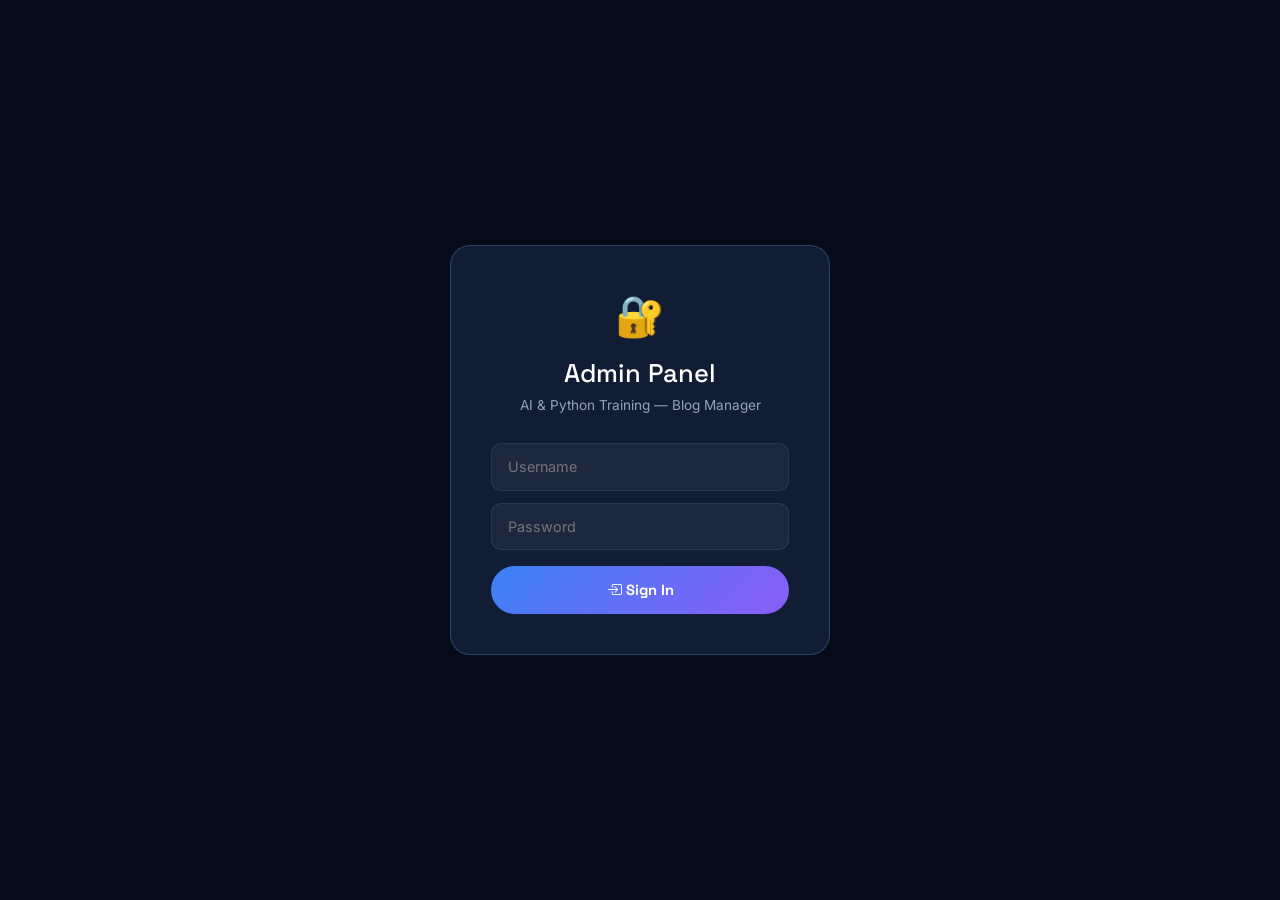
<file: admin.html>
<!DOCTYPE html>
<html lang="en">
<head>
  <script>(function(){var t=localStorage.getItem("dm")||"dark";document.documentElement.setAttribute("data-theme",t);})();</script>
<meta charset="UTF-8"/>
<meta name="viewport" content="width=device-width,initial-scale=1.0"/>
<title>Blog Admin — AI & Python Training</title>
<meta name="robots" content="noindex, nofollow"/>
<link href="https://cdn.jsdelivr.net/npm/bootstrap@5.3.3/dist/css/bootstrap.min.css" rel="stylesheet"/>
<link href="https://cdn.jsdelivr.net/npm/bootstrap-icons@1.11.3/font/bootstrap-icons.css" rel="stylesheet"/>
<link href="https://fonts.googleapis.com/css2?family=Inter:wght@400;500;600;700&family=Space+Grotesk:wght@600;700&family=JetBrains+Mono:wght@400&display=swap" rel="stylesheet"/>
<style>
:root{--bg:#060B18;--bg2:#0A1020;--card:#0D1526;--card2:#111D35;--brd:rgba(99,179,255,.12);--brd2:rgba(99,179,255,.25);--blue:#3B82F6;--blue2:#60A5FA;--purple:#8B5CF6;--green:#10B981;--green2:#34D399;--orange:#F59E0B;--red:#EF4444;--white:#fff;--text:#E2E8F0;--muted:#94A3B8;--dim:#475569;--g1:linear-gradient(135deg,#3B82F6,#8B5CF6);--r:10px;--r2:16px;--fn:'Inter',sans-serif;--fh:'Space Grotesk',sans-serif;--fm:'JetBrains Mono',monospace}
*{box-sizing:border-box;margin:0;padding:0}
body{font-family:var(--fn);background:var(--bg);color:var(--text);min-height:100vh}
/* LOGIN SCREEN */
#login-screen{position:fixed;inset:0;background:var(--bg);display:flex;align-items:center;justify-content:center;z-index:9999}
.login-box{background:var(--card2);border:1px solid var(--brd2);border-radius:20px;padding:40px;width:100%;max-width:380px;text-align:center}
.login-box h2{font-family:var(--fh);font-size:1.6rem;color:#fff;margin-bottom:6px}
.login-box p{color:var(--muted);font-size:.85rem;margin-bottom:28px}
.login-field{width:100%;background:rgba(255,255,255,.05);border:1.5px solid var(--brd);border-radius:var(--r);padding:12px 16px;color:#fff;font-size:.9rem;margin-bottom:12px;font-family:var(--fn);transition:border-color .2s}
.login-field:focus{outline:none;border-color:var(--blue)}
.login-btn{width:100%;background:var(--g1);border:none;border-radius:50px;padding:13px;color:#fff;font-family:var(--fh);font-size:.92rem;font-weight:700;cursor:pointer;margin-top:4px;transition:.2s}
.login-btn:hover{opacity:.9}
.login-err{color:var(--red);font-size:.8rem;margin-top:8px;display:none}
/* ADMIN LAYOUT */
#admin-panel{display:none}
.admin-header{background:var(--card2);border-bottom:1px solid var(--brd);padding:14px 24px;display:flex;align-items:center;justify-content:space-between;position:sticky;top:0;z-index:100}
.admin-brand{font-family:var(--fh);font-size:1.1rem;font-weight:700;color:#fff;display:flex;align-items:center;gap:8px}
.admin-nav{display:flex;gap:6px}
.anav-btn{padding:7px 16px;border-radius:50px;border:1px solid var(--brd);background:transparent;color:var(--muted);font-size:.8rem;font-weight:600;cursor:pointer;transition:.2s}
.anav-btn:hover,.anav-btn.active{background:var(--g1);border-color:transparent;color:#fff}
.admin-body{display:flex;min-height:calc(100vh - 57px)}
.sidebar{width:240px;background:var(--bg2);border-right:1px solid var(--brd);padding:20px 14px;flex-shrink:0}
.sidebar-item{display:flex;align-items:center;gap:9px;padding:10px 13px;border-radius:var(--r);font-size:.85rem;font-weight:500;color:var(--muted);cursor:pointer;transition:.2s;margin-bottom:4px}
.sidebar-item:hover,.sidebar-item.active{background:rgba(59,130,246,.1);color:var(--blue2)}
.sidebar-item i{font-size:1rem}
.content-area{flex:1;padding:28px;overflow-y:auto}
/* FORM */
.section-title{font-family:var(--fh);font-size:1.2rem;font-weight:700;color:#fff;margin-bottom:20px;display:flex;align-items:center;gap:8px}
.field-group{margin-bottom:18px}
.field-label{display:block;font-size:.78rem;font-weight:600;color:var(--text);margin-bottom:6px;letter-spacing:.03em}
.field-label .req{color:var(--red)}
.field-input{width:100%;background:rgba(255,255,255,.04);border:1.5px solid var(--brd);border-radius:var(--r);padding:11px 14px;color:#fff;font-size:.88rem;font-family:var(--fn);transition:border-color .2s;resize:none}
.field-input:focus{outline:none;border-color:var(--blue);background:rgba(59,130,246,.04)}
.field-input::placeholder{color:var(--dim)}
select.field-input option{background:var(--bg2)}
.field-hint{font-size:.72rem;color:var(--dim);margin-top:5px}
.two-col{display:grid;grid-template-columns:1fr 1fr;gap:16px}
/* CONTENT EDITOR */
.editor-toolbar{display:flex;gap:5px;flex-wrap:wrap;background:var(--bg2);border:1.5px solid var(--brd);border-bottom:1px solid var(--brd);border-radius:var(--r) var(--r) 0 0;padding:8px 10px}
.tb-btn{padding:5px 10px;border-radius:6px;border:1px solid var(--brd);background:transparent;color:var(--muted);font-size:.78rem;cursor:pointer;transition:.15s;font-family:var(--fm)}
.tb-btn:hover{background:rgba(59,130,246,.15);color:var(--blue2);border-color:var(--blue)}
.field-input.editor{border-radius:0 0 var(--r) var(--r);border-top:none;min-height:260px;font-family:var(--fm);font-size:.82rem;line-height:1.7}
/* PREVIEW */
.preview-box{background:var(--card);border:1px solid var(--brd);border-radius:var(--r2);padding:22px;margin-top:20px;max-height:340px;overflow-y:auto}
.preview-box h4{font-family:var(--fh);font-size:.78rem;text-transform:uppercase;letter-spacing:.1em;color:var(--blue2);margin-bottom:12px}
/* OUTPUT */
.output-box{background:#0D1117;border:1px solid var(--brd2);border-radius:var(--r);padding:18px;margin-top:20px;font-family:var(--fm);font-size:.78rem;line-height:1.65;color:#E2E8F0;white-space:pre-wrap;max-height:320px;overflow-y:auto;word-break:break-all}
/* BUTTONS */
.btn-gen{background:var(--g1);border:none;border-radius:50px;padding:12px 28px;color:#fff;font-family:var(--fh);font-size:.9rem;font-weight:700;cursor:pointer;display:inline-flex;align-items:center;gap:8px;transition:.2s}
.btn-gen:hover{opacity:.9;transform:translateY(-1px)}
.btn-copy{background:rgba(16,185,129,.12);border:1px solid rgba(16,185,129,.3);border-radius:50px;padding:9px 20px;color:var(--green2);font-family:var(--fh);font-size:.82rem;font-weight:600;cursor:pointer;display:inline-flex;align-items:center;gap:7px;transition:.2s;margin-left:10px}
.btn-copy:hover{background:rgba(16,185,129,.2)}
.btn-clear{background:rgba(239,68,68,.1);border:1px solid rgba(239,68,68,.25);border-radius:50px;padding:9px 20px;color:#F87171;font-family:var(--fh);font-size:.82rem;font-weight:600;cursor:pointer;display:inline-flex;align-items:center;gap:7px;transition:.2s;margin-left:10px}
/* POST LIST */
.post-list-item{background:var(--card);border:1px solid var(--brd);border-radius:var(--r2);padding:16px 20px;margin-bottom:10px;display:flex;align-items:center;gap:14px;transition:.2s}
.post-list-item:hover{border-color:var(--brd2)}
.pli-thumb{width:56px;height:42px;border-radius:8px;object-fit:cover;flex-shrink:0;background:var(--card2)}
.pli-title{font-family:var(--fh);font-size:.92rem;font-weight:600;color:#fff;margin-bottom:3px}
.pli-meta{font-size:.72rem;color:var(--dim)}
.pli-cat{font-size:.65rem;font-weight:700;padding:2px 9px;border-radius:50px;background:rgba(59,130,246,.15);color:var(--blue2);margin-left:8px}
.pli-actions{margin-left:auto;display:flex;gap:7px;flex-shrink:0}
.pli-btn{padding:6px 13px;border-radius:50px;font-size:.72rem;font-weight:600;cursor:pointer;border:1px solid;transition:.15s}
.pli-btn.del{border-color:rgba(239,68,68,.3);color:#F87171;background:rgba(239,68,68,.06)}
.pli-btn.del:hover{background:rgba(239,68,68,.15)}
.pli-btn.view{border-color:var(--brd);color:var(--muted);background:transparent}
.pli-btn.view:hover{border-color:var(--blue);color:var(--blue2)}
/* INSTRUCTIONS */
.instr-card{background:linear-gradient(135deg,rgba(59,130,246,.08),rgba(139,92,246,.08));border:1px solid var(--brd2);border-radius:var(--r2);padding:22px;margin-bottom:24px}
.instr-title{font-family:var(--fh);font-size:.9rem;font-weight:700;color:#fff;margin-bottom:12px}
.instr-step{display:flex;align-items:flex-start;gap:10px;margin-bottom:10px;font-size:.83rem;color:var(--muted)}
.instr-num{width:22px;height:22px;border-radius:50%;background:var(--g1);color:#fff;font-size:.68rem;font-weight:700;display:flex;align-items:center;justify-content:center;flex-shrink:0;margin-top:1px}
.badge-green{background:rgba(16,185,129,.15);border:1px solid rgba(16,185,129,.25);color:var(--green2);font-size:.68rem;font-weight:700;padding:2px 9px;border-radius:50px}
.badge-orange{background:rgba(245,158,11,.15);border:1px solid rgba(245,158,11,.25);color:var(--orange);font-size:.68rem;font-weight:700;padding:2px 9px;border-radius:50px}
/* SUCCESS TOAST */
.toast{position:fixed;bottom:24px;right:24px;background:rgba(16,185,129,.15);border:1px solid rgba(16,185,129,.3);color:var(--green2);padding:14px 20px;border-radius:var(--r);font-weight:600;font-size:.85rem;z-index:9999;display:none;align-items:center;gap:8px;backdrop-filter:blur(10px)}
.toast.show{display:flex;animation:slideUp .3s ease}
@keyframes slideUp{from{transform:translateY(20px);opacity:0}to{transform:translateY(0);opacity:1}}
</style>
</head>
<body>

<!-- TOAST -->
<div class="toast" id="toast"><i class="bi bi-check-circle-fill"></i><span id="toast-msg">Done!</span></div>

<!-- LOGIN SCREEN -->
<div id="login-screen">
  <div class="login-box">
    <div style="font-size:2.5rem;margin-bottom:12px">🔐</div>
    <h2>Admin Panel</h2>
    <p>AI &amp; Python Training — Blog Manager</p>
    <input type="text" class="login-field" id="l-user" placeholder="Username" autocomplete="off"/>
    <input type="password" class="login-field" id="l-pass" placeholder="Password"/>
    <button class="login-btn" onclick="doLogin()"><i class="bi bi-box-arrow-in-right"></i> Sign In</button>
    <div class="login-err" id="l-err">❌ Wrong credentials. Try again.</div>
  </div>
</div>

<!-- ADMIN PANEL -->
<div id="admin-panel">
<div style="background:rgba(245,158,11,.1);border-bottom:1px solid rgba(245,158,11,.3);color:#FCD34D;font-size:.78rem;padding:8px 24px;text-align:center">
      <i class="bi bi-shield-lock-fill me-1"></i><strong>Security Notice:</strong> In production cPanel, enable <em>Directory Privacy</em> or HTTP Basic Auth so admin.html cannot be probed directly by web bots.
    </div>
  <div class="admin-header">
    <div class="admin-brand"><span style="font-size:1.1rem">🐍</span>Blog Admin</div>
    <div class="admin-nav">
      <button class="anav-btn active" onclick="showTab('new-post')"><i class="bi bi-plus-circle"></i> New Post</button>
      <button class="anav-btn" onclick="showTab('all-posts')"><i class="bi bi-list-ul"></i> All Posts</button>
      <button class="anav-btn" onclick="showTab('instructions')"><i class="bi bi-info-circle"></i> How To</button>
      <button class="anav-btn" style="margin-left:8px;border-color:rgba(239,68,68,.3);color:#F87171" onclick="logout()"><i class="bi bi-box-arrow-right"></i> Logout</button>
    </div>
  </div>

  <!-- TAB: NEW POST -->
  <div id="tab-new-post" class="content-area" style="max-width:900px;margin:0 auto">
    <div class="section-title"><i class="bi bi-pencil-square" style="color:var(--blue2)"></i>Create New Blog Post</div>

    <div class="instr-card" style="margin-bottom:24px">
      <div class="instr-title">📋 Quick Guide</div>
      <div class="instr-step"><div class="instr-num">1</div>Fill in all the fields below, then click <strong style="color:var(--heading);">Generate JSON Entry</strong></div>
      <div class="instr-step"><div class="instr-num">2</div>Copy the generated code and open <code style="color:var(--blue2)">blogs.json</code> in a text editor</div>
      <div class="instr-step"><div class="instr-num">3</div>Paste it inside the <code style="color:var(--blue2)">[ ]</code> array (add a comma after the last existing entry first)</div>
      <div class="instr-step"><div class="instr-num">4</div>Upload the new <code style="color:var(--blue2)">blogs.json</code> to GoDaddy <code style="color:var(--blue2)">public_html</code> — done! ✅</div>
    </div>

    <div class="two-col">
      <div class="field-group">
        <label class="field-label">Post Title <span class="req">*</span></label>
        <input type="text" class="field-input" id="f-title" placeholder="e.g. How to Build a Chatbot with Python"/>
      </div>
      <div class="field-group">
        <label class="field-label">Category <span class="req">*</span></label>
        <select class="field-input" id="f-cat">
          <option value="">Select category</option>
          <option>Python</option><option>Machine Learning</option><option>Deep Learning</option>
          <option>NLP</option><option>Gen AI</option><option>Career</option><option>Projects</option>
        </select>
      </div>
    </div>

    <div class="field-group">
      <label class="field-label">Excerpt / Short Description <span class="req">*</span></label>
      <textarea class="field-input" id="f-excerpt" rows="2" placeholder="2-3 sentence summary shown on the blog card and in Google search results..."></textarea>
      <div class="field-hint">Keep it 120–160 characters for best SEO results. <span id="exc-count" style="color:var(--blue2)">0</span>/160</div>
    </div>

    <div class="two-col">
      <div class="field-group">
        <label class="field-label">Thumbnail Image Path <span class="req">*</span></label>
        <input type="text" class="field-input" id="f-thumb" placeholder="assets/images/blog/my-post-image.jpg"/>
        <div class="field-hint">Upload the image to your GoDaddy <code>public_html/assets/images/blog/</code> folder, then type the filename here. Supports .jpg .png .webp</div>
      </div>
      <div class="field-group">
        <label class="field-label">Tags (comma separated)</label>
        <input type="text" class="field-input" id="f-tags" placeholder="Python, ML, Beginners, Durgapur"/>
      </div>
    </div>

    <div class="two-col">
      <div class="field-group">
        <label class="field-label">Publish Date</label>
        <input type="date" class="field-input" id="f-date"/>
      </div>
      <div class="field-group">
        <label class="field-label">Read Time</label>
        <select class="field-input" id="f-read">
          <option>3 min read</option><option>4 min read</option><option>5 min read</option>
          <option>6 min read</option><option>7 min read</option><option>8 min read</option><option>10 min read</option>
        </select>
      </div>
    </div>

    <div class="field-group">
      <label class="field-label" style="display:flex;align-items:center;gap:8px">
        Full Article Content <span class="req">*</span>
        <span class="badge-green">Supports HTML</span>
      </label>
      <div class="editor-toolbar">
        <button class="tb-btn" onclick="ins('<h2>','</h2>')">H2</button>
        <button class="tb-btn" onclick="ins('<h3>','</h3>')">H3</button>
        <button class="tb-btn" onclick="ins('<strong>','</strong>')"><b>B</b></button>
        <button class="tb-btn" onclick="ins('<em>','</em>')"><i>I</i></button>
        <button class="tb-btn" onclick="ins('<p>','</p>')">¶</button>
        <button class="tb-btn" onclick="ins('<ul>\n  <li>','</li>\n  <li>item</li>\n</ul>')">List</button>
        <button class="tb-btn" onclick="ins('<a href=\"\" target=\"_blank\">','</a>')">Link</button>
        <button class="tb-btn" onclick="ins('<pre><code class=\"code-block\">','</code></pre>')">Code</button>
        <button class="tb-btn" onclick="ins('<img src=\"assets/images/blog/\" alt=\"\"  style=\"width:100%;border-radius:12px;margin:16px 0\" />')">Img</button>
        <button class="tb-btn" onclick="ins('<blockquote>','</blockquote>')">Quote</button>
      </div>
      <textarea class="field-input editor" id="f-content" placeholder="Write your full article here in HTML...&#10;&#10;Example:&#10;<p>Your intro paragraph...</p>&#10;<h2>Section Title</h2>&#10;<p>Section content...</p>&#10;<pre><code class=&quot;code-block&quot;>your_python_code_here()</code></pre>&#10;<p>More content...</p>"></textarea>
    </div>

    <div style="display:flex;align-items:center;gap:16px;margin-bottom:8px;flex-wrap:wrap">
      <label style="display:flex;align-items:center;gap:8px;cursor:pointer;font-size:.85rem;color:var(--muted)">
        <input type="checkbox" id="f-featured" style="accent-color:var(--orange)"/>
        <span>⭐ Mark as Featured Post</span>
      </label>
    </div>

    <div style="margin-top:8px;display:flex;flex-wrap:wrap;gap:8px">
      <button class="btn-gen" onclick="generateJSON()"><i class="bi bi-code-slash"></i>Generate JSON Entry</button>
      <button class="btn-clear" onclick="clearForm()"><i class="bi bi-trash3"></i>Clear Form</button>
    </div>

    <!-- OUTPUT -->
    <div id="output-section" style="display:none;margin-top:28px">
      <div style="display:flex;align-items:center;gap:10px;margin-bottom:10px;flex-wrap:wrap">
        <span style="font-family:var(--fh);font-weight:700;color:#fff;font-size:.95rem"><i class="bi bi-check-circle-fill" style="color:var(--green2)"></i> JSON Entry Generated</span>
        <span class="badge-orange">Copy everything below</span>
        <button class="btn-copy" onclick="copyOutput()"><i class="bi bi-clipboard"></i>Copy to Clipboard</button>
      </div>
      <div class="output-box" id="output-box"></div>
      <div style="background:rgba(245,158,11,.08);border:1px solid rgba(245,158,11,.2);border-radius:var(--r);padding:14px 16px;margin-top:14px;font-size:.82rem;color:rgba(252,211,77,.85)">
        <strong>⚡ Next step:</strong> Open <code>blogs.json</code> → find the last <code>}</code> before the closing <code>]</code> → add a comma → paste this entry → save → upload to GoDaddy.
      </div>
    </div>
  </div>

  <!-- TAB: ALL POSTS -->
  <div id="tab-all-posts" class="content-area" style="display:none;max-width:900px;margin:0 auto">
    <div class="section-title"><i class="bi bi-list-ul" style="color:var(--blue2)"></i>All Posts <span id="post-count" style="font-size:.8rem;font-weight:400;color:var(--muted);margin-left:8px"></span></div>
    <div id="posts-list">
      <div style="color:var(--muted);padding:20px 0">Loading posts...</div>
    </div>
  </div>

  <!-- TAB: INSTRUCTIONS -->
  <div id="tab-instructions" class="content-area" style="display:none;max-width:760px;margin:0 auto">
    <div class="section-title"><i class="bi bi-book" style="color:var(--blue2)"></i>How to Manage Your Blog</div>

    <div class="instr-card" style="margin-bottom:20px">
      <div class="instr-title">🚀 Adding a New Blog Post (Full Workflow)</div>
      <div class="instr-step"><div class="instr-num">1</div>Upload your thumbnail image to <code style="color:var(--blue2)">public_html/assets/images/blog/</code> on GoDaddy (e.g. <code>my-post.jpg</code>)</div>
      <div class="instr-step"><div class="instr-num">2</div>Come to this admin panel → New Post tab → fill all the fields</div>
      <div class="instr-step"><div class="instr-num">3</div>Click <strong style="color:var(--heading);">Generate JSON Entry</strong> → copy the output</div>
      <div class="instr-step"><div class="instr-num">4</div>Download <code style="color:var(--blue2)">blogs.json</code> from your GoDaddy server</div>
      <div class="instr-step"><div class="instr-num">5</div>Open it in Notepad → find the last <code>{"{"}</code> closing brace → add a comma after it → paste your new entry</div>
      <div class="instr-step"><div class="instr-num">6</div>Save and re-upload <code style="color:var(--blue2)">blogs.json</code> to GoDaddy → your post is live instantly! ✅</div>
    </div>

    <div class="instr-card" style="margin-bottom:20px">
      <div class="instr-title">🖼️ Image Guidelines for Best Results</div>
      <div class="instr-step"><div class="instr-num">1</div>Recommended thumbnail size: <strong style="color:var(--heading);">1200 × 630px</strong> (same as Facebook/WhatsApp share size)</div>
      <div class="instr-step"><div class="instr-num">2</div>Format: <strong style="color:var(--heading);">.jpg or .webp</strong> for smallest file size. Keep under 200KB.</div>
      <div class="instr-step"><div class="instr-num">3</div>Name your files clearly: <code style="color:var(--blue2)">python-basics-durgapur.jpg</code> (no spaces, lowercase)</div>
      <div class="instr-step"><div class="instr-num">4</div>Upload to <code style="color:var(--blue2)">public_html/assets/images/blog/</code> folder. If that folder doesn't exist, create it.</div>
      <div class="instr-step"><div class="instr-num">5</div>In the form, type: <code style="color:var(--blue2)">assets/images/blog/your-image.jpg</code></div>
    </div>

    <div class="instr-card">
      <div class="instr-title">✍️ Writing Good Content (HTML Tips)</div>
      <div style="background:#0D1117;border-radius:var(--r);padding:16px;margin-top:8px;font-family:var(--fm);font-size:.78rem;line-height:1.8;color:#E2E8F0">
&lt;p&gt;Your paragraph text here.&lt;/p&gt;<br/><br/>
&lt;h2&gt;Section Heading&lt;/h2&gt;<br/><br/>
&lt;pre&gt;&lt;code class="code-block"&gt;<br/>
import pandas as pd<br/>
df = pd.read_csv('data.csv')<br/>
&lt;/code&gt;&lt;/pre&gt;<br/><br/>
&lt;img src="assets/images/blog/screenshot.jpg" alt="Description"/&gt;<br/><br/>
&lt;blockquote&gt;A key quote or insight.&lt;/blockquote&gt;
      </div>
    </div>
  </div>
</div>

<script>
/* ── SECURE CREDENTIAL CHECK (SHA-256) ── */
// User: 'biswarup', Pass: 'aipython2026' (stored only as cryptographic hashes)
var USER_HASH = 'a5ba8afb0b8332950606b8e5e7a1f9b865d6746a0fea74747724822b523e0e47';
var PASS_HASH = '125c01a2e7a9c6355ecfc82a818d75965d4f408d78b0842012ac98dbed779623';

async function sha256(str) {
  var buf = await crypto.subtle.digest('SHA-256', new TextEncoder().encode(str));
  return Array.from(new Uint8Array(buf)).map(function(b){ return b.toString(16).padStart(2, '0'); }).join('');
}

/* ── LOGIN ── */
async function doLogin(){
  var u=document.getElementById('l-user').value.trim();
  var p=document.getElementById('l-pass').value;
  var uHash = await sha256(u);
  var pHash = await sha256(p);

  if(uHash === USER_HASH && pHash === PASS_HASH){
    sessionStorage.setItem('blog-admin','1');
    document.getElementById('login-screen').style.display='none';
    document.getElementById('admin-panel').style.display='block';
    loadPosts();
    document.getElementById('f-date').value=new Date().toISOString().split('T')[0];
  } else {
    document.getElementById('l-err').style.display='block';
    setTimeout(function(){document.getElementById('l-err').style.display='none';},3000);
  }
}
document.addEventListener('keydown',function(e){if(e.key==='Enter'&&document.getElementById('login-screen').style.display!=='none')doLogin();});
function logout(){sessionStorage.removeItem('blog-admin');location.reload();}
if(sessionStorage.getItem('blog-admin')==='1'){
  document.getElementById('login-screen').style.display='none';
  document.getElementById('admin-panel').style.display='block';
  document.getElementById('f-date').value=new Date().toISOString().split('T')[0];
  loadPosts();
}

/* ── TABS ── */
function showTab(tab){
  ['new-post','all-posts','instructions'].forEach(function(t){
    document.getElementById('tab-'+t).style.display='none';
  });
  document.getElementById('tab-'+tab).style.display='block';
  document.querySelectorAll('.anav-btn').forEach(function(b,i){b.classList.remove('active');});
  var tabs=['new-post','all-posts','instructions'];
  var idx=tabs.indexOf(tab);
  document.querySelectorAll('.anav-btn')[idx].classList.add('active');
  if(tab==='all-posts')loadPosts();
}

/* ── TOOLBAR INSERT ── */
function ins(open,close){
  var ta=document.getElementById('f-content');
  var s=ta.selectionStart,e=ta.selectionEnd;
  var sel=ta.value.substring(s,e);
  ta.value=ta.value.substring(0,s)+open+(close?sel:'')+(close||'')+ta.value.substring(e);
  ta.focus();
}

/* ── EXCERPT COUNTER ── */
document.getElementById('f-excerpt').addEventListener('input',function(){
  document.getElementById('exc-count').textContent=this.value.length;
});

/* ── SLUG GENERATOR ── */
function makeSlug(title){
  return title.toLowerCase().trim().replace(/[^a-z0-9\s-]/g,'').replace(/\s+/g,'-').replace(/-+/g,'-').substring(0,60);
}

/* ── GENERATE JSON ── */
function generateJSON(){
  var title=document.getElementById('f-title').value.trim();
  var cat=document.getElementById('f-cat').value;
  var excerpt=document.getElementById('f-excerpt').value.trim();
  var thumb=document.getElementById('f-thumb').value.trim();
  var tags=document.getElementById('f-tags').value.split(',').map(function(t){return t.trim();}).filter(Boolean);
  var date=document.getElementById('f-date').value||new Date().toISOString().split('T')[0];
  var readTime=document.getElementById('f-read').value;
  var content=document.getElementById('f-content').value.trim();
  var featured=document.getElementById('f-featured').checked;

  if(!title){alert('Please enter a post title.');return;}
  if(!cat){alert('Please select a category.');return;}
  if(!excerpt){alert('Please enter an excerpt.');return;}
  if(!content){alert('Please add some content.');return;}

  var id=Date.now().toString();
  var slug=makeSlug(title);

  var entry={
    id:id, slug:slug, title:title, excerpt:excerpt,
    content:content, category:cat, tags:tags,
    thumbnail:thumb||'', author:'Biswarup Mukherjee',
    date:date, read_time:readTime, featured:featured
  };

  var json=JSON.stringify(entry,null,2);
  document.getElementById('output-box').textContent=json;
  document.getElementById('output-section').style.display='block';
  document.getElementById('output-section').scrollIntoView({behavior:'smooth'});
}

/* ── COPY ── */
function copyOutput(){
  var text=document.getElementById('output-box').textContent;
  navigator.clipboard.writeText(text).then(function(){showToast('Copied to clipboard! Now paste into blogs.json');});
}
function showToast(msg){
  document.getElementById('toast-msg').textContent=msg;
  var t=document.getElementById('toast');
  t.classList.add('show');
  setTimeout(function(){t.classList.remove('show');},3500);
}
function clearForm(){
  ['f-title','f-cat','f-excerpt','f-thumb','f-tags','f-content'].forEach(function(id){document.getElementById(id).value='';});
  document.getElementById('f-featured').checked=false;
  document.getElementById('output-section').style.display='none';
  document.getElementById('f-date').value=new Date().toISOString().split('T')[0];
  document.getElementById('exc-count').textContent='0';
}

/* ── LOAD ALL POSTS ── */
function loadPosts(){
  fetch('blogs.json?v='+Date.now())
    .then(function(r){if(!r.ok)throw new Error('HTTP '+r.status);return r.json();})
    .then(function(data){
      document.getElementById('post-count').textContent='('+data.length+' posts)';
      var sorted=data.sort(function(a,b){return new Date(b.date)-new Date(a.date);});
      document.getElementById('posts-list').innerHTML=sorted.map(function(p){
        var imgHtml=p.thumbnail?'<img src="'+p.thumbnail+'" alt="" class="pli-thumb" onerror="this.style.display=\'none\'"/>':'<div class="pli-thumb" style="background:linear-gradient(135deg,#1D4ED8,#7C3AED);display:flex;align-items:center;justify-content:center;font-size:1.2rem">📝</div>';
        return '<div class="post-list-item">'+imgHtml
          +'<div style="flex:1;min-width:0">'
          +'<div class="pli-title">'+p.title+'<span class="pli-cat">'+p.category+'</span>'+(p.featured?'<span style="margin-left:6px;font-size:.65rem;color:var(--orange)">⭐</span>':'')+'</div>'
          +'<div class="pli-meta">'+p.date+' · '+p.read_time+' · <code style="font-size:.68rem;color:var(--dim)">'+p.slug+'</code></div>'
          +'</div>'
          +'<div class="pli-actions">'
          +'<button class="pli-btn view" onclick="window.open(\'post.html?slug='+p.slug+'\',\'_blank\')"><i class="bi bi-eye"></i> View</button>'
          +'</div></div>';
      }).join('');
    })
    .catch(function(){
      // Try inline fallback
      var fallback = [
  {
    "id": "1",
    "slug": "python-basics-durgapur",
    "title": "Python Basics: Getting Started with Variables, Lists & Loops",
    "excerpt": "New to coding? This guide walks you through Python's core building blocks with simple examples you can run right now in your browser.",
    "content": "<p>Python is the world's most beginner-friendly programming language — and also one of the most powerful. In this post, we'll cover the three most important concepts every Python beginner must master: <strong>variables, lists, and loops</strong>.</p>\n\n<h2>1. Variables — Storing Information</h2>\n<p>A variable is simply a named container for a value. Think of it like a labelled box.</p>\n<pre><code class=\"code-block\">name = \"Rahul\"\nage = 22\ncity = \"Durgapur\"\n\nprint(f\"Hello! I'm {name}, {age} years old from {city}.\")</code></pre>\n<p>Output: <code>Hello! I'm Rahul, 22 years old from Durgapur.</code></p>\n\n<h2>2. Lists — Storing Multiple Values</h2>\n<p>A list holds multiple values in a single variable. Lists are ordered, changeable, and allow duplicates.</p>\n<pre><code class=\"code-block\">courses = [\"Python\", \"Machine Learning\", \"Deep Learning\", \"NLP\"]\n\nprint(courses[0])    # Python\nprint(courses[-1])   # NLP\nprint(len(courses))  # 4</code></pre>\n\n<h2>3. Loops — Repeating Actions</h2>\n<p>Loops let you repeat a block of code without writing it multiple times.</p>\n<pre><code class=\"code-block\">for course in courses:\n    print(f\"Learning: {course}\")\n\n# Output:\n# Learning: Python\n# Learning: Machine Learning\n# Learning: Deep Learning\n# Learning: NLP</code></pre>\n\n<h2>Practice Exercise</h2>\n<p>Try this at home: create a list of 5 cities in West Bengal and print each one using a loop. This single exercise will cement your understanding of both lists and loops together.</p>\n\n<p>Ready to go deeper? Join our <strong>Python Fundamentals batch in Durgapur</strong> — we cover all of this and much more with live projects you actually build.</p>",
    "category": "Python",
    "tags": [
      "Python",
      "Beginners",
      "Variables",
      "Loops"
    ],
    "thumbnail": "assets/images/blog/python-basics.jpg",
    "author": "Biswarup Mukherjee",
    "date": "2025-12-01",
    "read_time": "5 min read",
    "featured": true
  },
  {
    "id": "2",
    "slug": "machine-learning-diabetes-prediction",
    "title": "How We Built a Live Diabetes Prediction App Using Machine Learning",
    "excerpt": "A step-by-step breakdown of one of our most popular student projects — a real ML model trained on medical data, deployed live on Streamlit Cloud.",
    "content": "<p>One of the first real projects our students build is a <strong>diabetes prediction application</strong>. It uses actual medical data, a trained machine learning model, and is deployed live on the internet for anyone to use. Here's how it works.</p>\n\n<h2>The Dataset</h2>\n<p>We use the Pima Indians Diabetes Dataset — a classic ML dataset with 768 samples and 8 features including glucose level, BMI, age, and insulin levels. The target is binary: diabetic or not.</p>\n\n<h2>The ML Pipeline</h2>\n<pre><code class=\"code-block\">import pandas as pd\nfrom sklearn.ensemble import RandomForestClassifier\nfrom sklearn.model_selection import train_test_split\nfrom sklearn.metrics import accuracy_score\n\n# Load data\ndf = pd.read_csv('diabetes.csv')\nX = df.drop('Outcome', axis=1)\ny = df['Outcome']\n\n# Split and train\nX_train, X_test, y_train, y_test = train_test_split(X, y, test_size=0.2)\nmodel = RandomForestClassifier(n_estimators=100, random_state=42)\nmodel.fit(X_train, y_train)\n\n# Evaluate\nprint(f\"Accuracy: {accuracy_score(y_test, model.predict(X_test))*100:.1f}%\")</code></pre>\n\n<h2>Deploying with Streamlit</h2>\n<p>Once the model is trained, we wrap it in a Streamlit interface — sliders for each health parameter, a predict button, and an instant result. The whole UI takes about 30 lines of Python code.</p>\n\n<h2>See It Live</h2>\n<p>You can try our student's live app at <a href=\"https://diabetespredictor2026.streamlit.app\" target=\"_blank\">diabetespredictor2026.streamlit.app</a>. This is exactly the kind of project you build in our Full Program.</p>",
    "category": "Machine Learning",
    "tags": [
      "ML",
      "Scikit-learn",
      "Streamlit",
      "Projects"
    ],
    "thumbnail": "assets/images/blog/ml-diabetes.jpg",
    "author": "Biswarup Mukherjee",
    "date": "2025-12-10",
    "read_time": "7 min read",
    "featured": true
  },
  {
    "id": "3",
    "slug": "why-learn-python-durgapur",
    "title": "Why Python Is the #1 Skill to Learn in Durgapur in 2026",
    "excerpt": "The job market has shifted. Here's exactly why Python — specifically AI and ML skills — is the highest-ROI skill you can learn in the Asansol-Durgapur belt right now.",
    "content": "<p>If you're a student or working professional in Durgapur or Asansol asking yourself <em>\"what skill should I learn in 2026?\"</em> — the answer is Python. Specifically Python for AI and data science. Here's why.</p>\n\n<h2>The Demand is Real and Local</h2>\n<p>Companies in Kolkata and beyond are actively hiring Python developers with AI skills. Many students from our Durgapur batches have secured data analyst and ML engineer roles within months of completing the course.</p>\n\n<h2>Python is Beginner Friendly</h2>\n<p>Unlike Java or C++, Python reads almost like English. Compare these two ways to print \"Hello World\":</p>\n<pre><code class=\"code-block\"># Java\nSystem.out.println(\"Hello World\");\n\n# Python\nprint(\"Hello World\")</code></pre>\n<p>Python's simplicity means you spend less time fighting syntax and more time solving real problems.</p>\n\n<h2>The AI Revolution is Here</h2>\n<p>ChatGPT, Gemini, image recognition systems, recommendation engines — all built with Python. Learning Python today means you're positioned to work with the technologies that are reshaping every industry.</p>\n\n<h2>The Salary Picture</h2>\n<p>Entry-level data analysts in India earn ₹3.5–6 LPA. ML engineers with deployment skills command ₹8–15 LPA within 2–3 years. That's the career trajectory our Full Program is designed to put you on.</p>\n\n<p><strong>Ready to start?</strong> Our next batch in Durgapur begins January 15. <a href=\"#contact\">Call us at +91 7001186689</a> to reserve your seat.</p>",
    "category": "Career",
    "tags": [
      "Career",
      "Python",
      "Durgapur",
      "Jobs"
    ],
    "thumbnail": "assets/images/blog/python-career.jpg",
    "author": "Biswarup Mukherjee",
    "date": "2025-12-18",
    "read_time": "4 min read",
    "featured": false
  }
];
      var sorted=fallback.sort(function(a,b){return new Date(b.date)-new Date(a.date);});
      document.getElementById('post-count').textContent='('+sorted.length+' posts — from local data)';
      document.getElementById('posts-list').innerHTML=sorted.map(function(p){
        return '<div class="post-list-item"><div style="flex:1"><div class="pli-title">'+p.title+'<span class="pli-cat">'+p.category+'</span></div><div class="pli-meta">'+p.date+' · '+p.read_time+'</div></div><div class="pli-actions"><button class="pli-btn view" onclick="window.open(\'post.html?slug=\'+p.slug+\'\',\'_blank\')"><i class="bi bi-eye"></i> View</button></div></div>';
      }).join('');
    });
}
</script>
</body>
</html>
</file>
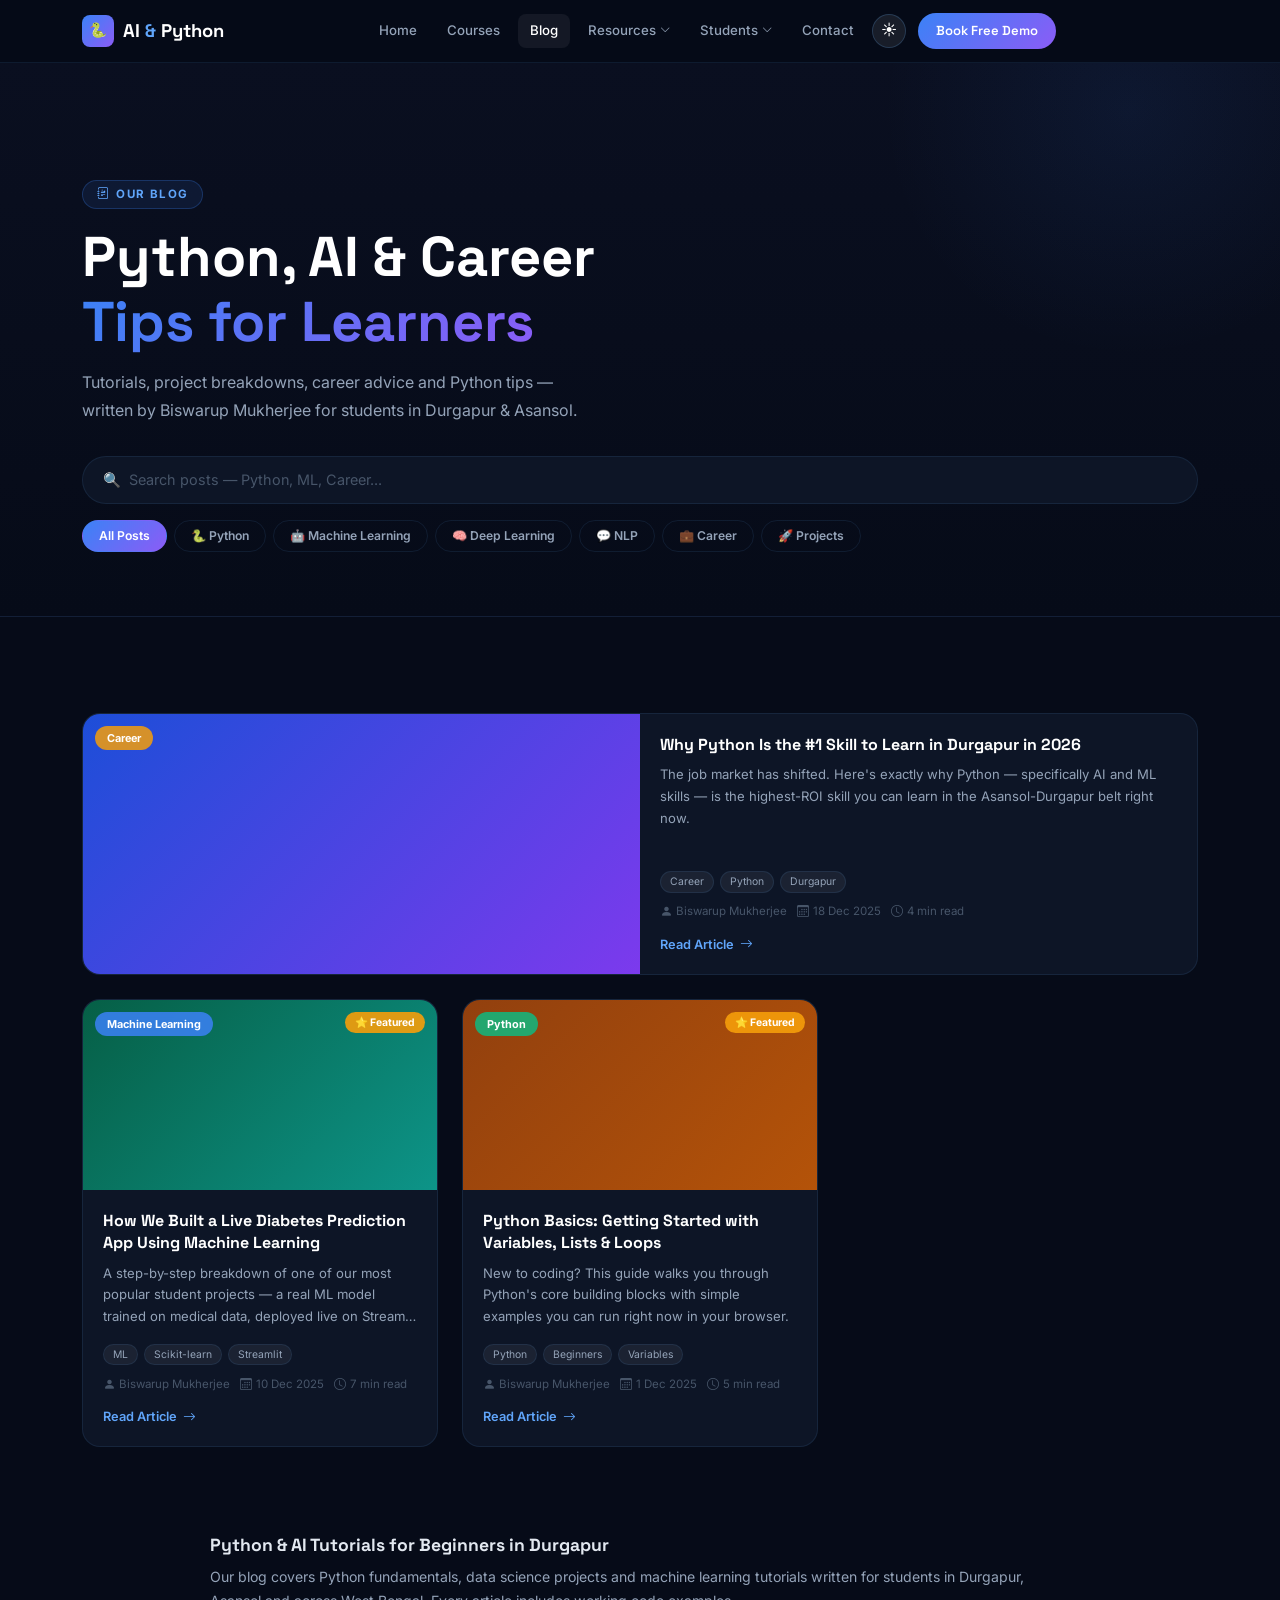
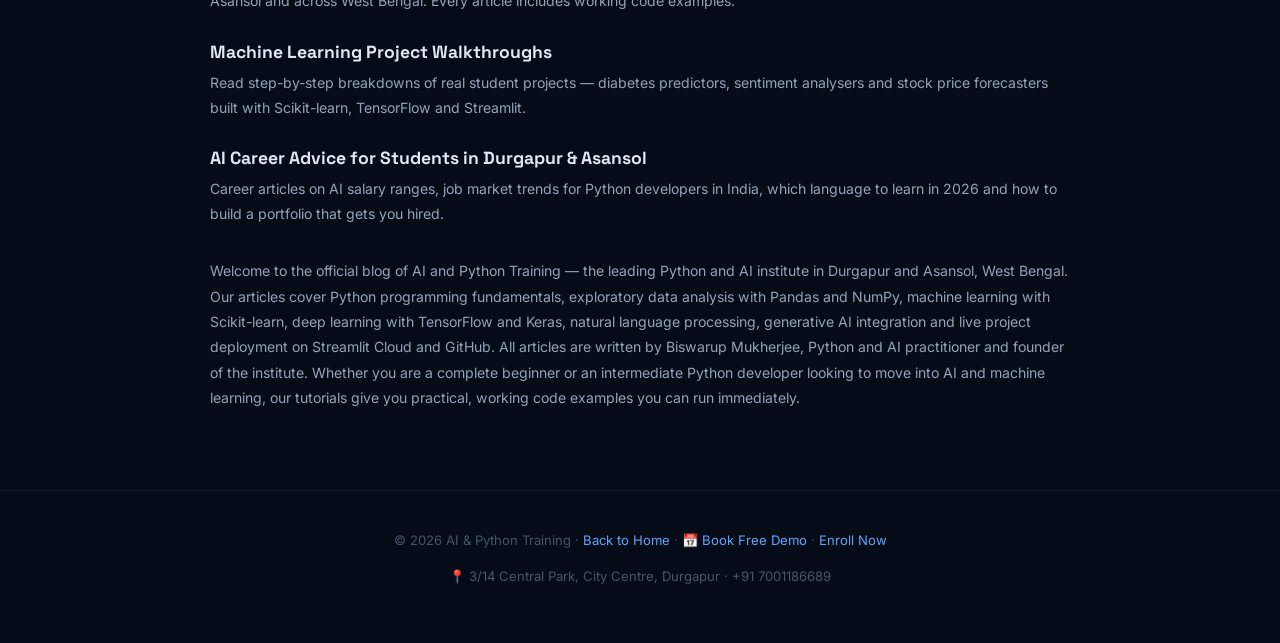
<file: blog.html>
<!DOCTYPE html>
<html lang="en-IN">
<head>
  <script>(function(){var t=localStorage.getItem("dm")||"dark";document.documentElement.setAttribute("data-theme",t);})();</script>
<meta charset="UTF-8"/>
<meta name="viewport" content="width=device-width,initial-scale=1.0"/>
<title>Python & AI Blog — Tutorials & Career Tips | Durgapur</title>
<meta name="description" content="Free Python tutorials, ML project breakdowns and AI career tips from AI & Python Training Durgapur. For students in Durgapur & Asansol, West Bengal."/>
<meta name="keywords" content="Python blog Durgapur, AI tutorials, machine learning tips India, Python career advice West Bengal"/>
<meta name="robots" content="index, follow"/>
<link rel="canonical" href="https://pythonforai.in/blog.html"/>
<link rel="sitemap" type="application/xml" href="https://pythonforai.in/sitemap.xml"/>
<meta property="og:type" content="website"/>
<meta property="og:site_name" content="AI and Python Training"/>
<meta property="og:title" content="Python & AI Blog — Tutorials & Career Tips | Durgapur"/>
<meta property="og:description" content="Free Python tutorials, ML project breakdowns and AI career tips from AI & Python Training Durgapur. For students in Durgapur & Asansol, West Bengal."/>
<meta property="og:url" content="https://pythonforai.in/blog.html"/>
<meta property="og:image" content="https://pythonforai.in/assets/images/og-cover.jpg"/>
<meta property="og:image:width" content="1200"/>
<meta property="og:image:height" content="630"/>
<meta property="og:image:alt" content="AI and Python Training Durgapur"/>
<meta property="og:locale" content="en_IN"/>
<meta name="twitter:card" content="summary_large_image"/>
<meta name="twitter:title" content="Python & AI Blog — Tutorials & Career Tips | Durgapur"/>
<meta name="twitter:description" content="Free Python tutorials, ML project breakdowns and AI career tips from AI & Python Training Durgapur. For students in Durgapur & Asansol, West Bengal."/>
<meta name="twitter:image" content="https://pythonforai.in/assets/images/og-cover.jpg"/>
<link rel="preconnect" href="https://fonts.googleapis.com" crossorigin/>
<link rel="preconnect" href="https://cdn.jsdelivr.net" crossorigin/>
<link rel="dns-prefetch" href="https://wa.me"/>
<script type="application/ld+json">
{"@context":"https://schema.org","@type":"Blog","name":"AI and Python Training Blog","description":"Free Python tutorials, ML project breakdowns and AI career tips from AI & Python Training Durgapur. For students in Durgapur & Asansol, West Bengal.","url":"https://pythonforai.in/blog.html","publisher":{"@type":"EducationalOrganization","name":"AI and Python Training","url":"https://pythonforai.in"}}
</script>
<link href="https://cdn.jsdelivr.net/npm/bootstrap@5.3.3/dist/css/bootstrap.min.css" rel="stylesheet"/>
<link href="https://cdn.jsdelivr.net/npm/bootstrap-icons@1.11.3/font/bootstrap-icons.css" rel="stylesheet"/>
<link href="https://fonts.googleapis.com/css2?family=Inter:wght@300;400;500;600;700;800&family=Space+Grotesk:wght@500;600;700;800&family=JetBrains+Mono:wght@400;500&display=swap" rel="stylesheet"/>
<style>
:root{
  --bg:#060B18;--bg2:#0A1020;--card:#0D1526;--card2:#111D35;
  --brd:rgba(99,179,255,.10);--brd2:rgba(99,179,255,.20);
  --blue:#3B82F6;--blue2:#60A5FA;--purple:#8B5CF6;--purple2:#A78BFA;
  --cyan:#06B6D4;--green:#10B981;--green2:#34D399;--orange:#F59E0B;
  --white:#fff;--text:#E2E8F0;--muted:#94A3B8;--dim:#475569;
  --g1:linear-gradient(135deg,#3B82F6,#8B5CF6);
  --g2:linear-gradient(135deg,#06B6D4,#3B82F6);
  --glow:0 0 40px rgba(59,130,246,.2);
  --r:10px;--r2:18px;--tr:.3s cubic-bezier(.4,0,.2,1);
  --fh:'Space Grotesk',sans-serif;--fn:'Inter',sans-serif;--fm:'JetBrains Mono',monospace;
}
*,*::before,*::after{box-sizing:border-box;margin:0;padding:0}
html{scroll-behavior:smooth}
body{font-family:var(--fn);background:var(--bg);color:var(--text);overflow-x:hidden}
a{text-decoration:none;color:inherit}
img{max-width:100%}
::-webkit-scrollbar{width:4px}
::-webkit-scrollbar-thumb{background:var(--blue);border-radius:2px}

/* NAV */
#nav{position:fixed;top:0;left:0;right:0;z-index:1000;background:rgba(6,11,24,.97);backdrop-filter:blur(16px);border-bottom:1px solid var(--brd);padding:14px 0}
.nav-in{display:flex;align-items:center;justify-content:space-between;gap:16px}
.nav-brand{font-family:var(--fh);font-size:1.2rem;font-weight:700;color:#fff;display:flex;align-items:center;gap:9px}
.nav-icon{width:32px;height:32px;background:var(--g1);border-radius:8px;display:flex;align-items:center;justify-content:center;font-size:.9rem}
.nav-links a{font-size:.84rem;font-weight:500;color:var(--muted);padding:7px 13px;border-radius:8px;transition:.2s;display:inline-block}
.nav-links a:hover,.nav-links a.active{color:#fff;background:rgba(255,255,255,.06)}
.nav-links a.active{color:var(--blue2)}

/* HERO */
.blog-hero{padding:120px 0 64px;background:linear-gradient(180deg,#0A0F20 0%,var(--bg) 100%);border-bottom:1px solid var(--brd);position:relative;overflow:hidden}
.blog-hero::before{content:'';position:absolute;width:500px;height:500px;border-radius:50%;background:radial-gradient(circle,rgba(59,130,246,.08) 0%,transparent 70%);top:-200px;right:-100px}
.blog-hero-tag{display:inline-flex;align-items:center;gap:6px;background:rgba(59,130,246,.1);border:1px solid rgba(59,130,246,.25);color:var(--blue2);font-size:.72rem;font-weight:700;letter-spacing:.12em;text-transform:uppercase;padding:5px 14px;border-radius:50px;margin-bottom:16px}
.blog-hero h1{font-family:var(--fh);font-size:clamp(2rem,5vw,3.5rem);font-weight:800;color:#fff;line-height:1.15;margin-bottom:14px}
.blog-hero h1 span{background:var(--g1);-webkit-background-clip:text;-webkit-text-fill-color:transparent;background-clip:text}
.blog-hero p{font-size:1rem;color:var(--muted);max-width:520px;line-height:1.75}

/* SEARCH + FILTER */
.search-bar{display:flex;gap:10px;margin:32px 0 0;flex-wrap:wrap}
.search-input{flex:1;min-width:220px;background:var(--card);border:1.5px solid var(--brd);border-radius:50px;padding:12px 20px;color:#fff;font-size:.9rem;font-family:var(--fn);transition:border-color .2s}
.search-input:focus{outline:none;border-color:var(--blue)}
.search-input::placeholder{color:var(--dim)}
.filter-pills{display:flex;gap:7px;flex-wrap:wrap;margin-top:16px}
.filter-pill{font-size:.76rem;font-weight:600;padding:6px 16px;border-radius:50px;border:1.5px solid var(--brd);color:var(--muted);cursor:pointer;background:transparent;transition:var(--tr)}
.filter-pill:hover,.filter-pill.active{background:var(--g1);border-color:transparent;color:#fff}

/* BLOG GRID */
.blog-grid{display:grid;grid-template-columns:repeat(auto-fill,minmax(300px,1fr));gap:24px;margin-top:48px}
.blog-card{background:var(--card);border:1px solid var(--brd);border-radius:var(--r2);overflow:hidden;transition:var(--tr);display:flex;flex-direction:column;cursor:pointer}
.blog-card:hover{border-color:var(--brd2);transform:translateY(-4px);box-shadow:var(--glow)}
.bc-thumb{height:190px;overflow:hidden;position:relative;flex-shrink:0}
.bc-thumb img{width:100%;height:100%;object-fit:cover;transition:transform .5s}
.blog-card:hover .bc-thumb img{transform:scale(1.05)}
.bc-thumb-placeholder{width:100%;height:100%;display:flex;align-items:center;justify-content:center;font-size:2.5rem}
.bc-cat{position:absolute;top:12px;left:12px;font-size:.68rem;font-weight:700;padding:4px 12px;border-radius:50px;backdrop-filter:blur(8px)}
.bc-featured{position:absolute;top:12px;right:12px;background:rgba(245,158,11,.9);color:#fff;font-size:.65rem;font-weight:700;padding:3px 10px;border-radius:50px}
.bc-body{padding:20px;flex:1;display:flex;flex-direction:column}
.bc-title{font-family:var(--fh);font-size:1rem;font-weight:700;color:#fff;margin-bottom:8px;line-height:1.4;display:-webkit-box;-webkit-line-clamp:2;-webkit-box-orient:vertical;overflow:hidden}
.bc-excerpt{font-size:.82rem;color:var(--muted);line-height:1.65;margin-bottom:16px;flex:1;display:-webkit-box;-webkit-line-clamp:3;-webkit-box-orient:vertical;overflow:hidden}
.bc-meta{display:flex;align-items:center;gap:10px;font-size:.72rem;color:var(--dim);flex-wrap:wrap}
.bc-meta .bi{font-size:.75rem}
.bc-meta span{display:flex;align-items:center;gap:4px}
.bc-read{margin-top:14px;display:inline-flex;align-items:center;gap:6px;font-size:.8rem;font-weight:600;color:var(--blue2);transition:gap .2s}
.blog-card:hover .bc-read{gap:10px}

/* FEATURED CARD (first post) */
.blog-card.featured-card{grid-column:1/-1}
@media(min-width:768px){
  .blog-card.featured-card{grid-template-columns:1fr 1fr;display:grid}
  .blog-card.featured-card .bc-thumb{height:auto;min-height:260px}
}

/* NO RESULTS */
.no-results{text-align:center;padding:60px 20px;color:var(--muted)}
.no-results i{font-size:3rem;display:block;margin-bottom:16px;opacity:.4}

/* PAGINATION */
.pagination-wrap{display:flex;justify-content:center;gap:8px;margin-top:48px;flex-wrap:wrap}
.pg-btn{width:40px;height:40px;border-radius:10px;border:1px solid var(--brd);background:transparent;color:var(--muted);font-size:.85rem;cursor:pointer;transition:var(--tr);display:flex;align-items:center;justify-content:center}
.pg-btn:hover,.pg-btn.active{background:var(--g1);border-color:transparent;color:#fff}

/* FOOTER */
.blog-footer{background:var(--bg);border-top:1px solid var(--brd);padding:40px 0;margin-top:80px;text-align:center}
.blog-footer p{font-size:.82rem;color:var(--dim)}
.blog-footer a{color:var(--blue2)}

/* CAT colours */
.cat-python{background:rgba(16,185,129,.85);color:#fff}
.cat-ml{background:rgba(59,130,246,.85);color:#fff}
.cat-career{background:rgba(245,158,11,.85);color:#fff}
.cat-deeplearning{background:rgba(139,92,246,.85);color:#fff}
.cat-nlp{background:rgba(6,182,212,.85);color:#fff}
.cat-genai{background:rgba(236,72,153,.85);color:#fff}
.cat-projects{background:rgba(16,185,129,.85);color:#fff}
.cat-default{background:rgba(99,102,241,.85);color:#fff}

/* SKELETON */
.skel{background:linear-gradient(90deg,rgba(255,255,255,.04) 25%,rgba(255,255,255,.08) 50%,rgba(255,255,255,.04) 75%);background-size:200% 100%;animation:shimmer 1.4s infinite;border-radius:6px}
@keyframes shimmer{0%{background-position:200% 0}100%{background-position:-200% 0}}
.skel-card{background:var(--card);border:1px solid var(--brd);border-radius:var(--r2);overflow:hidden}
.skel-img{height:190px}
.skel-body{padding:20px}
.skel-line{height:12px;margin-bottom:10px}
.skel-line.w80{width:80%}
.skel-line.w60{width:60%}
.skel-line.w40{width:40%}

@media(max-width:600px){.blog-grid{grid-template-columns:1fr}}

/* ── LIGHT THEME FOR BLOG ── */
[data-theme="light"] .b-card,
[data-theme="light"] .featured-card,
[data-theme="light"] .author-card,
[data-theme="light"] .post-box,
[data-theme="light"] .sb-widget {
  background: #FFFFFF !important;
  border-color: rgba(148, 163, 184, 0.25) !important;
  box-shadow: 0 4px 16px rgba(15, 23, 42, 0.05);
}
[data-theme="light"] .b-card h2,
[data-theme="light"] .featured-card h2,
[data-theme="light"] .post-title,
[data-theme="light"] .sb-widget h3 {
  color: #0F172A !important;
}
[data-theme="light"] .b-card p,
[data-theme="light"] .featured-card p,
[data-theme="light"] .post-content,
[data-theme="light"] .sb-widget p {
  color: #334155 !important;
}
[data-theme="light"] .search-input {
  background: #FFFFFF !important;
  border-color: rgba(148, 163, 184, 0.4) !important;
  color: #0F172A !important;
}
[data-theme="light"] .cat-pill {
  background: #F1F5F9 !important;
  border-color: rgba(148, 163, 184, 0.3) !important;
  color: #475569 !important;
}
[data-theme="light"] .cat-pill.active,
[data-theme="light"] .cat-pill:hover {
  background: var(--blue) !important;
  color: #FFFFFF !important;
}

</style>
  <link rel="stylesheet" href="assets/css/shared.css"/>
</head>
<body data-page="blog">
  <script src="assets/js/nav.js"></script>

<!-- NAV -->


<!-- HERO -->
<div class="blog-hero">
  <div class="container">
    <div class="blog-hero-tag"><i class="bi bi-journal-richtext"></i>Our Blog</div>
    <h1>Python, AI &amp; Career<br/><span>Tips for Learners</span></h1>
    <p>Tutorials, project breakdowns, career advice and Python tips — written by Biswarup Mukherjee for students in Durgapur &amp; Asansol.</p>
    <div class="search-bar">
      <input type="text" class="search-input" id="searchInput" placeholder="🔍  Search posts — Python, ML, Career..."/>
    </div>
    <div class="filter-pills" id="filterPills">
      <button class="filter-pill active" onclick="filterCat('all',this)">All Posts</button>
      <button class="filter-pill" onclick="filterCat('Python',this)">🐍 Python</button>
      <button class="filter-pill" onclick="filterCat('Machine Learning',this)">🤖 Machine Learning</button>
      <button class="filter-pill" onclick="filterCat('Deep Learning',this)">🧠 Deep Learning</button>
      <button class="filter-pill" onclick="filterCat('NLP',this)">💬 NLP</button>
      <button class="filter-pill" onclick="filterCat('Career',this)">💼 Career</button>
      <button class="filter-pill" onclick="filterCat('Projects',this)">🚀 Projects</button>
    </div>
  </div>
</div>

<!-- BLOG GRID -->
<div style="padding:48px 0 0">
  <div class="container">
    <!-- Skeletons while loading -->
    <div class="blog-grid" id="skeletonGrid">
      <div class="skel-card"><div class="skel skel-img"></div><div class="skel-body"><div class="skel skel-line w80"></div><div class="skel skel-line"></div><div class="skel skel-line w60"></div><div class="skel skel-line w40" style="margin-top:16px"></div></div></div>
      <div class="skel-card"><div class="skel skel-img"></div><div class="skel-body"><div class="skel skel-line w80"></div><div class="skel skel-line"></div><div class="skel skel-line w60"></div><div class="skel skel-line w40" style="margin-top:16px"></div></div></div>
      <div class="skel-card"><div class="skel skel-img"></div><div class="skel-body"><div class="skel skel-line w80"></div><div class="skel skel-line"></div><div class="skel skel-line w60"></div><div class="skel skel-line w40" style="margin-top:16px"></div></div></div>
    </div>
    <div class="blog-grid" id="blogGrid" style="display:none"></div>
    <div class="no-results" id="noResults" style="display:none"><i class="bi bi-search"></i><p>No posts found. Try a different search or category.</p></div>
    <div class="pagination-wrap" id="pagination"></div>
  </div>
</div>


<!-- ══ SEO SEMANTIC CONTENT ══ -->
<section style="max-width:900px;margin:0 auto;padding:40px 20px 0">
  <div style="margin-bottom:28px">
    <h2 style="font-family:'Space Grotesk',sans-serif;font-size:1.1rem;font-weight:700;color:var(--heading);margin-bottom:8px">Python & AI Tutorials for Beginners in Durgapur</h2>
    <p style="font-size:.88rem;color:#94A3B8;line-height:1.75">Our blog covers Python fundamentals, data science projects and machine learning tutorials written for students in Durgapur, Asansol and across West Bengal. Every article includes working code examples.</p>
  </div>
  <div style="margin-bottom:28px">
    <h2 style="font-family:'Space Grotesk',sans-serif;font-size:1.1rem;font-weight:700;color:var(--heading);margin-bottom:8px">Machine Learning Project Walkthroughs</h2>
    <p style="font-size:.88rem;color:#94A3B8;line-height:1.75">Read step-by-step breakdowns of real student projects — diabetes predictors, sentiment analysers and stock price forecasters built with Scikit-learn, TensorFlow and Streamlit.</p>
  </div>
  <div style="margin-bottom:28px">
    <h2 style="font-family:'Space Grotesk',sans-serif;font-size:1.1rem;font-weight:700;color:var(--heading);margin-bottom:8px">AI Career Advice for Students in Durgapur & Asansol</h2>
    <p style="font-size:.88rem;color:#94A3B8;line-height:1.75">Career articles on AI salary ranges, job market trends for Python developers in India, which language to learn in 2026 and how to build a portfolio that gets you hired.</p>
  </div>
</section>
<section style="max-width:900px;margin:32px auto;padding:0 20px">
  <p style="font-size:.88rem;color:#94A3B8;line-height:1.8">Welcome to the official blog of AI and Python Training — the leading Python and AI institute in Durgapur and Asansol, West Bengal. Our articles cover Python programming fundamentals, exploratory data analysis with Pandas and NumPy, machine learning with Scikit-learn, deep learning with TensorFlow and Keras, natural language processing, generative AI integration and live project deployment on Streamlit Cloud and GitHub. All articles are written by Biswarup Mukherjee, Python and AI practitioner and founder of the institute. Whether you are a complete beginner or an intermediate Python developer looking to move into AI and machine learning, our tutorials give you practical, working code examples you can run immediately.</p>
</section>
<div class="blog-footer">
  <div class="container">
    <p>© 2026 AI &amp; Python Training · <a href="index.html">Back to Home</a> · <a href="demo.html">📅 Book Free Demo</a> · <a href="index.html#contact">Enroll Now</a></p>
    <p style="margin-top:8px">📍 3/14 Central Park, City Centre, Durgapur · +91 7001186689</p>
  </div>
</div>

<script>
var ALL_POSTS = [];
var filtered  = [];
var curCat    = 'all';
var POSTS_PER = 6;
var curPage   = 1;

/* ── CAT COLOUR MAP ── */
var catColors = {
  'Python':'cat-python','Machine Learning':'cat-ml','Deep Learning':'cat-deeplearning',
  'NLP':'cat-nlp','Gen AI':'cat-genai','Career':'cat-career','Projects':'cat-projects'
};
function catClass(c){return catColors[c]||'cat-default';}

/* ── THUMB GRADIENT FALLBACKS ── */
var gradients = [
  'linear-gradient(135deg,#1D4ED8,#7C3AED)',
  'linear-gradient(135deg,#065F46,#0D9488)',
  'linear-gradient(135deg,#92400E,#B45309)',
  'linear-gradient(135deg,#4C1D95,#6D28D9)',
  'linear-gradient(135deg,#164E63,#0E7490)',
  'linear-gradient(135deg,#7F1D1D,#B91C1C)',
];
function gradFor(i){return gradients[i%gradients.length];}

/* ── RENDER CARD ── */
function renderCard(post, idx, isFeatured){
  var thumbHtml;
  if(post.thumbnail){
    thumbHtml = '<img src="'+post.thumbnail+'" alt="'+post.title+'" loading="lazy" onerror="this.parentElement.style.background=\''+gradFor(idx)+'\';this.remove()"/>';
  } else {
    thumbHtml = '<div class="bc-thumb-placeholder" style="background:'+gradFor(idx)+'">'+getCatEmoji(post.category)+'</div>';
  }
  var tagsHtml = (post.tags||[]).slice(0,3).map(function(t){
    return '<span style="background:rgba(255,255,255,.06);border:1px solid var(--brd);border-radius:50px;padding:2px 9px;font-size:.65rem;color:var(--muted)">'+t+'</span>';
  }).join('');

  return '<div class="blog-card'+(isFeatured?' featured-card':'')+'" onclick="openPost(\''+post.slug+'\')">'
    +'<div class="bc-thumb" style="'+(post.thumbnail?'':'background:'+gradFor(idx))+'">'
    +thumbHtml
    +'<span class="bc-cat '+catClass(post.category)+'">'+post.category+'</span>'
    +(post.featured?'<span class="bc-featured">⭐ Featured</span>':'')
    +'</div>'
    +'<div class="bc-body">'
    +'<div class="bc-title">'+post.title+'</div>'
    +'<div class="bc-excerpt">'+post.excerpt+'</div>'
    +'<div style="display:flex;gap:6px;flex-wrap:wrap;margin-bottom:10px">'+tagsHtml+'</div>'
    +'<div class="bc-meta">'
    +'<span><i class="bi bi-person-fill"></i>'+post.author+'</span>'
    +'<span><i class="bi bi-calendar3"></i>'+formatDate(post.date)+'</span>'
    +'<span><i class="bi bi-clock"></i>'+post.read_time+'</span>'
    +'</div>'
    +'<div class="bc-read">Read Article <i class="bi bi-arrow-right"></i></div>'
    +'</div></div>';
}

function getCatEmoji(cat){
  var m={'Python':'🐍','Machine Learning':'🤖','Deep Learning':'🧠','NLP':'💬','Career':'💼','Projects':'🚀','Gen AI':'✨'};
  return m[cat]||'📝';
}
function formatDate(d){
  var dt=new Date(d);
  return dt.toLocaleDateString('en-IN',{day:'numeric',month:'short',year:'numeric'});
}

/* ── RENDER PAGE ── */
function renderPage(){
  var start=(curPage-1)*POSTS_PER, end=start+POSTS_PER;
  var page=filtered.slice(start,end);
  var grid=document.getElementById('blogGrid');
  var noRes=document.getElementById('noResults');

  if(filtered.length===0){grid.style.display='none';noRes.style.display='block';}
  else{noRes.style.display='none';grid.style.display='grid';}

  grid.innerHTML = page.map(function(post,i){
    return renderCard(post, ALL_POSTS.indexOf(post), i===0&&curPage===1&&curCat==='all'&&!document.getElementById('searchInput').value);
  }).join('');

  renderPagination();
}

function renderPagination(){
  var total=Math.ceil(filtered.length/POSTS_PER);
  var pg=document.getElementById('pagination');
  if(total<=1){pg.innerHTML='';return;}
  var html='';
  if(curPage>1) html+='<button class="pg-btn" onclick="goPage('+(curPage-1)+')"><i class="bi bi-chevron-left"></i></button>';
  for(var i=1;i<=total;i++){
    html+='<button class="pg-btn'+(i===curPage?' active':'')+'" onclick="goPage('+i+')">'+i+'</button>';
  }
  if(curPage<total) html+='<button class="pg-btn" onclick="goPage('+(curPage+1)+')"><i class="bi bi-chevron-right"></i></button>';
  pg.innerHTML=html;
}
function goPage(p){curPage=p;renderPage();window.scrollTo({top:400,behavior:'smooth'});}

/* ── FILTER ── */
function filterCat(cat,btn){
  curCat=cat;curPage=1;
  document.querySelectorAll('.filter-pill').forEach(function(b){b.classList.remove('active');});
  btn.classList.add('active');
  applyFilters();
}
function applyFilters(){
  var q=document.getElementById('searchInput').value.toLowerCase().trim();
  filtered=ALL_POSTS.filter(function(p){
    var matchCat=curCat==='all'||p.category===curCat;
    var matchQ=!q||(p.title+p.excerpt+(p.tags||[]).join(' ')+p.category).toLowerCase().includes(q);
    return matchCat&&matchQ;
  });
  curPage=1;renderPage();
}
document.getElementById('searchInput').addEventListener('input',applyFilters);

/* ── OPEN POST ── */
function openPost(slug){
  window.location.href='post.html?slug='+slug;
}

/* ── LOAD DATA ── */
var BLOG_DATA = [
  {
    "id": "1",
    "slug": "python-basics-durgapur",
    "title": "Python Basics: Getting Started with Variables, Lists & Loops",
    "excerpt": "New to coding? This guide walks you through Python's core building blocks with simple examples you can run right now in your browser.",
    "content": "<p>Python is the world's most beginner-friendly programming language — and also one of the most powerful. In this post, we'll cover the three most important concepts every Python beginner must master: <strong>variables, lists, and loops</strong>.</p>\n\n<h2>1. Variables — Storing Information</h2>\n<p>A variable is simply a named container for a value. Think of it like a labelled box.</p>\n<pre><code class=\"code-block\">name = \"Rahul\"\nage = 22\ncity = \"Durgapur\"\n\nprint(f\"Hello! I'm {name}, {age} years old from {city}.\")</code></pre>\n<p>Output: <code>Hello! I'm Rahul, 22 years old from Durgapur.</code></p>\n\n<h2>2. Lists — Storing Multiple Values</h2>\n<p>A list holds multiple values in a single variable. Lists are ordered, changeable, and allow duplicates.</p>\n<pre><code class=\"code-block\">courses = [\"Python\", \"Machine Learning\", \"Deep Learning\", \"NLP\"]\n\nprint(courses[0])    # Python\nprint(courses[-1])   # NLP\nprint(len(courses))  # 4</code></pre>\n\n<h2>3. Loops — Repeating Actions</h2>\n<p>Loops let you repeat a block of code without writing it multiple times.</p>\n<pre><code class=\"code-block\">for course in courses:\n    print(f\"Learning: {course}\")\n\n# Output:\n# Learning: Python\n# Learning: Machine Learning\n# Learning: Deep Learning\n# Learning: NLP</code></pre>\n\n<h2>Practice Exercise</h2>\n<p>Try this at home: create a list of 5 cities in West Bengal and print each one using a loop. This single exercise will cement your understanding of both lists and loops together.</p>\n\n<p>Ready to go deeper? Join our <strong>Python Fundamentals batch in Durgapur</strong> — we cover all of this and much more with live projects you actually build.</p>",
    "category": "Python",
    "tags": [
      "Python",
      "Beginners",
      "Variables",
      "Loops"
    ],
    "thumbnail": "https://images.unsplash.com/photo-1515879218367-8466d910aaa4?w=800&q=80&auto=format&fit=crop",
    "author": "Biswarup Mukherjee",
    "date": "2025-12-01",
    "read_time": "5 min read",
    "featured": true
  },
  {
    "id": "2",
    "slug": "machine-learning-diabetes-prediction",
    "title": "How We Built a Live Diabetes Prediction App Using Machine Learning",
    "excerpt": "A step-by-step breakdown of one of our most popular student projects — a real ML model trained on medical data, deployed live on Streamlit Cloud.",
    "content": "<p>One of the first real projects our students build is a <strong>diabetes prediction application</strong>. It uses actual medical data, a trained machine learning model, and is deployed live on the internet for anyone to use. Here's how it works.</p>\n\n<h2>The Dataset</h2>\n<p>We use the Pima Indians Diabetes Dataset — a classic ML dataset with 768 samples and 8 features including glucose level, BMI, age, and insulin levels. The target is binary: diabetic or not.</p>\n\n<h2>The ML Pipeline</h2>\n<pre><code class=\"code-block\">import pandas as pd\nfrom sklearn.ensemble import RandomForestClassifier\nfrom sklearn.model_selection import train_test_split\nfrom sklearn.metrics import accuracy_score\n\n# Load data\ndf = pd.read_csv('diabetes.csv')\nX = df.drop('Outcome', axis=1)\ny = df['Outcome']\n\n# Split and train\nX_train, X_test, y_train, y_test = train_test_split(X, y, test_size=0.2)\nmodel = RandomForestClassifier(n_estimators=100, random_state=42)\nmodel.fit(X_train, y_train)\n\n# Evaluate\nprint(f\"Accuracy: {accuracy_score(y_test, model.predict(X_test))*100:.1f}%\")</code></pre>\n\n<h2>Deploying with Streamlit</h2>\n<p>Once the model is trained, we wrap it in a Streamlit interface — sliders for each health parameter, a predict button, and an instant result. The whole UI takes about 30 lines of Python code.</p>\n\n<h2>See It Live</h2>\n<p>You can try our student's live app at <a href=\"https://diabetespredictor2026.streamlit.app\" target=\"_blank\">diabetespredictor2026.streamlit.app</a>. This is exactly the kind of project you build in our Full Program.</p>",
    "category": "Machine Learning",
    "tags": [
      "ML",
      "Scikit-learn",
      "Streamlit",
      "Projects"
    ],
    "thumbnail": "https://images.unsplash.com/photo-1576091160550-2173dba999ef?w=800&q=80&auto=format&fit=crop",
    "author": "Biswarup Mukherjee",
    "date": "2025-12-10",
    "read_time": "7 min read",
    "featured": true
  },
  {
    "id": "3",
    "slug": "why-learn-python-durgapur",
    "title": "Why Python Is the #1 Skill to Learn in Durgapur in 2026",
    "excerpt": "The job market has shifted. Here's exactly why Python — specifically AI and ML skills — is the highest-ROI skill you can learn in the Asansol-Durgapur belt right now.",
    "content": "<p>If you're a student or working professional in Durgapur or Asansol asking yourself <em>\"what skill should I learn in 2026?\"</em> — the answer is Python. Specifically Python for AI and data science. Here's why.</p>\n\n<h2>The Demand is Real and Local</h2>\n<p>Companies in Kolkata and beyond are actively hiring Python developers with AI skills. Many students from our Durgapur batches have secured data analyst and ML engineer roles within months of completing the course.</p>\n\n<h2>Python is Beginner Friendly</h2>\n<p>Unlike Java or C++, Python reads almost like English. Compare these two ways to print \"Hello World\":</p>\n<pre><code class=\"code-block\"># Java\nSystem.out.println(\"Hello World\");\n\n# Python\nprint(\"Hello World\")</code></pre>\n<p>Python's simplicity means you spend less time fighting syntax and more time solving real problems.</p>\n\n<h2>The AI Revolution is Here</h2>\n<p>ChatGPT, Gemini, image recognition systems, recommendation engines — all built with Python. Learning Python today means you're positioned to work with the technologies that are reshaping every industry.</p>\n\n<h2>The Salary Picture</h2>\n<p>Entry-level data analysts in India earn ₹3.5–6 LPA. ML engineers with deployment skills command ₹8–15 LPA within 2–3 years. That's the career trajectory our Full Program is designed to put you on.</p>\n\n<p><strong>Ready to start?</strong> Our next batch in Durgapur begins January 15. <a href=\"#contact\">Call us at +91 7001186689</a> to reserve your seat.</p>",
    "category": "Career",
    "tags": [
      "Career",
      "Python",
      "Durgapur",
      "Jobs"
    ],
    "thumbnail": "https://images.unsplash.com/photo-1521737604893-d14cc237f11d?w=800&q=80&auto=format&fit=crop",
    "author": "Biswarup Mukherjee",
    "date": "2025-12-18",
    "read_time": "4 min read",
    "featured": false
  }
];

function initBlog(data){
  ALL_POSTS=data.sort(function(a,b){return new Date(b.date)-new Date(a.date);});
  filtered=ALL_POSTS.slice();
  document.getElementById('skeletonGrid').style.display='none';
  document.getElementById('blogGrid').style.display='grid';
  renderPage();
}

(function(){
  if(window.location.protocol==='file:'){
    initBlog(BLOG_DATA);
    return;
  }
  var done=false;
  var timer=setTimeout(function(){if(!done){done=true;initBlog(BLOG_DATA);}},4000);
  fetch('assets/data/blogs.json')
    .then(function(r){if(!r.ok)throw new Error(r.status);return r.json();})
    .then(function(data){if(!done){done=true;clearTimeout(timer);initBlog(data);}})
    .catch(function(){if(!done){done=true;clearTimeout(timer);initBlog(BLOG_DATA);}});
})();
</script>
</body>
</html>
</file>
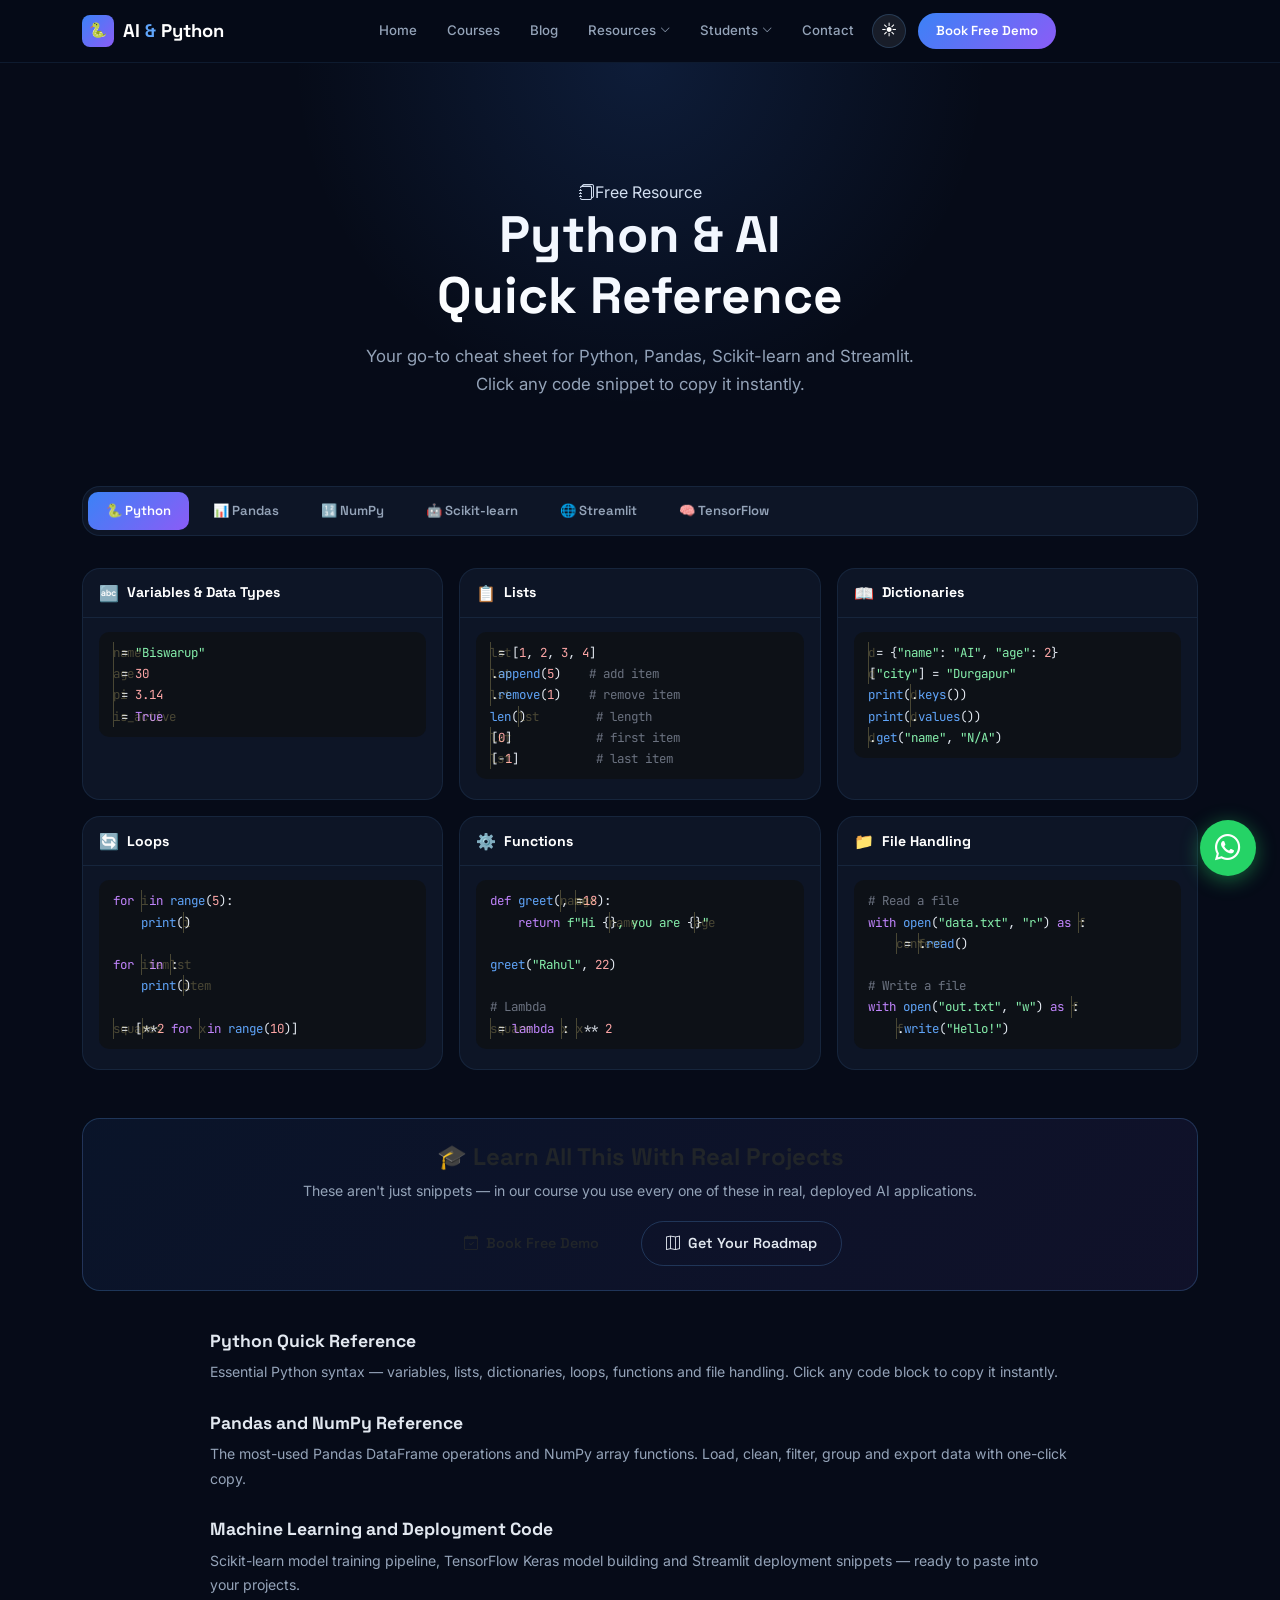
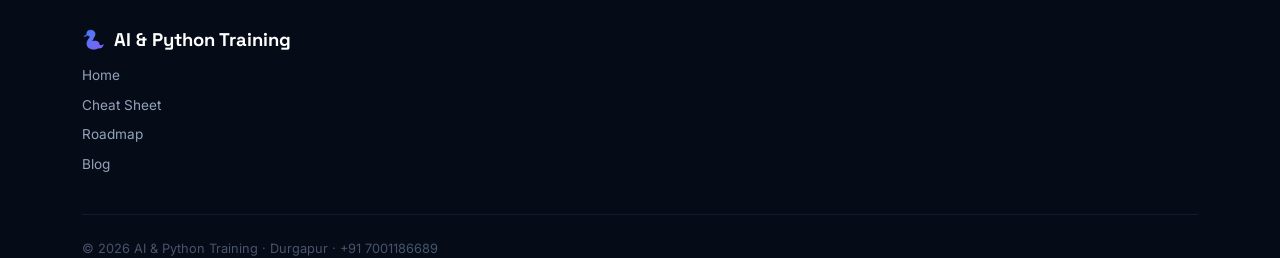
<file: cheatsheet.html>
<!DOCTYPE html>
<html lang="en-IN">
<head>
  <script>(function(){var t=localStorage.getItem("dm")||"dark";document.documentElement.setAttribute("data-theme",t);})();</script>
<meta charset="UTF-8"/>
<meta name="viewport" content="width=device-width,initial-scale=1.0"/>
<title>Free Python & AI Cheat Sheet 2026 — Click to Copy</title>
<meta name="description" content="Free Python, Pandas, NumPy, Scikit-learn, Streamlit and TensorFlow quick reference. Click any snippet to copy instantly. By AI & Python Training Durgapur."/>
<meta name="keywords" content="Python cheat sheet 2026, Pandas reference, Scikit-learn cheat sheet, Streamlit reference, NumPy quick guide India"/>
<meta name="robots" content="index, follow"/>
<link rel="canonical" href="https://pythonforai.in/cheatsheet.html"/>
<link rel="sitemap" type="application/xml" href="https://pythonforai.in/sitemap.xml"/>
<meta property="og:type" content="website"/>
<meta property="og:site_name" content="AI and Python Training"/>
<meta property="og:title" content="Free Python & AI Cheat Sheet 2026 — Click to Copy"/>
<meta property="og:description" content="Free Python, Pandas, NumPy, Scikit-learn, Streamlit and TensorFlow quick reference. Click any snippet to copy instantly. By AI & Python Training Durgapur."/>
<meta property="og:url" content="https://pythonforai.in/cheatsheet.html"/>
<meta property="og:image" content="https://pythonforai.in/assets/images/og-cover.jpg"/>
<meta property="og:image:width" content="1200"/>
<meta property="og:image:height" content="630"/>
<meta property="og:image:alt" content="AI and Python Training Durgapur"/>
<meta property="og:locale" content="en_IN"/>
<meta name="twitter:card" content="summary_large_image"/>
<meta name="twitter:title" content="Free Python & AI Cheat Sheet 2026 — Click to Copy"/>
<meta name="twitter:description" content="Free Python, Pandas, NumPy, Scikit-learn, Streamlit and TensorFlow quick reference. Click any snippet to copy instantly. By AI & Python Training Durgapur."/>
<meta name="twitter:image" content="https://pythonforai.in/assets/images/og-cover.jpg"/>
<link rel="preconnect" href="https://fonts.googleapis.com" crossorigin/>
<link rel="preconnect" href="https://cdn.jsdelivr.net" crossorigin/>
<link rel="dns-prefetch" href="https://wa.me"/>
<script type="application/ld+json">
{"@context":"https://schema.org","@type":"WebPage","name":"Python AI Cheat Sheet Hub","description":"Free Python, Pandas, NumPy, Scikit-learn, Streamlit and TensorFlow quick reference. Click any snippet to copy instantly. By AI & Python Training Durgapur.","url":"https://pythonforai.in/cheatsheet.html"}
</script>
<link href="https://cdn.jsdelivr.net/npm/bootstrap@5.3.3/dist/css/bootstrap.min.css" rel="stylesheet"/>
<link href="https://cdn.jsdelivr.net/npm/bootstrap-icons@1.11.3/font/bootstrap-icons.css" rel="stylesheet"/>
<link href="https://fonts.googleapis.com/css2?family=Inter:wght@300;400;500;600;700&family=Space+Grotesk:wght@500;600;700;800&family=JetBrains+Mono:wght@400;500&display=swap" rel="stylesheet"/>
<link rel="stylesheet" href="assets/css/shared.css"/>
<style>
.cs-tabs{display:flex;gap:6px;flex-wrap:wrap;background:var(--card);border:1px solid var(--brd);border-radius:var(--r2);padding:5px;margin-bottom:32px}
.cs-tab{padding:9px 18px;border-radius:var(--r);border:none;background:transparent;color:var(--muted);font-family:var(--fh);font-size:.82rem;font-weight:600;cursor:pointer;transition:var(--tr);white-space:nowrap}
.cs-tab.active,.cs-tab:hover{background:var(--grad1);color:#fff}
.cs-panel{display:none}.cs-panel.active{display:block}
.cs-grid{display:grid;grid-template-columns:repeat(auto-fill,minmax(280px,1fr));gap:16px}
.cs-card{background:var(--card);border:1px solid var(--brd);border-radius:var(--r2);overflow:hidden}
.cs-card-head{padding:12px 16px;border-bottom:1px solid var(--brd);display:flex;align-items:center;gap:8px}
.cs-card-title{font-family:var(--fh);font-size:.88rem;font-weight:700;color:#fff}
.cs-code{padding:14px 16px}
.code{background:#0D1117;border-radius:var(--r);padding:10px 14px;font-family:var(--fm);font-size:.78rem;line-height:1.7;color:#E2E8F0;margin-bottom:6px;position:relative;cursor:pointer;transition:.15s}
.code:hover{border:1px solid var(--brd2)}
.code .cm{color:#6B7280}.code .kw{color:#C084FC}.code .fn{color:#60A5FA}.code .st{color:#86EFAC}.code .nm{color:#FCA5A5}.code .vr{color:#FDE68A}
.copied-toast{position:fixed;bottom:90px;right:22px;background:rgba(16,185,129,.15);border:1px solid rgba(16,185,129,.3);color:var(--g2);padding:10px 18px;border-radius:var(--r);font-size:.8rem;font-weight:600;opacity:0;transition:opacity .3s;pointer-events:none;z-index:999}
.copied-toast.show{opacity:1}
.cs-desc{font-size:.72rem;color:var(--muted);margin-top:4px;padding:0 2px}
</style>
</head>
<body data-page="cheatsheet">
<div id="read-bar"></div>
<div class="copied-toast" id="copiedToast">✅ Copied!</div>
<a href="https://wa.me/917001186689" class="wa-fab" target="_blank" rel="noopener noreferrer"><i class="bi bi-whatsapp"></i></a>
<script src="assets/js/nav.js"></script>

<div class="page-hero">
  <div class="container">
    <div class="tag tg-c"><i class="bi bi-journals"></i>Free Resource</div>
    <h1>Python &amp; AI<br/><span class="gt2">Quick Reference</span></h1>
    <p>Your go-to cheat sheet for Python, Pandas, Scikit-learn and Streamlit. Click any code snippet to copy it instantly.</p>
  </div>
</div>

<div class="section">
  <div class="container">
    <div class="cs-tabs">
      <button class="cs-tab active" onclick="showCS('py',this)">🐍 Python</button>
      <button class="cs-tab" onclick="showCS('pd',this)">📊 Pandas</button>
      <button class="cs-tab" onclick="showCS('np',this)">🔢 NumPy</button>
      <button class="cs-tab" onclick="showCS('sk',this)">🤖 Scikit-learn</button>
      <button class="cs-tab" onclick="showCS('st',this)">🌐 Streamlit</button>
      <button class="cs-tab" onclick="showCS('tf',this)">🧠 TensorFlow</button>
    </div>

    <!-- Python -->
    <div class="cs-panel active" id="cs-py">
      <div class="cs-grid">
        <div class="cs-card"><div class="cs-card-head"><span>🔤</span><span class="cs-card-title">Variables & Data Types</span></div><div class="cs-code">
          <div class="code" onclick="cp(this)"><span class="vr">name</span> = <span class="st">"Biswarup"</span><br/><span class="vr">age</span> = <span class="nm">30</span><br/><span class="vr">pi</span> = <span class="nm">3.14</span><br/><span class="vr">is_active</span> = <span class="kw">True</span></div>
        </div></div>
        <div class="cs-card"><div class="cs-card-head"><span>📋</span><span class="cs-card-title">Lists</span></div><div class="cs-code">
          <div class="code" onclick="cp(this)"><span class="vr">lst</span> = [<span class="nm">1</span>, <span class="nm">2</span>, <span class="nm">3</span>, <span class="nm">4</span>]<br/><span class="vr">lst</span>.<span class="fn">append</span>(<span class="nm">5</span>)&nbsp;&nbsp;&nbsp;&nbsp;<span class="cm"># add item</span><br/><span class="vr">lst</span>.<span class="fn">remove</span>(<span class="nm">1</span>)&nbsp;&nbsp;&nbsp;&nbsp;<span class="cm"># remove item</span><br/><span class="fn">len</span>(<span class="vr">lst</span>)&nbsp;&nbsp;&nbsp;&nbsp;&nbsp;&nbsp;&nbsp;&nbsp;&nbsp;&nbsp;<span class="cm"># length</span><br/><span class="vr">lst</span>[<span class="nm">0</span>]&nbsp;&nbsp;&nbsp;&nbsp;&nbsp;&nbsp;&nbsp;&nbsp;&nbsp;&nbsp;&nbsp;&nbsp;<span class="cm"># first item</span><br/><span class="vr">lst</span>[-<span class="nm">1</span>]&nbsp;&nbsp;&nbsp;&nbsp;&nbsp;&nbsp;&nbsp;&nbsp;&nbsp;&nbsp;&nbsp;<span class="cm"># last item</span></div>
        </div></div>
        <div class="cs-card"><div class="cs-card-head"><span>📖</span><span class="cs-card-title">Dictionaries</span></div><div class="cs-code">
          <div class="code" onclick="cp(this)"><span class="vr">d</span> = {<span class="st">"name"</span>: <span class="st">"AI"</span>, <span class="st">"age"</span>: <span class="nm">2</span>}<br/><span class="vr">d</span>[<span class="st">"city"</span>] = <span class="st">"Durgapur"</span><br/><span class="fn">print</span>(<span class="vr">d</span>.<span class="fn">keys</span>())<br/><span class="fn">print</span>(<span class="vr">d</span>.<span class="fn">values</span>())<br/><span class="vr">d</span>.<span class="fn">get</span>(<span class="st">"name"</span>, <span class="st">"N/A"</span>)</div>
        </div></div>
        <div class="cs-card"><div class="cs-card-head"><span>🔄</span><span class="cs-card-title">Loops</span></div><div class="cs-code">
          <div class="code" onclick="cp(this)"><span class="kw">for</span> <span class="vr">i</span> <span class="kw">in</span> <span class="fn">range</span>(<span class="nm">5</span>):<br/>&nbsp;&nbsp;&nbsp;&nbsp;<span class="fn">print</span>(<span class="vr">i</span>)<br/><br/><span class="kw">for</span> <span class="vr">item</span> <span class="kw">in</span> <span class="vr">lst</span>:<br/>&nbsp;&nbsp;&nbsp;&nbsp;<span class="fn">print</span>(<span class="vr">item</span>)<br/><br/><span class="vr">squares</span> = [<span class="vr">x</span>**<span class="nm">2</span> <span class="kw">for</span> <span class="vr">x</span> <span class="kw">in</span> <span class="fn">range</span>(<span class="nm">10</span>)]</div>
        </div></div>
        <div class="cs-card"><div class="cs-card-head"><span>⚙️</span><span class="cs-card-title">Functions</span></div><div class="cs-code">
          <div class="code" onclick="cp(this)"><span class="kw">def</span> <span class="fn">greet</span>(<span class="vr">name</span>, <span class="vr">age</span>=<span class="nm">18</span>):<br/>&nbsp;&nbsp;&nbsp;&nbsp;<span class="kw">return</span> <span class="st">f"Hi </span>{<span class="vr">name</span>}<span class="st">, you are </span>{<span class="vr">age</span>}<span class="st">"</span><br/><br/><span class="fn">greet</span>(<span class="st">"Rahul"</span>, <span class="nm">22</span>)<br/><br/><span class="cm"># Lambda</span><br/><span class="vr">square</span> = <span class="kw">lambda</span> <span class="vr">x</span>: <span class="vr">x</span> ** <span class="nm">2</span></div>
        </div></div>
        <div class="cs-card"><div class="cs-card-head"><span>📁</span><span class="cs-card-title">File Handling</span></div><div class="cs-code">
          <div class="code" onclick="cp(this)"><span class="cm"># Read a file</span><br/><span class="kw">with</span> <span class="fn">open</span>(<span class="st">"data.txt"</span>, <span class="st">"r"</span>) <span class="kw">as</span> <span class="vr">f</span>:<br/>&nbsp;&nbsp;&nbsp;&nbsp;<span class="vr">content</span> = <span class="vr">f</span>.<span class="fn">read</span>()<br/><br/><span class="cm"># Write a file</span><br/><span class="kw">with</span> <span class="fn">open</span>(<span class="st">"out.txt"</span>, <span class="st">"w"</span>) <span class="kw">as</span> <span class="vr">f</span>:<br/>&nbsp;&nbsp;&nbsp;&nbsp;<span class="vr">f</span>.<span class="fn">write</span>(<span class="st">"Hello!"</span>)</div>
        </div></div>
      </div>
    </div>

    <!-- Pandas -->
    <div class="cs-panel" id="cs-pd">
      <div class="cs-grid">
        <div class="cs-card"><div class="cs-card-head"><span>📥</span><span class="cs-card-title">Load & Inspect</span></div><div class="cs-code">
          <div class="code" onclick="cp(this)"><span class="kw">import</span> <span class="fn">pandas</span> <span class="kw">as</span> <span class="vr">pd</span><br/><span class="vr">df</span> = pd.<span class="fn">read_csv</span>(<span class="st">"data.csv"</span>)<br/><span class="vr">df</span>.<span class="fn">head</span>()&nbsp;&nbsp;&nbsp;&nbsp;&nbsp;&nbsp;&nbsp;&nbsp;&nbsp;<span class="cm"># first 5 rows</span><br/><span class="vr">df</span>.<span class="fn">shape</span>&nbsp;&nbsp;&nbsp;&nbsp;&nbsp;&nbsp;&nbsp;&nbsp;&nbsp;&nbsp;<span class="cm"># (rows, cols)</span><br/><span class="vr">df</span>.<span class="fn">info</span>()&nbsp;&nbsp;&nbsp;&nbsp;&nbsp;&nbsp;&nbsp;&nbsp;&nbsp;&nbsp;<span class="cm"># data types</span><br/><span class="vr">df</span>.<span class="fn">describe</span>()&nbsp;&nbsp;&nbsp;&nbsp;&nbsp;&nbsp;<span class="cm"># statistics</span></div>
        </div></div>
        <div class="cs-card"><div class="cs-card-head"><span>🧹</span><span class="cs-card-title">Cleaning</span></div><div class="cs-code">
          <div class="code" onclick="cp(this)"><span class="vr">df</span>.<span class="fn">isnull</span>().<span class="fn">sum</span>()&nbsp;&nbsp;&nbsp;&nbsp;&nbsp;&nbsp;&nbsp;<span class="cm"># find nulls</span><br/><span class="vr">df</span>.<span class="fn">dropna</span>()&nbsp;&nbsp;&nbsp;&nbsp;&nbsp;&nbsp;&nbsp;&nbsp;&nbsp;&nbsp;&nbsp;&nbsp;&nbsp;&nbsp;<span class="cm"># drop rows</span><br/><span class="vr">df</span>.<span class="fn">fillna</span>(<span class="nm">0</span>)&nbsp;&nbsp;&nbsp;&nbsp;&nbsp;&nbsp;&nbsp;&nbsp;&nbsp;&nbsp;&nbsp;&nbsp;<span class="cm"># fill nulls</span><br/><span class="vr">df</span>.<span class="fn">drop_duplicates</span>()&nbsp;&nbsp;&nbsp;&nbsp;<span class="cm"># rm dupes</span><br/><span class="vr">df</span>[<span class="st">"col"</span>].<span class="fn">astype</span>(<span class="fn">int</span>)&nbsp;&nbsp;&nbsp;&nbsp;<span class="cm"># change type</span></div>
        </div></div>
        <div class="cs-card"><div class="cs-card-head"><span>🔍</span><span class="cs-card-title">Select & Filter</span></div><div class="cs-code">
          <div class="code" onclick="cp(this)"><span class="vr">df</span>[<span class="st">"col"</span>]&nbsp;&nbsp;&nbsp;&nbsp;&nbsp;&nbsp;&nbsp;&nbsp;&nbsp;&nbsp;&nbsp;&nbsp;&nbsp;&nbsp;&nbsp;&nbsp;&nbsp;&nbsp;&nbsp;&nbsp;&nbsp;&nbsp;<span class="cm"># one col</span><br/><span class="vr">df</span>[[<span class="st">"c1"</span>, <span class="st">"c2"</span>]]&nbsp;&nbsp;&nbsp;&nbsp;&nbsp;&nbsp;&nbsp;&nbsp;&nbsp;&nbsp;&nbsp;&nbsp;&nbsp;&nbsp;<span class="cm"># multi col</span><br/><span class="vr">df</span>[<span class="vr">df</span>[<span class="st">"age"</span>] &gt; <span class="nm">25</span>]&nbsp;&nbsp;&nbsp;&nbsp;&nbsp;&nbsp;&nbsp;&nbsp;&nbsp;&nbsp;&nbsp;&nbsp;<span class="cm"># filter</span><br/><span class="vr">df</span>.<span class="fn">iloc</span>[<span class="nm">0</span>]&nbsp;&nbsp;&nbsp;&nbsp;&nbsp;&nbsp;&nbsp;&nbsp;&nbsp;&nbsp;&nbsp;&nbsp;&nbsp;&nbsp;&nbsp;&nbsp;&nbsp;&nbsp;&nbsp;&nbsp;<span class="cm"># row by index</span><br/><span class="vr">df</span>.<span class="fn">loc</span>[<span class="vr">df</span>[<span class="st">"city"</span>]==<span class="st">"Dgp"</span>]&nbsp;&nbsp;&nbsp;&nbsp;<span class="cm"># by label</span></div>
        </div></div>
        <div class="cs-card"><div class="cs-card-head"><span>📊</span><span class="cs-card-title">Groupby & Aggregation</span></div><div class="cs-code">
          <div class="code" onclick="cp(this)"><span class="vr">df</span>.<span class="fn">groupby</span>(<span class="st">"city"</span>)[<span class="st">"salary"</span>].<span class="fn">mean</span>()<br/><span class="vr">df</span>.<span class="fn">groupby</span>(<span class="st">"dept"</span>).<span class="fn">agg</span>({<span class="st">"sal"</span>: <span class="st">"sum"</span>})<br/><span class="vr">df</span>.<span class="fn">value_counts</span>(<span class="st">"category"</span>)<br/><span class="vr">df</span>.<span class="fn">sort_values</span>(<span class="st">"score"</span>, <span class="vr">ascending</span>=<span class="kw">False</span>)</div>
        </div></div>
        <div class="cs-card"><div class="cs-card-head"><span>✏️</span><span class="cs-card-title">Add & Transform</span></div><div class="cs-code">
          <div class="code" onclick="cp(this)"><span class="vr">df</span>[<span class="st">"new_col"</span>] = <span class="vr">df</span>[<span class="st">"a"</span>] + <span class="vr">df</span>[<span class="st">"b"</span>]<br/><span class="vr">df</span>[<span class="st">"upper"</span>] = <span class="vr">df</span>[<span class="st">"name"</span>].<span class="fn">str.upper</span>()<br/><span class="vr">df</span>[<span class="st">"grade"</span>] = <span class="vr">df</span>[<span class="st">"score"</span>].<span class="fn">apply</span>(<br/>&nbsp;&nbsp;&nbsp;&nbsp;<span class="kw">lambda</span> <span class="vr">x</span>: <span class="st">"A"</span> <span class="kw">if</span> <span class="vr">x</span>&gt;<span class="nm">90</span> <span class="kw">else</span> <span class="st">"B"</span>)</div>
        </div></div>
        <div class="cs-card"><div class="cs-card-head"><span>💾</span><span class="cs-card-title">Export</span></div><div class="cs-code">
          <div class="code" onclick="cp(this)"><span class="vr">df</span>.<span class="fn">to_csv</span>(<span class="st">"out.csv"</span>, <span class="vr">index</span>=<span class="kw">False</span>)<br/><span class="vr">df</span>.<span class="fn">to_excel</span>(<span class="st">"out.xlsx"</span>)<br/><span class="vr">df</span>.<span class="fn">to_json</span>(<span class="st">"out.json"</span>)<br/><span class="vr">df</span>.<span class="fn">to_html</span>(<span class="st">"table.html"</span>)</div>
        </div></div>
      </div>
    </div>

    <!-- NumPy -->
    <div class="cs-panel" id="cs-np">
      <div class="cs-grid">
        <div class="cs-card"><div class="cs-card-head"><span>🔢</span><span class="cs-card-title">Create Arrays</span></div><div class="cs-code">
          <div class="code" onclick="cp(this)"><span class="kw">import</span> <span class="fn">numpy</span> <span class="kw">as</span> <span class="vr">np</span><br/><span class="vr">a</span> = np.<span class="fn">array</span>([<span class="nm">1</span>,<span class="nm">2</span>,<span class="nm">3</span>])<br/><span class="vr">z</span> = np.<span class="fn">zeros</span>((<span class="nm">3</span>,<span class="nm">4</span>))&nbsp;&nbsp;&nbsp;&nbsp;<span class="cm"># 3x4 zeros</span><br/><span class="vr">o</span> = np.<span class="fn">ones</span>((<span class="nm">2</span>,<span class="nm">2</span>))&nbsp;&nbsp;&nbsp;&nbsp;<span class="cm"># 2x2 ones</span><br/><span class="vr">r</span> = np.<span class="fn">arange</span>(<span class="nm">0</span>,<span class="nm">10</span>,<span class="nm">2</span>)<span class="cm"># [0,2,4,6,8]</span><br/><span class="vr">rnd</span> = np.random.<span class="fn">rand</span>(<span class="nm">3</span>,<span class="nm">3</span>)</div>
        </div></div>
        <div class="cs-card"><div class="cs-card-head"><span>📐</span><span class="cs-card-title">Shape & Reshape</span></div><div class="cs-code">
          <div class="code" onclick="cp(this)"><span class="vr">a</span>.<span class="fn">shape</span>&nbsp;&nbsp;&nbsp;&nbsp;&nbsp;&nbsp;&nbsp;<span class="cm"># dimensions</span><br/><span class="vr">a</span>.<span class="fn">reshape</span>(<span class="nm">2</span>,<span class="nm">3</span>)<span class="cm"># change shape</span><br/><span class="vr">a</span>.<span class="fn">flatten</span>()&nbsp;&nbsp;&nbsp;<span class="cm"># 1D array</span><br/><span class="vr">a</span>.<span class="fn">T</span>&nbsp;&nbsp;&nbsp;&nbsp;&nbsp;&nbsp;&nbsp;&nbsp;&nbsp;&nbsp;&nbsp;<span class="cm"># transpose</span><br/><span class="vr">a</span>.<span class="fn">dtype</span>&nbsp;&nbsp;&nbsp;&nbsp;&nbsp;&nbsp;&nbsp;<span class="cm"># data type</span></div>
        </div></div>
        <div class="cs-card"><div class="cs-card-head"><span>➕</span><span class="cs-card-title">Math Operations</span></div><div class="cs-code">
          <div class="code" onclick="cp(this)">np.<span class="fn">mean</span>(<span class="vr">a</span>)<br/>np.<span class="fn">std</span>(<span class="vr">a</span>)<br/>np.<span class="fn">max</span>(<span class="vr">a</span>), np.<span class="fn">min</span>(<span class="vr">a</span>)<br/>np.<span class="fn">sum</span>(<span class="vr">a</span>, <span class="vr">axis</span>=<span class="nm">0</span>)<br/><span class="vr">a</span> + <span class="vr">b</span>, <span class="vr">a</span> * <span class="vr">b</span>&nbsp;&nbsp;&nbsp;<span class="cm"># element-wise</span><br/>np.<span class="fn">dot</span>(<span class="vr">a</span>, <span class="vr">b</span>)&nbsp;&nbsp;&nbsp;<span class="cm"># matrix mult</span></div>
        </div></div>
      </div>
    </div>

    <!-- Scikit-learn -->
    <div class="cs-panel" id="cs-sk">
      <div class="cs-grid">
        <div class="cs-card"><div class="cs-card-head"><span>✂️</span><span class="cs-card-title">Train-Test Split</span></div><div class="cs-code">
          <div class="code" onclick="cp(this)"><span class="kw">from</span> <span class="fn">sklearn.model_selection</span> <span class="kw">import</span> <span class="fn">train_test_split</span><br/><br/><span class="vr">X_train</span>, <span class="vr">X_test</span>, <span class="vr">y_train</span>, <span class="vr">y_test</span> = \<br/>&nbsp;&nbsp;<span class="fn">train_test_split</span>(<span class="vr">X</span>, <span class="vr">y</span>, <span class="vr">test_size</span>=<span class="nm">0.2</span>, <span class="vr">random_state</span>=<span class="nm">42</span>)</div>
        </div></div>
        <div class="cs-card"><div class="cs-card-head"><span>🤖</span><span class="cs-card-title">Train a Model</span></div><div class="cs-code">
          <div class="code" onclick="cp(this)"><span class="kw">from</span> <span class="fn">sklearn.ensemble</span> <span class="kw">import</span> <span class="fn">RandomForestClassifier</span><br/><br/><span class="vr">model</span> = <span class="fn">RandomForestClassifier</span>(<span class="vr">n_estimators</span>=<span class="nm">100</span>)<br/><span class="vr">model</span>.<span class="fn">fit</span>(<span class="vr">X_train</span>, <span class="vr">y_train</span>)<br/><span class="vr">preds</span> = <span class="vr">model</span>.<span class="fn">predict</span>(<span class="vr">X_test</span>)</div>
        </div></div>
        <div class="cs-card"><div class="cs-card-head"><span>📏</span><span class="cs-card-title">Evaluate Model</span></div><div class="cs-code">
          <div class="code" onclick="cp(this)"><span class="kw">from</span> <span class="fn">sklearn.metrics</span> <span class="kw">import</span> <span class="fn">accuracy_score</span>, <span class="fn">classification_report</span><br/><br/><span class="fn">accuracy_score</span>(<span class="vr">y_test</span>, <span class="vr">preds</span>)<br/><span class="fn">print</span>(<span class="fn">classification_report</span>(<span class="vr">y_test</span>, <span class="vr">preds</span>))</div>
        </div></div>
        <div class="cs-card"><div class="cs-card-head"><span>⚙️</span><span class="cs-card-title">Preprocessing</span></div><div class="cs-code">
          <div class="code" onclick="cp(this)"><span class="kw">from</span> <span class="fn">sklearn.preprocessing</span> <span class="kw">import</span> <span class="fn">StandardScaler</span>, <span class="fn">LabelEncoder</span><br/><br/><span class="vr">sc</span> = <span class="fn">StandardScaler</span>()<br/><span class="vr">X_train</span> = <span class="vr">sc</span>.<span class="fn">fit_transform</span>(<span class="vr">X_train</span>)<br/><span class="vr">X_test</span> = <span class="vr">sc</span>.<span class="fn">transform</span>(<span class="vr">X_test</span>)</div>
        </div></div>
        <div class="cs-card"><div class="cs-card-head"><span>💾</span><span class="cs-card-title">Save & Load Model</span></div><div class="cs-code">
          <div class="code" onclick="cp(this)"><span class="kw">import</span> <span class="fn">pickle</span><br/><br/><span class="cm"># Save</span><br/><span class="kw">with</span> <span class="fn">open</span>(<span class="st">"model.pkl"</span>, <span class="st">"wb"</span>) <span class="kw">as</span> <span class="vr">f</span>:<br/>&nbsp;&nbsp;&nbsp;&nbsp;<span class="fn">pickle.dump</span>(<span class="vr">model</span>, <span class="vr">f</span>)<br/><br/><span class="cm"># Load</span><br/><span class="kw">with</span> <span class="fn">open</span>(<span class="st">"model.pkl"</span>, <span class="st">"rb"</span>) <span class="kw">as</span> <span class="vr">f</span>:<br/>&nbsp;&nbsp;&nbsp;&nbsp;<span class="vr">model</span> = <span class="fn">pickle.load</span>(<span class="vr">f</span>)</div>
        </div></div>
      </div>
    </div>

    <!-- Streamlit -->
    <div class="cs-panel" id="cs-st">
      <div class="cs-grid">
        <div class="cs-card"><div class="cs-card-head"><span>🖊️</span><span class="cs-card-title">Text Elements</span></div><div class="cs-code">
          <div class="code" onclick="cp(this)"><span class="kw">import</span> <span class="fn">streamlit</span> <span class="kw">as</span> <span class="vr">st</span><br/><br/>st.<span class="fn">title</span>(<span class="st">"My App"</span>)<br/>st.<span class="fn">header</span>(<span class="st">"Section"</span>)<br/>st.<span class="fn">subheader</span>(<span class="st">"Sub"</span>)<br/>st.<span class="fn">write</span>(<span class="st">"Any text or data"</span>)<br/>st.<span class="fn">markdown</span>(<span class="st">"**bold** _italic_"</span>)</div>
        </div></div>
        <div class="cs-card"><div class="cs-card-head"><span>🎛️</span><span class="cs-card-title">Input Widgets</span></div><div class="cs-code">
          <div class="code" onclick="cp(this)"><span class="vr">name</span> = st.<span class="fn">text_input</span>(<span class="st">"Your name"</span>)<br/><span class="vr">age</span> = st.<span class="fn">slider</span>(<span class="st">"Age"</span>, <span class="nm">18</span>, <span class="nm">60</span>)<br/><span class="vr">opt</span> = st.<span class="fn">selectbox</span>(<span class="st">"Choose"</span>, [<span class="st">"A"</span>,<span class="st">"B"</span>])<br/><span class="vr">btn</span> = st.<span class="fn">button</span>(<span class="st">"Predict"</span>)<br/><span class="vr">file</span> = st.<span class="fn">file_uploader</span>(<span class="st">"Upload CSV"</span>)</div>
        </div></div>
        <div class="cs-card"><div class="cs-card-head"><span>🚀</span><span class="cs-card-title">ML Model Deployment</span></div><div class="cs-code">
          <div class="code" onclick="cp(this)"><span class="kw">import</span> <span class="fn">pickle</span><br/><span class="vr">model</span> = <span class="fn">pickle.load</span>(<span class="fn">open</span>(<span class="st">"model.pkl"</span>,<span class="st">"rb"</span>))<br/><br/><span class="vr">val</span> = st.<span class="fn">slider</span>(<span class="st">"Glucose"</span>, <span class="nm">0</span>, <span class="nm">200</span>)<br/><span class="kw">if</span> st.<span class="fn">button</span>(<span class="st">"Predict"</span>):<br/>&nbsp;&nbsp;<span class="vr">result</span> = <span class="vr">model</span>.<span class="fn">predict</span>([[<span class="vr">val</span>]])<br/>&nbsp;&nbsp;st.<span class="fn">success</span>(<span class="st">f"Result: </span>{<span class="vr">result</span>[<span class="nm">0</span>]}<span class="st">"</span>)</div>
        </div></div>
      </div>
    </div>

    <!-- TensorFlow -->
    <div class="cs-panel" id="cs-tf">
      <div class="cs-grid">
        <div class="cs-card"><div class="cs-card-head"><span>🏗️</span><span class="cs-card-title">Build a Model</span></div><div class="cs-code">
          <div class="code" onclick="cp(this)"><span class="kw">import</span> <span class="fn">tensorflow</span> <span class="kw">as</span> <span class="vr">tf</span><br/><span class="kw">from</span> <span class="fn">tensorflow.keras</span> <span class="kw">import</span> <span class="fn">Sequential</span><br/><span class="kw">from</span> <span class="fn">tensorflow.keras.layers</span> <span class="kw">import</span> <span class="fn">Dense</span>, <span class="fn">Dropout</span><br/><br/><span class="vr">model</span> = <span class="fn">Sequential</span>([<br/>&nbsp;&nbsp;<span class="fn">Dense</span>(<span class="nm">64</span>, <span class="vr">activation</span>=<span class="st">"relu"</span>, <span class="vr">input_shape</span>=(<span class="nm">8</span>,)),<br/>&nbsp;&nbsp;<span class="fn">Dropout</span>(<span class="nm">0.3</span>),<br/>&nbsp;&nbsp;<span class="fn">Dense</span>(<span class="nm">32</span>, <span class="vr">activation</span>=<span class="st">"relu"</span>),<br/>&nbsp;&nbsp;<span class="fn">Dense</span>(<span class="nm">1</span>, <span class="vr">activation</span>=<span class="st">"sigmoid"</span>)<br/>])</div>
        </div></div>
        <div class="cs-card"><div class="cs-card-head"><span>🏋️</span><span class="cs-card-title">Compile & Train</span></div><div class="cs-code">
          <div class="code" onclick="cp(this)"><span class="vr">model</span>.<span class="fn">compile</span>(<br/>&nbsp;&nbsp;<span class="vr">optimizer</span>=<span class="st">"adam"</span>,<br/>&nbsp;&nbsp;<span class="vr">loss</span>=<span class="st">"binary_crossentropy"</span>,<br/>&nbsp;&nbsp;<span class="vr">metrics</span>=[<span class="st">"accuracy"</span>]<br/>)<br/><span class="vr">model</span>.<span class="fn">fit</span>(<span class="vr">X_train</span>, <span class="vr">y_train</span>, <span class="vr">epochs</span>=<span class="nm">50</span>, <span class="vr">batch_size</span>=<span class="nm">32</span>)</div>
        </div></div>
        <div class="cs-card"><div class="cs-card-head"><span>📏</span><span class="cs-card-title">Evaluate & Save</span></div><div class="cs-code">
          <div class="code" onclick="cp(this)"><span class="vr">loss</span>, <span class="vr">acc</span> = <span class="vr">model</span>.<span class="fn">evaluate</span>(<span class="vr">X_test</span>, <span class="vr">y_test</span>)<br/><span class="fn">print</span>(<span class="st">f"Accuracy: </span>{<span class="vr">acc</span>*<span class="nm">100</span>:.1f}<span class="st">%"</span>)<br/><br/><span class="vr">model</span>.<span class="fn">save</span>(<span class="st">"model.h5"</span>)<br/><span class="vr">loaded</span> = tf.keras.<span class="fn">models.load_model</span>(<span class="st">"model.h5"</span>)</div>
        </div></div>
      </div>
    </div>

    <div class="card p-4 text-center mt-5 sr" style="background:linear-gradient(135deg,rgba(59,130,246,.08),rgba(139,92,246,.08));border-color:var(--brd2)">
      <h4 style="font-family:var(--fh);color:var(--heading);margin-bottom:8px">🎓 Learn All This With Real Projects</h4>
      <p style="color:var(--muted);font-size:.88rem;margin-bottom:20px">These aren't just snippets — in our course you use every one of these in real, deployed AI applications.</p>
      <div class="d-flex gap-3 justify-content-center flex-wrap">
        <a href="demo.html" class="btn"><i class="bi bi-calendar-check"></i>Book Free Demo</a>
        <a href="roadmap.html" class="btn-o"><i class="bi bi-map"></i>Get Your Roadmap</a>
      </div>
    </div>
  </div>
</div>


<!-- ══ SEO SEMANTIC CONTENT ══ -->
<section style="max-width:900px;margin:0 auto;padding:40px 20px 0">
  <div style="margin-bottom:28px">
    <h2 style="font-family:var(--fh),'Space Grotesk',sans-serif;font-size:1.1rem;font-weight:700;color:var(--heading);margin-bottom:8px">Python Quick Reference</h2>
    <p style="font-size:.88rem;color:var(--muted,#94A3B8);line-height:1.75">Essential Python syntax — variables, lists, dictionaries, loops, functions and file handling. Click any code block to copy it instantly.</p>
  </div>
  <div style="margin-bottom:28px">
    <h2 style="font-family:var(--fh),'Space Grotesk',sans-serif;font-size:1.1rem;font-weight:700;color:var(--heading);margin-bottom:8px">Pandas and NumPy Reference</h2>
    <p style="font-size:.88rem;color:var(--muted,#94A3B8);line-height:1.75">The most-used Pandas DataFrame operations and NumPy array functions. Load, clean, filter, group and export data with one-click copy.</p>
  </div>
  <div style="margin-bottom:28px">
    <h2 style="font-family:var(--fh),'Space Grotesk',sans-serif;font-size:1.1rem;font-weight:700;color:var(--heading);margin-bottom:8px">Machine Learning and Deployment Code</h2>
    <p style="font-size:.88rem;color:var(--muted,#94A3B8);line-height:1.75">Scikit-learn model training pipeline, TensorFlow Keras model building and Streamlit deployment snippets — ready to paste into your projects.</p>
  </div>
</section>
<footer class="site-footer">
  <div class="container">
    <div class="sf-inner">
      <div class="sf-brand"><span>🐍</span>AI &amp; Python Training</div>
      <div class="sf-links"><a href="index.html">Home</a><a href="cheatsheet.html">Cheat Sheet</a><a href="roadmap.html">Roadmap</a><a href="blog.html">Blog</a></div>
    </div>
    <div class="sf-copy">© 2026 AI &amp; Python Training · Durgapur · +91 7001186689</div>
  </div>
</footer>

<script>
function showCS(id,btn){
  document.querySelectorAll('.cs-panel').forEach(function(p){p.classList.remove('active');});
  document.querySelectorAll('.cs-tab').forEach(function(b){b.classList.remove('active');});
  document.getElementById('cs-'+id).classList.add('active');
  btn.classList.add('active');
}
function cp(el){
  var text=el.innerText;
  navigator.clipboard.writeText(text).catch(function(){});
  var t=document.getElementById('copiedToast');
  t.classList.add('show');
  setTimeout(function(){t.classList.remove('show');},1800);
}
document.querySelectorAll('.sr').forEach(function(el){
  new IntersectionObserver(function(en){en.forEach(function(e){if(e.isIntersecting)e.target.classList.add('vis');});},{threshold:.08}).observe(el);
});
window.addEventListener('scroll',function(){var h=document.documentElement;document.getElementById('read-bar').style.width=(h.scrollTop/(h.scrollHeight-h.clientHeight)*100)+'%';},{passive:true});
</script>
</body></html>
</file>
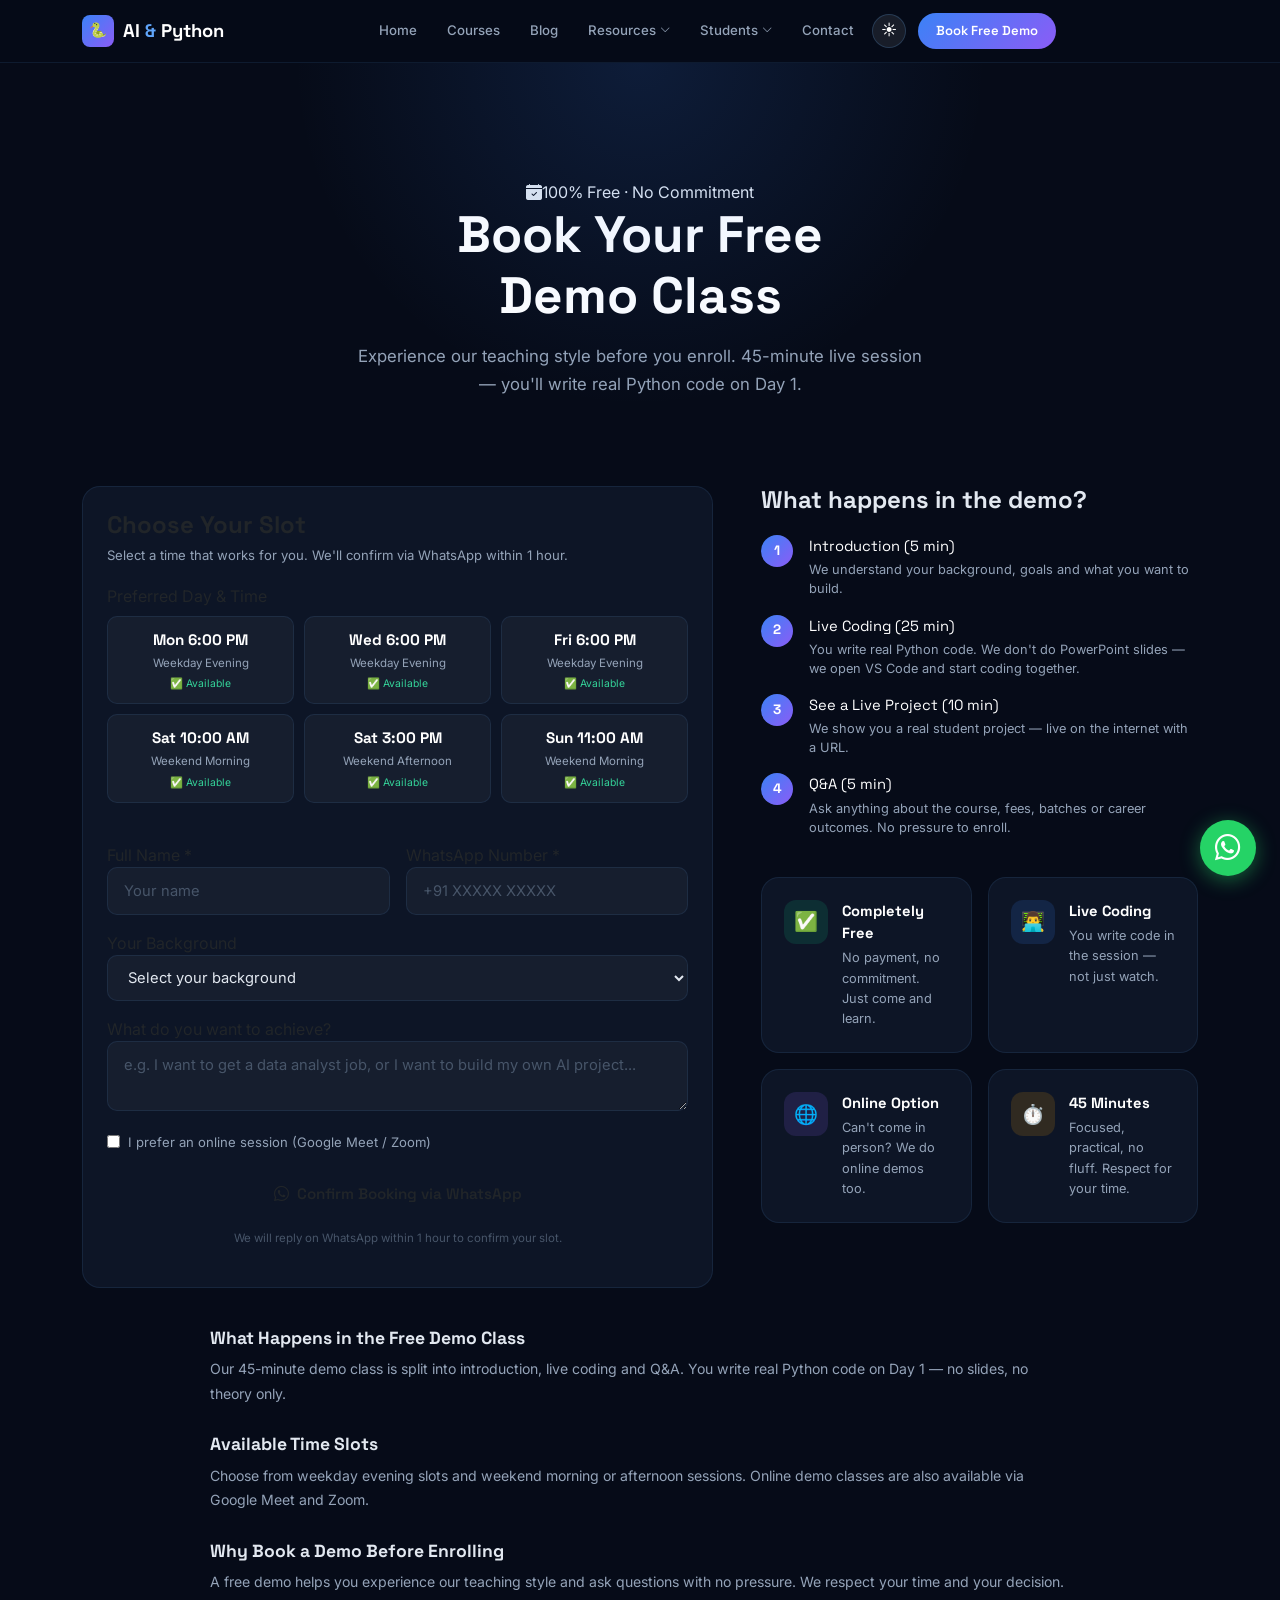
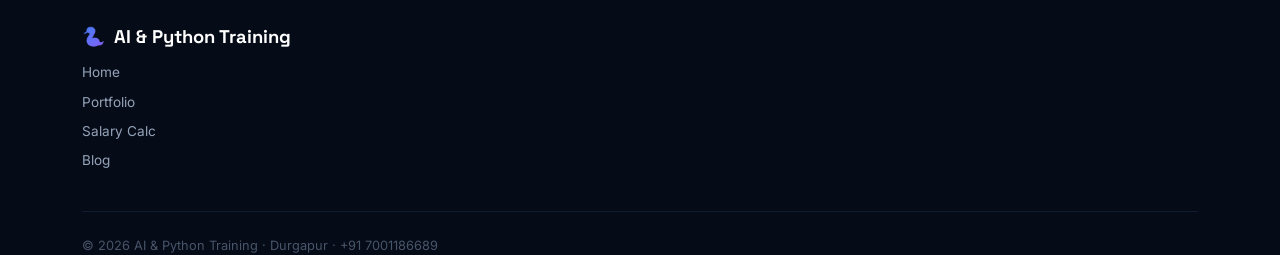
<file: demo.html>
<!DOCTYPE html>
<html lang="en-IN">
<head>
  <script>(function(){var t=localStorage.getItem("dm")||"dark";document.documentElement.setAttribute("data-theme",t);})();</script>
<meta charset="UTF-8"/>
<meta name="viewport" content="width=device-width,initial-scale=1.0"/>
<title>Book Free Demo Class — Python & AI Training Durgapur</title>
<meta name="description" content="Book a free 45-minute Python demo class at AI & Python Training Durgapur. Choose your slot, write real code on Day 1. Confirm via WhatsApp instantly."/>
<meta name="keywords" content="free Python demo class Durgapur, AI training demo Asansol, free coding class Durgapur West Bengal"/>
<meta name="robots" content="index, follow"/>
<link rel="canonical" href="https://pythonforai.in/demo.html"/>
<link rel="sitemap" type="application/xml" href="https://pythonforai.in/sitemap.xml"/>
<meta property="og:type" content="website"/>
<meta property="og:site_name" content="AI and Python Training"/>
<meta property="og:title" content="Book Free Demo Class — Python & AI Training Durgapur"/>
<meta property="og:description" content="Book a free 45-minute Python demo class at AI & Python Training Durgapur. Choose your slot, write real code on Day 1. Confirm via WhatsApp instantly."/>
<meta property="og:url" content="https://pythonforai.in/demo.html"/>
<meta property="og:image" content="https://pythonforai.in/assets/images/og-cover.jpg"/>
<meta property="og:image:width" content="1200"/>
<meta property="og:image:height" content="630"/>
<meta property="og:image:alt" content="AI and Python Training Durgapur"/>
<meta property="og:locale" content="en_IN"/>
<meta name="twitter:card" content="summary_large_image"/>
<meta name="twitter:title" content="Book Free Demo Class — Python & AI Training Durgapur"/>
<meta name="twitter:description" content="Book a free 45-minute Python demo class at AI & Python Training Durgapur. Choose your slot, write real code on Day 1. Confirm via WhatsApp instantly."/>
<meta name="twitter:image" content="https://pythonforai.in/assets/images/og-cover.jpg"/>
<link rel="preconnect" href="https://fonts.googleapis.com" crossorigin/>
<link rel="preconnect" href="https://cdn.jsdelivr.net" crossorigin/>
<link rel="dns-prefetch" href="https://wa.me"/>
<script type="application/ld+json">
{"@context":"https://schema.org","@type":"Event","name":"Free Demo Class — AI Python Training Durgapur","description":"Book a free 45-minute Python demo class at AI & Python Training Durgapur. Choose your slot, write real code on Day 1. Confirm via WhatsApp instantly.","url":"https://pythonforai.in/demo.html","offers":{"@type":"Offer","price":"0","priceCurrency":"INR"},"organizer":{"@type":"EducationalOrganization","name":"AI and Python Training"}}
</script>
<link href="https://cdn.jsdelivr.net/npm/bootstrap@5.3.3/dist/css/bootstrap.min.css" rel="stylesheet"/>
<link href="https://cdn.jsdelivr.net/npm/bootstrap-icons@1.11.3/font/bootstrap-icons.css" rel="stylesheet"/>
<link href="https://fonts.googleapis.com/css2?family=Inter:wght@300;400;500;600;700;800&family=Space+Grotesk:wght@500;600;700;800&display=swap" rel="stylesheet"/>
<link rel="stylesheet" href="assets/css/shared.css"/>
<style>
.slot-grid{display:grid;grid-template-columns:repeat(auto-fill,minmax(160px,1fr));gap:10px;margin:8px 0 20px}
.slot{background:rgba(255,255,255,.04);border:1.5px solid var(--brd);border-radius:var(--r);padding:12px;text-align:center;cursor:pointer;transition:var(--tr)}
.slot:hover,.slot.sel{border-color:var(--blue);background:rgba(59,130,246,.1)}
.slot .s-time{font-family:var(--fh);font-size:.95rem;font-weight:700;color:#fff}
.slot .s-day{font-size:.72rem;color:var(--muted);margin-top:3px}
.slot .s-avail{font-size:.65rem;margin-top:4px;color:var(--g2)}
.why-card{background:var(--card);border:1px solid var(--brd);border-radius:var(--r2);padding:22px;display:flex;gap:14px;align-items:flex-start;height:100%}
.wc-icon{width:44px;height:44px;border-radius:12px;display:flex;align-items:center;justify-content:center;font-size:1.2rem;flex-shrink:0}
.wc-title{font-family:var(--fh);font-size:.92rem;font-weight:700;color:#fff;margin-bottom:4px}
.wc-desc{font-size:.8rem;color:var(--muted);line-height:1.6}
.step-row{display:flex;gap:16px;align-items:flex-start;margin-bottom:16px}
.step-num{width:32px;height:32px;border-radius:50%;background:var(--grad1);color:#fff;font-family:var(--fh);font-size:.85rem;font-weight:700;display:flex;align-items:center;justify-content:center;flex-shrink:0}
.success-box{background:linear-gradient(135deg,rgba(16,185,129,.1),rgba(6,182,212,.1));border:1px solid rgba(16,185,129,.3);border-radius:var(--r2);padding:40px;text-align:center;display:none}
</style>
</head>
<body data-page="demo">
<div id="read-bar"></div>
<a href="https://wa.me/917001186689" class="wa-fab" target="_blank" rel="noopener noreferrer"><i class="bi bi-whatsapp"></i></a>
<script src="assets/js/nav.js"></script>

<div class="page-hero">
  <div class="container">
    <div class="tag tg-g"><i class="bi bi-calendar-check-fill"></i>100% Free · No Commitment</div>
    <h1>Book Your Free<br/><span class="gt">Demo Class</span></h1>
    <p>Experience our teaching style before you enroll. 45-minute live session — you'll write real Python code on Day 1.</p>
  </div>
</div>

<div class="section">
  <div class="container">
    <div class="row g-5 align-items-start">
      <div class="col-lg-7">
        <div class="card p-4" id="booking-form">
          <h4 style="font-family:var(--fh);color:var(--heading);margin-bottom:6px">Choose Your Slot</h4>
          <p style="font-size:.82rem;color:var(--muted);margin-bottom:18px">Select a time that works for you. We'll confirm via WhatsApp within 1 hour.</p>

          <div class="fi-label">Preferred Day & Time</div>
          <div class="slot-grid" id="slotGrid">
            <div class="slot" onclick="selSlot(this,'Monday 6:00 PM')"><div class="s-time">Mon 6:00 PM</div><div class="s-day">Weekday Evening</div><div class="s-avail">✅ Available</div></div>
            <div class="slot" onclick="selSlot(this,'Wednesday 6:00 PM')"><div class="s-time">Wed 6:00 PM</div><div class="s-day">Weekday Evening</div><div class="s-avail">✅ Available</div></div>
            <div class="slot" onclick="selSlot(this,'Friday 6:00 PM')"><div class="s-time">Fri 6:00 PM</div><div class="s-day">Weekday Evening</div><div class="s-avail">✅ Available</div></div>
            <div class="slot" onclick="selSlot(this,'Saturday 10:00 AM')"><div class="s-time">Sat 10:00 AM</div><div class="s-day">Weekend Morning</div><div class="s-avail">✅ Available</div></div>
            <div class="slot" onclick="selSlot(this,'Saturday 3:00 PM')"><div class="s-time">Sat 3:00 PM</div><div class="s-day">Weekend Afternoon</div><div class="s-avail">✅ Available</div></div>
            <div class="slot" onclick="selSlot(this,'Sunday 11:00 AM')"><div class="s-time">Sun 11:00 AM</div><div class="s-day">Weekend Morning</div><div class="s-avail">✅ Available</div></div>
          </div>

          <div class="row g-3 mt-1">
            <div class="col-sm-6"><label class="fi-label">Full Name *</label><input type="text" class="fi" id="d-name" placeholder="Your name"/></div>
            <div class="col-sm-6"><label class="fi-label">WhatsApp Number *</label><input type="tel" class="fi" id="d-phone" placeholder="+91 XXXXX XXXXX"/></div>
            <div class="col-12"><label class="fi-label">Your Background</label>
              <select class="fi" id="d-bg">
                <option value="" disabled selected>Select your background</option>
                <option>School Student</option><option>College Student (B.Tech/BCA/BSc)</option>
                <option>Working Professional</option><option>Complete Beginner — Never coded</option><option>Know some Python basics</option>
              </select>
            </div>
            <div class="col-12"><label class="fi-label">What do you want to achieve?</label>
              <textarea class="fi" id="d-goal" rows="2" placeholder="e.g. I want to get a data analyst job, or I want to build my own AI project..."></textarea>
            </div>
            <div class="col-12">
              <label style="display:flex;align-items:flex-start;gap:8px;cursor:pointer;font-size:.82rem;color:var(--muted)">
                <input type="checkbox" id="d-online" style="margin-top:2px;accent-color:var(--blue)"/>
                <span>I prefer an online session (Google Meet / Zoom)</span>
              </label>
            </div>
            <div class="col-12">
              <button class="btn w-100 justify-content-center" style="padding:14px;font-size:.95rem" onclick="submitDemo()">
                <i class="bi bi-whatsapp"></i>Confirm Booking via WhatsApp
              </button>
              <p style="font-size:.72rem;color:var(--dim);text-align:center;margin-top:10px">We will reply on WhatsApp within 1 hour to confirm your slot.</p>
            </div>
          </div>
        </div>
        <div class="success-box" id="success-box">
          <div style="font-size:3rem;margin-bottom:14px">🎉</div>
          <h3 style="font-family:var(--fh);color:var(--heading);margin-bottom:8px">Booking Sent!</h3>
          <p style="color:var(--muted);margin-bottom:20px">We have received your request on WhatsApp. Biswarup will confirm your slot within 1 hour.</p>
          <a href="index.html" class="btn"><i class="bi bi-house-fill"></i>Back to Home</a>
        </div>
      </div>

      <div class="col-lg-5">
        <h4 style="font-family:var(--fh);color:var(--heading);margin-bottom:20px">What happens in the demo?</h4>
        <div class="step-row sr"><div class="step-num">1</div><div><div style="font-family:var(--fh);font-size:.92rem;color:#fff;margin-bottom:3px">Introduction (5 min)</div><div style="font-size:.8rem;color:var(--muted)">We understand your background, goals and what you want to build.</div></div></div>
        <div class="step-row sr d1"><div class="step-num">2</div><div><div style="font-family:var(--fh);font-size:.92rem;color:#fff;margin-bottom:3px">Live Coding (25 min)</div><div style="font-size:.8rem;color:var(--muted)">You write real Python code. We don't do PowerPoint slides — we open VS Code and start coding together.</div></div></div>
        <div class="step-row sr d2"><div class="step-num">3</div><div><div style="font-family:var(--fh);font-size:.92rem;color:#fff;margin-bottom:3px">See a Live Project (10 min)</div><div style="font-size:.8rem;color:var(--muted)">We show you a real student project — live on the internet with a URL.</div></div></div>
        <div class="step-row sr d3"><div class="step-num">4</div><div><div style="font-family:var(--fh);font-size:.92rem;color:#fff;margin-bottom:3px">Q&A (5 min)</div><div style="font-size:.8rem;color:var(--muted)">Ask anything about the course, fees, batches or career outcomes. No pressure to enroll.</div></div></div>

        <div class="mt-4 row g-3">
          <div class="col-6"><div class="why-card sr"><div class="wc-icon" style="background:rgba(16,185,129,.15)">✅</div><div><div class="wc-title">Completely Free</div><div class="wc-desc">No payment, no commitment. Just come and learn.</div></div></div></div>
          <div class="col-6"><div class="why-card sr d1"><div class="wc-icon" style="background:rgba(59,130,246,.15)">👨‍💻</div><div><div class="wc-title">Live Coding</div><div class="wc-desc">You write code in the session — not just watch.</div></div></div></div>
          <div class="col-6"><div class="why-card sr d2"><div class="wc-icon" style="background:rgba(139,92,246,.15)">🌐</div><div><div class="wc-title">Online Option</div><div class="wc-desc">Can't come in person? We do online demos too.</div></div></div></div>
          <div class="col-6"><div class="why-card sr d3"><div class="wc-icon" style="background:rgba(245,158,11,.15)">⏱️</div><div><div class="wc-title">45 Minutes</div><div class="wc-desc">Focused, practical, no fluff. Respect for your time.</div></div></div></div>
        </div>
      </div>
    </div>
  </div>
</div>


<!-- ══ SEO SEMANTIC CONTENT ══ -->
<section style="max-width:900px;margin:0 auto;padding:40px 20px 0">
  <div style="margin-bottom:28px">
    <h2 style="font-family:var(--fh),'Space Grotesk',sans-serif;font-size:1.1rem;font-weight:700;color:var(--heading);margin-bottom:8px">What Happens in the Free Demo Class</h2>
    <p style="font-size:.88rem;color:var(--muted,#94A3B8);line-height:1.75">Our 45-minute demo class is split into introduction, live coding and Q&A. You write real Python code on Day 1 — no slides, no theory only.</p>
  </div>
  <div style="margin-bottom:28px">
    <h2 style="font-family:var(--fh),'Space Grotesk',sans-serif;font-size:1.1rem;font-weight:700;color:var(--heading);margin-bottom:8px">Available Time Slots</h2>
    <p style="font-size:.88rem;color:var(--muted,#94A3B8);line-height:1.75">Choose from weekday evening slots and weekend morning or afternoon sessions. Online demo classes are also available via Google Meet and Zoom.</p>
  </div>
  <div style="margin-bottom:28px">
    <h2 style="font-family:var(--fh),'Space Grotesk',sans-serif;font-size:1.1rem;font-weight:700;color:var(--heading);margin-bottom:8px">Why Book a Demo Before Enrolling</h2>
    <p style="font-size:.88rem;color:var(--muted,#94A3B8);line-height:1.75">A free demo helps you experience our teaching style and ask questions with no pressure. We respect your time and your decision.</p>
  </div>
</section>
<footer class="site-footer">
  <div class="container">
    <div class="sf-inner">
      <div class="sf-brand"><span>🐍</span>AI &amp; Python Training</div>
      <div class="sf-links"><a href="index.html">Home</a><a href="portfolio.html">Portfolio</a><a href="salary.html">Salary Calc</a><a href="blog.html">Blog</a></div>
    </div>
    <div class="sf-copy">© 2026 AI &amp; Python Training · Durgapur · +91 7001186689</div>
  </div>
</footer>

<script>
var selSlotVal='';
function selSlot(el,val){
  document.querySelectorAll('.slot').forEach(function(s){s.classList.remove('sel');});
  el.classList.add('sel');selSlotVal=val;
}
function submitDemo(){
  var name=document.getElementById('d-name').value.trim();
  var phone=document.getElementById('d-phone').value.trim();
  var bg=document.getElementById('d-bg').value;
  var goal=document.getElementById('d-goal').value.trim();
  var online=document.getElementById('d-online').checked;
  if(!name){alert('Please enter your name.');return;}
  if(!phone){alert('Please enter your WhatsApp number.');return;}
  if(!selSlotVal){alert('Please select a preferred time slot.');return;}
  var msg = 'Hello Biswarup Sir! 📅\n\n'
    + 'I would like to reserve a seat for the *Free Python & AI Demo Session*.\n\n'
    + '👤 *Name:* ' + name + '\n'
    + '📞 *Phone:* ' + phone + '\n'
    + '🕐 *Preferred Slot:* ' + selSlotVal + '\n'
    + (bg ? '🧑‍💻 *Background:* ' + bg + '\n' : '')
    + (goal ? '🎯 *Goal:* ' + goal + '\n' : '')
    + '📍 *Mode:* ' + (online ? 'Online (Google Meet/Zoom)' : 'In-Person (City Centre, Durgapur)') + '\n\n'
    + 'Please confirm my demo slot reservation. Looking forward to attending! 🚀';

  // Persist lead locally as backup
  try {
    var leads = JSON.parse(localStorage.getItem('ai_demo_leads') || '[]');
    leads.push({name: name, phone: phone, slot: selSlotVal, bg: bg, goal: goal, mode: online ? 'Online' : 'Offline', time: new Date().toISOString()});
    localStorage.setItem('ai_demo_leads', JSON.stringify(leads));
  } catch(e){}

  document.getElementById('booking-form').style.display = 'none';
  var sBox = document.getElementById('success-box');
  sBox.style.display = 'block';
  sBox.innerHTML = '<div style="font-size:3rem;margin-bottom:12px">🎉</div>'
    + '<h3 style="color:#fff;margin-bottom:8px">Demo Slot Reserved!</h3>'
    + '<p style="color:var(--muted);max-width:480px;margin:0 auto 20px;font-size:.9rem">Opening WhatsApp to connect with Biswarup Sir. If WhatsApp didn\'t open automatically, click the button below:</p>'
    + '<a id="wa-confirm-btn" href="https://wa.me/917001186689?text=' + encodeURIComponent(msg) + '" target="_blank" class="btn btn-p" style="padding:12px 32px;font-size:1rem"><i class="bi bi-whatsapp me-2"></i>Send WhatsApp Confirmation</a>';

  // Immediate window open on click gesture to prevent popup blocking
  var waUrl = 'https://wa.me/917001186689?text=' + encodeURIComponent(msg);
  var w = window.open(waUrl, '_blank');
  if (!w) {
    // Popup was blocked by browser, redirect current window or prompt user
    window.location.href = waUrl;
  }
}
document.querySelectorAll('.sr').forEach(function(el){
  new IntersectionObserver(function(en){en.forEach(function(e){if(e.isIntersecting)e.target.classList.add('vis');});},{threshold:.1}).observe(el);
});
window.addEventListener('scroll',function(){var h=document.documentElement;document.getElementById('read-bar').style.width=(h.scrollTop/(h.scrollHeight-h.clientHeight)*100)+'%';},{passive:true});
</script>
</body></html>
</file>
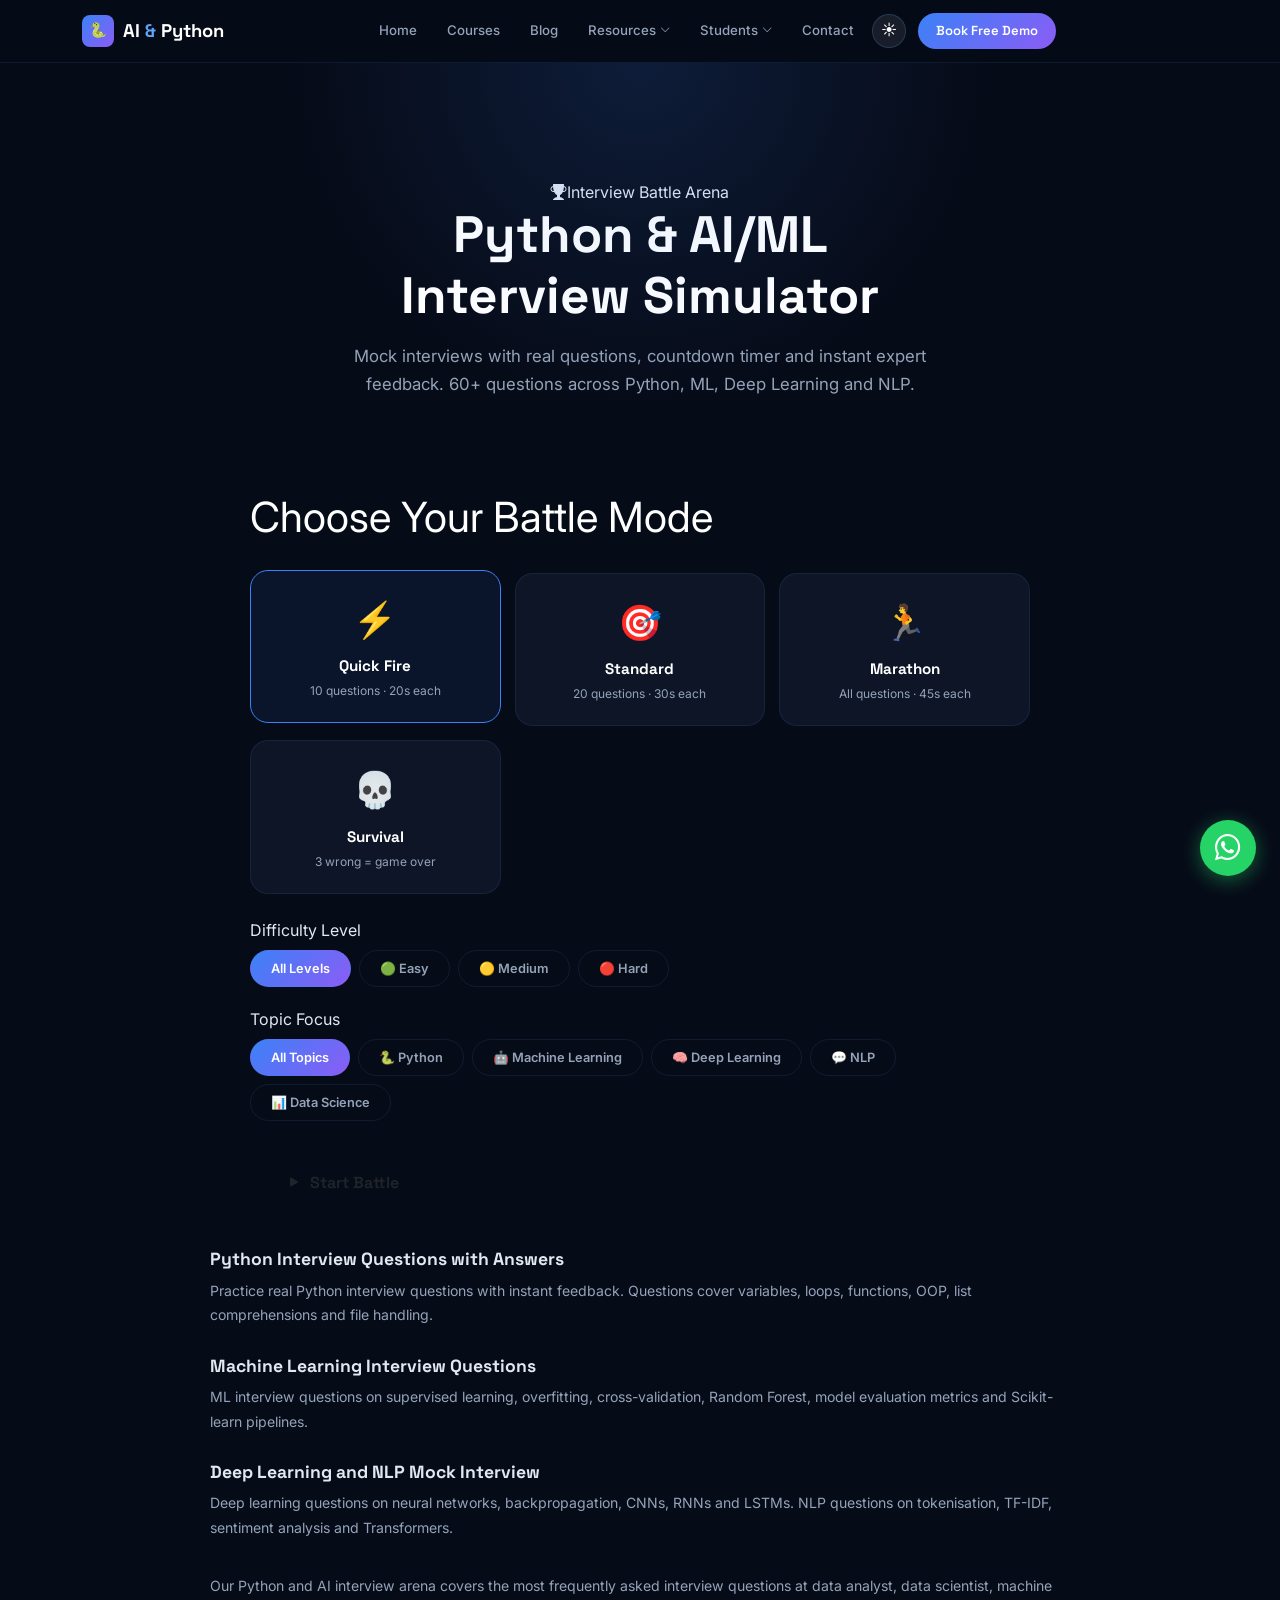
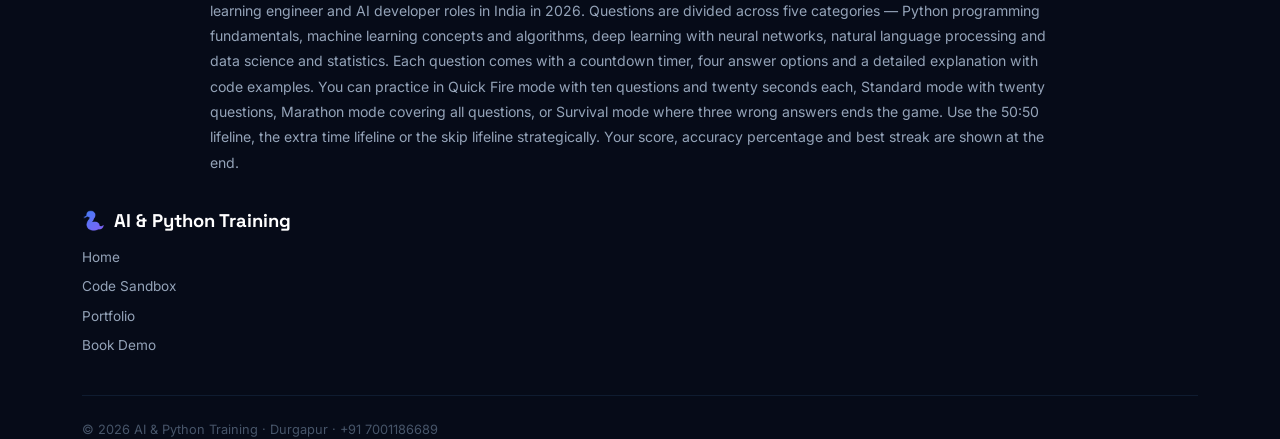
<file: interview.html>
<!DOCTYPE html>
<html lang="en-IN">
<head>
  <script>(function(){var t=localStorage.getItem("dm")||"dark";document.documentElement.setAttribute("data-theme",t);})();</script>
<meta charset="UTF-8"/>
<meta name="viewport" content="width=device-width,initial-scale=1.0"/>
<title>Python Interview Arena — AI & ML Mock Questions 2026</title>
<meta name="description" content="Practice Python, ML and Deep Learning interview questions with timer, difficulty levels and expert feedback. 60 questions, 4 game modes. Free tool Durgapur."/>
<meta name="keywords" content="Python interview questions 2026, ML interview practice India, AI interview mock test, Python quiz Durgapur"/>
<meta name="robots" content="index, follow"/>
<link rel="canonical" href="https://pythonforai.in/interview.html"/>
<link rel="sitemap" type="application/xml" href="https://pythonforai.in/sitemap.xml"/>
<meta property="og:type" content="website"/>
<meta property="og:site_name" content="AI and Python Training"/>
<meta property="og:title" content="Python Interview Arena — AI & ML Mock Questions 2026"/>
<meta property="og:description" content="Practice Python, ML and Deep Learning interview questions with timer, difficulty levels and expert feedback. 60 questions, 4 game modes. Free tool Durgapur."/>
<meta property="og:url" content="https://pythonforai.in/interview.html"/>
<meta property="og:image" content="https://pythonforai.in/assets/images/og-cover.jpg"/>
<meta property="og:image:width" content="1200"/>
<meta property="og:image:height" content="630"/>
<meta property="og:image:alt" content="AI and Python Training Durgapur"/>
<meta property="og:locale" content="en_IN"/>
<meta name="twitter:card" content="summary_large_image"/>
<meta name="twitter:title" content="Python Interview Arena — AI & ML Mock Questions 2026"/>
<meta name="twitter:description" content="Practice Python, ML and Deep Learning interview questions with timer, difficulty levels and expert feedback. 60 questions, 4 game modes. Free tool Durgapur."/>
<meta name="twitter:image" content="https://pythonforai.in/assets/images/og-cover.jpg"/>
<link rel="preconnect" href="https://fonts.googleapis.com" crossorigin/>
<link rel="preconnect" href="https://cdn.jsdelivr.net" crossorigin/>
<link rel="dns-prefetch" href="https://wa.me"/>
<script type="application/ld+json">
{"@context":"https://schema.org","@type":"WebApplication","name":"Python Interview Battle Arena","description":"Practice Python, ML and Deep Learning interview questions with timer, difficulty levels and expert feedback. 60 questions, 4 game modes. Free tool Durgapur.","url":"https://pythonforai.in/interview.html","applicationCategory":"EducationalApplication","offers":{"@type":"Offer","price":"0","priceCurrency":"INR"}}
</script>
<link href="https://cdn.jsdelivr.net/npm/bootstrap@5.3.3/dist/css/bootstrap.min.css" rel="stylesheet"/>
<link href="https://cdn.jsdelivr.net/npm/bootstrap-icons@1.11.3/font/bootstrap-icons.css" rel="stylesheet"/>
<link href="https://fonts.googleapis.com/css2?family=Inter:wght@300;400;500;600;700;800&family=Space+Grotesk:wght@500;600;700;800&family=JetBrains+Mono:wght@400;500&display=swap" rel="stylesheet"/>
<link rel="stylesheet" href="assets/css/shared.css"/>
<style>
/* ── LOBBY ── */
.lobby{max-width:780px;margin:0 auto}
.mode-grid{display:grid;grid-template-columns:repeat(auto-fill,minmax(200px,1fr));gap:14px;margin:24px 0}
.mode-card{background:var(--card);border:1.5px solid var(--brd);border-radius:var(--r2);padding:22px 18px;cursor:pointer;transition:var(--tr);text-align:center}
.mode-card:hover,.mode-card.sel{border-color:var(--blue);background:rgba(59,130,246,.08);transform:translateY(-3px)}
.mode-card .mc-icon{font-size:2.2rem;margin-bottom:10px}
.mode-card .mc-title{font-family:var(--fh);font-size:.95rem;font-weight:700;color:#fff;margin-bottom:4px}
.mode-card .mc-sub{font-size:.75rem;color:var(--muted)}
.diff-row{display:flex;gap:8px;flex-wrap:wrap;margin:8px 0 20px}
.diff-btn{padding:8px 20px;border-radius:50px;border:1.5px solid var(--brd);color:var(--muted);font-size:.8rem;font-weight:600;cursor:pointer;transition:var(--tr);background:transparent}
.diff-btn:hover,.diff-btn.sel{background:var(--grad1);border-color:transparent;color:#fff}
/* ── ARENA ── */
.arena{max-width:840px;margin:0 auto;display:none}
.arena-header{display:flex;align-items:center;justify-content:space-between;background:var(--card2);border:1px solid var(--brd);border-radius:var(--r2);padding:14px 20px;margin-bottom:20px;flex-wrap:wrap;gap:10px}
.ah-stat{text-align:center}
.ah-num{font-family:var(--fh);font-size:1.3rem;font-weight:700;color:#fff}
.ah-lbl{font-size:.65rem;color:var(--muted);text-transform:uppercase;letter-spacing:.1em}
.timer-ring{position:relative;width:64px;height:64px}
.timer-ring svg{transform:rotate(-90deg)}
.timer-ring .tr-bg{fill:none;stroke:rgba(255,255,255,.08);stroke-width:4}
.timer-ring .tr-fill{fill:none;stroke-width:4;stroke-linecap:round;transition:stroke-dashoffset .9s linear,stroke .3s}
.timer-num{position:absolute;inset:0;display:flex;align-items:center;justify-content:center;font-family:var(--fh);font-size:1rem;font-weight:700;color:#fff}
/* Question card */
.q-card{background:var(--card);border:1px solid var(--brd);border-radius:var(--r2);padding:28px;margin-bottom:16px}
.q-meta{display:flex;gap:8px;flex-wrap:wrap;margin-bottom:14px}
.q-badge{font-size:.65rem;font-weight:700;padding:3px 10px;border-radius:50px}
.qb-easy{background:rgba(16,185,129,.15);color:var(--g2)}
.qb-med{background:rgba(245,158,11,.15);color:var(--o2)}
.qb-hard{background:rgba(239,68,68,.15);color:var(--r2)}
.qb-cat{background:rgba(59,130,246,.12);color:var(--b2)}
.qb-pts{background:rgba(139,92,246,.15);color:var(--p2)}
.q-text{font-family:var(--fh);font-size:1.05rem;font-weight:600;color:#fff;line-height:1.5;margin-bottom:20px}
.q-code{background:#0D1117;border:1px solid var(--brd2);border-radius:var(--r);padding:16px;font-family:var(--fm);font-size:.82rem;line-height:1.7;color:#E2E8F0;margin-bottom:20px;overflow-x:auto}
.opts{display:flex;flex-direction:column;gap:10px}
.opt{background:rgba(255,255,255,.04);border:1.5px solid var(--brd);border-radius:var(--r);padding:14px 18px;cursor:pointer;text-align:left;color:var(--text);font-family:var(--fn);font-size:.9rem;transition:var(--tr);display:flex;align-items:center;gap:12px;width:100%}
.opt:hover:not(:disabled){border-color:var(--blue);background:rgba(59,130,246,.08);color:#fff}
.opt.correct{border-color:var(--green)!important;background:rgba(16,185,129,.12)!important;color:var(--g2)!important}
.opt.wrong{border-color:var(--red)!important;background:rgba(239,68,68,.08)!important;color:var(--r2)!important}
.opt.reveal{border-color:var(--green)!important;background:rgba(16,185,129,.06)!important}
.opt-letter{width:28px;height:28px;border-radius:8px;background:rgba(255,255,255,.08);display:flex;align-items:center;justify-content:center;font-family:var(--fh);font-size:.78rem;font-weight:700;flex-shrink:0}
/* Explanation */
.explain-box{border-radius:var(--r2);padding:20px 22px;margin-top:16px;display:none}
.explain-box.correct-bg{background:rgba(16,185,129,.08);border:1px solid rgba(16,185,129,.25)}
.explain-box.wrong-bg{background:rgba(239,68,68,.06);border:1px solid rgba(239,68,68,.2)}
.explain-title{font-family:var(--fh);font-size:.88rem;font-weight:700;margin-bottom:8px}
.explain-text{font-size:.85rem;color:var(--muted);line-height:1.75}
.explain-code{background:#0D1117;border-radius:var(--r);padding:12px 14px;font-family:var(--fm);font-size:.78rem;line-height:1.65;color:#E2E8F0;margin-top:10px}
/* Navigation */
.q-nav{display:flex;align-items:center;justify-content:space-between;gap:12px;flex-wrap:wrap}
.streak-bar{display:flex;gap:4px;align-items:center}
.streak-dot{width:10px;height:10px;border-radius:50%;background:rgba(255,255,255,.1);transition:.3s}
.streak-dot.hit{background:var(--g2)}
.streak-dot.miss{background:var(--r2)}
/* Results */
.results{display:none;max-width:640px;margin:0 auto;text-align:center}
.result-ring{width:140px;height:140px;margin:0 auto 20px;position:relative}
.result-score{position:absolute;inset:0;display:flex;flex-direction:column;align-items:center;justify-content:center}
.result-pct{font-family:var(--fh);font-size:2rem;font-weight:800;color:#fff}
.result-lbl{font-size:.7rem;color:var(--muted)}
.grade-badge{font-family:var(--fh);font-size:1.8rem;font-weight:800;margin:12px 0}
.stat-grid{display:grid;grid-template-columns:repeat(2,1fr);gap:12px;margin:20px 0}
.stat-box{background:var(--card);border:1px solid var(--brd);border-radius:var(--r2);padding:16px}
.sb-n{font-family:var(--fh);font-size:1.6rem;font-weight:700;color:#fff}
.sb-l{font-size:.72rem;color:var(--muted)}
/* Progress dots */
.q-dots{display:flex;gap:4px;flex-wrap:wrap;margin-bottom:14px}
.q-dot{width:8px;height:8px;border-radius:50%;background:rgba(255,255,255,.1);transition:.3s}
.q-dot.done-c{background:var(--g2)}.q-dot.done-w{background:var(--r2)}.q-dot.curr{background:var(--blue);transform:scale(1.3)}
/* Lifelines */
.lifeline-row{display:flex;gap:8px;margin-bottom:16px;flex-wrap:wrap}
.ll-btn{padding:7px 14px;border-radius:50px;border:1px solid var(--brd);background:transparent;color:var(--muted);font-size:.75rem;font-weight:600;cursor:pointer;transition:.2s;display:flex;align-items:center;gap:5px}
.ll-btn:hover:not(:disabled){border-color:var(--blue);color:var(--b2)}
.ll-btn:disabled{opacity:.3;cursor:not-allowed}
</style>
</head>
<body data-page="interview">
<div id="read-bar"></div>
<a href="https://wa.me/917001186689" class="wa-fab" target="_blank" rel="noopener noreferrer"><i class="bi bi-whatsapp"></i></a>
<script src="assets/js/nav.js"></script>

<div class="page-hero">
  <div class="container">
    <div class="tag tg-p"><i class="bi bi-trophy-fill"></i>Interview Battle Arena</div>
    <h1>Python &amp; AI/ML<br/><span class="gt3">Interview Simulator</span></h1>
    <p>Mock interviews with real questions, countdown timer and instant expert feedback. 60+ questions across Python, ML, Deep Learning and NLP.</p>
  </div>
</div>

<div class="section">
  <div class="container">

    <!-- LOBBY -->
    <div id="lobby" class="lobby">
      <div class="sec-title">Choose Your Battle Mode</div>
      <div class="mode-grid">
        <div class="mode-card sel" onclick="selMode(this,'quick')">
          <div class="mc-icon">⚡</div>
          <div class="mc-title">Quick Fire</div>
          <div class="mc-sub">10 questions · 20s each</div>
        </div>
        <div class="mode-card" onclick="selMode(this,'standard')">
          <div class="mc-icon">🎯</div>
          <div class="mc-title">Standard</div>
          <div class="mc-sub">20 questions · 30s each</div>
        </div>
        <div class="mode-card" onclick="selMode(this,'marathon')">
          <div class="mc-icon">🏃</div>
          <div class="mc-title">Marathon</div>
          <div class="mc-sub">All questions · 45s each</div>
        </div>
        <div class="mode-card" onclick="selMode(this,'survival')">
          <div class="mc-icon">💀</div>
          <div class="mc-title">Survival</div>
          <div class="mc-sub">3 wrong = game over</div>
        </div>
      </div>

      <div class="fi-label" style="margin-bottom:8px">Difficulty Level</div>
      <div class="diff-row">
        <button class="diff-btn sel" onclick="selDiff(this,'all')">All Levels</button>
        <button class="diff-btn" onclick="selDiff(this,'easy')">🟢 Easy</button>
        <button class="diff-btn" onclick="selDiff(this,'medium')">🟡 Medium</button>
        <button class="diff-btn" onclick="selDiff(this,'hard')">🔴 Hard</button>
      </div>

      <div class="fi-label" style="margin-bottom:8px">Topic Focus</div>
      <div class="diff-row">
        <button class="diff-btn sel" onclick="selTopic(this,'all')">All Topics</button>
        <button class="diff-btn" onclick="selTopic(this,'python')">🐍 Python</button>
        <button class="diff-btn" onclick="selTopic(this,'ml')">🤖 Machine Learning</button>
        <button class="diff-btn" onclick="selTopic(this,'dl')">🧠 Deep Learning</button>
        <button class="diff-btn" onclick="selTopic(this,'nlp')">💬 NLP</button>
        <button class="diff-btn" onclick="selTopic(this,'ds')">📊 Data Science</button>
      </div>

      <button class="btn mt-3" style="padding:14px 36px;font-size:1rem" onclick="startArena()">
        <i class="bi bi-play-fill"></i>Start Battle
      </button>
    </div>

    <!-- ARENA -->
    <div id="arena" class="arena">
      <div class="arena-header">
        <div class="ah-stat"><div class="ah-num" id="ah-q">1/10</div><div class="ah-lbl">Question</div></div>
        <div class="ah-stat"><div class="ah-num" id="ah-score" style="color:var(--g2)">0</div><div class="ah-lbl">Score</div></div>
        <div class="timer-ring">
          <svg width="64" height="64" viewBox="0 0 64 64">
            <circle class="tr-bg" cx="32" cy="32" r="28"/>
            <circle class="tr-fill" id="timer-circle" cx="32" cy="32" r="28" stroke="var(--blue)" style="stroke-dasharray:175.9;stroke-dashoffset:0"/>
          </svg>
          <div class="timer-num" id="timer-num">30</div>
        </div>
        <div class="ah-stat"><div class="ah-num" id="ah-streak" style="color:var(--o2)">0🔥</div><div class="ah-lbl">Streak</div></div>
        <div class="ah-stat"><div class="ah-num" id="ah-lives" style="color:var(--r2)">❤️❤️❤️</div><div class="ah-lbl">Lives</div></div>
      </div>

      <!-- Progress dots -->
      <div class="q-dots" id="q-dots"></div>

      <!-- Lifelines -->
      <div class="lifeline-row">
        <button class="ll-btn" id="ll-fifty" onclick="useFifty()"><i class="bi bi-slash-circle"></i>50:50</button>
        <button class="ll-btn" id="ll-time" onclick="useExtraTime()"><i class="bi bi-clock-history"></i>+15s</button>
        <button class="ll-btn" id="ll-skip" onclick="useSkip()"><i class="bi bi-skip-forward-fill"></i>Skip</button>
      </div>

      <!-- Streak bar -->
      <div class="d-flex align-items-center gap-2 mb-3">
        <span style="font-size:.72rem;color:var(--dim)">Streak:</span>
        <div class="streak-bar" id="streak-bar"></div>
      </div>

      <div class="q-card" id="q-card">
        <div class="q-meta" id="q-meta"></div>
        <div class="q-text" id="q-text"></div>
        <div class="q-code" id="q-code" style="display:none"></div>
        <div class="opts" id="opts"></div>
      </div>

      <div class="explain-box" id="explain-box">
        <div class="explain-title" id="explain-title"></div>
        <div class="explain-text" id="explain-text"></div>
        <div class="explain-code" id="explain-code" style="display:none"></div>
      </div>

      <div class="q-nav">
        <button class="btn-o" onclick="quitArena()"><i class="bi bi-x-circle"></i>Quit</button>
        <button class="btn" id="next-btn" style="display:none" onclick="nextQ()"><i class="bi bi-arrow-right"></i>Next Question</button>
      </div>
    </div>

    <!-- RESULTS -->
    <div id="results" class="results">
      <div class="result-ring">
        <svg width="140" height="140" viewBox="0 0 140 140">
          <circle fill="none" stroke="rgba(255,255,255,.08)" stroke-width="8" cx="70" cy="70" r="60"/>
          <circle fill="none" id="result-circle" stroke-width="8" cx="70" cy="70" r="60" stroke-linecap="round" transform="rotate(-90 70 70)" style="stroke-dasharray:376.99;transition:stroke-dashoffset 1.2s ease"/>
        </svg>
        <div class="result-score"><div class="result-pct" id="result-pct">0%</div><div class="result-lbl">Score</div></div>
      </div>
      <div class="grade-badge" id="grade-badge"></div>
      <p style="color:var(--muted);font-size:.9rem;margin-bottom:20px" id="result-msg"></p>
      <div class="stat-grid">
        <div class="stat-box"><div class="sb-n" id="rs-correct" style="color:var(--g2)">0</div><div class="sb-l">Correct</div></div>
        <div class="stat-box"><div class="sb-n" id="rs-wrong" style="color:var(--r2)">0</div><div class="sb-l">Wrong / Timed Out</div></div>
        <div class="stat-box"><div class="sb-n" id="rs-score">0</div><div class="sb-l">Total Points</div></div>
        <div class="stat-box"><div class="sb-n" id="rs-best-streak" style="color:var(--o2)">0🔥</div><div class="sb-l">Best Streak</div></div>
      </div>
      <div class="d-flex gap-3 justify-content-center flex-wrap mt-3">
        <button class="btn" onclick="restartArena()"><i class="bi bi-arrow-counterclockwise"></i>Play Again</button>
        <a href="demo.html" class="btn-o"><i class="bi bi-calendar-check"></i>Book Demo Class</a>
      </div>
    </div>

  </div>
</div>


<!-- ══ SEO SEMANTIC CONTENT ══ -->
<section style="max-width:900px;margin:0 auto;padding:40px 20px 0">
  <div style="margin-bottom:28px">
    <h2 style="font-family:var(--fh),'Space Grotesk',sans-serif;font-size:1.1rem;font-weight:700;color:var(--heading);margin-bottom:8px">Python Interview Questions with Answers</h2>
    <p style="font-size:.88rem;color:var(--muted,#94A3B8);line-height:1.75">Practice real Python interview questions with instant feedback. Questions cover variables, loops, functions, OOP, list comprehensions and file handling.</p>
  </div>
  <div style="margin-bottom:28px">
    <h2 style="font-family:var(--fh),'Space Grotesk',sans-serif;font-size:1.1rem;font-weight:700;color:var(--heading);margin-bottom:8px">Machine Learning Interview Questions</h2>
    <p style="font-size:.88rem;color:var(--muted,#94A3B8);line-height:1.75">ML interview questions on supervised learning, overfitting, cross-validation, Random Forest, model evaluation metrics and Scikit-learn pipelines.</p>
  </div>
  <div style="margin-bottom:28px">
    <h2 style="font-family:var(--fh),'Space Grotesk',sans-serif;font-size:1.1rem;font-weight:700;color:var(--heading);margin-bottom:8px">Deep Learning and NLP Mock Interview</h2>
    <p style="font-size:.88rem;color:var(--muted,#94A3B8);line-height:1.75">Deep learning questions on neural networks, backpropagation, CNNs, RNNs and LSTMs. NLP questions on tokenisation, TF-IDF, sentiment analysis and Transformers.</p>
  </div>
</section>
<section style="max-width:900px;margin:32px auto;padding:0 20px">
  <p style="font-size:.88rem;color:#94A3B8;line-height:1.8">Our Python and AI interview arena covers the most frequently asked interview questions at data analyst, data scientist, machine learning engineer and AI developer roles in India in 2026. Questions are divided across five categories — Python programming fundamentals, machine learning concepts and algorithms, deep learning with neural networks, natural language processing and data science and statistics. Each question comes with a countdown timer, four answer options and a detailed explanation with code examples. You can practice in Quick Fire mode with ten questions and twenty seconds each, Standard mode with twenty questions, Marathon mode covering all questions, or Survival mode where three wrong answers ends the game. Use the 50:50 lifeline, the extra time lifeline or the skip lifeline strategically. Your score, accuracy percentage and best streak are shown at the end.</p>
</section>
<footer class="site-footer">
  <div class="container">
    <div class="sf-inner">
      <div class="sf-brand"><span>🐍</span>AI &amp; Python Training</div>
      <div class="sf-links"><a href="index.html">Home</a><a href="sandbox.html">Code Sandbox</a><a href="portfolio.html">Portfolio</a><a href="demo.html">Book Demo</a></div>
    </div>
    <div class="sf-copy">© 2026 AI &amp; Python Training · Durgapur · +91 7001186689</div>
  </div>
</footer>

<script>
/* ════════════════════════════════════════
   QUESTION BANK — 60 questions
════════════════════════════════════════ */
var QB = [
  // ── PYTHON EASY ──
  {cat:'python',diff:'easy',pts:10,time:20,q:'What is the output of: `print(type([]))`?',opts:["<class 'list'>","<class 'array'>","<class 'tuple'>","<class 'dict'>"],ans:0,explain:'`[]` creates an empty list. `type()` returns the type of the object. In Python, lists are the `list` class.',code:null,explainCode:null},
  {cat:'python',diff:'easy',pts:10,time:20,q:'Which keyword is used to define a function in Python?',opts:['function','def','define','fun'],ans:1,explain:'In Python, `def` is the keyword to define a function. It stands for "define".',code:null,explainCode:'def greet(name):\n    return f"Hello, {name}!"'},
  {cat:'python',diff:'easy',pts:10,time:20,q:'What does `len([1, 2, 3, 4, 5])` return?',opts:['4','5','6','Error'],ans:1,explain:'`len()` returns the number of items in an object. The list has 5 elements.',code:null,explainCode:null},
  {cat:'python',diff:'easy',pts:10,time:20,q:'What is the output of: `print(10 // 3)`?',opts:['3.33','3','4','2'],ans:1,explain:'`//` is the floor division operator — it divides and rounds DOWN to the nearest integer. 10 ÷ 3 = 3.33... → 3',code:null,explainCode:null},
  {cat:'python',diff:'easy',pts:10,time:20,q:'Which of these creates a dictionary in Python?',opts:['d = []','d = ()','d = {}','d = <>'],ans:2,explain:'Curly braces `{}` create an empty dictionary (or a set if you add elements without key-value pairs). `[]` = list, `()` = tuple.',code:null,explainCode:'d = {"name": "Biswarup", "city": "Durgapur"}'},
  {cat:'python',diff:'easy',pts:10,time:20,q:'What does this return: `"hello".upper()`?',opts:['hello','Hello','HELLO','Error'],ans:2,explain:'`.upper()` is a string method that converts all characters to uppercase.',code:null,explainCode:null},
  {cat:'python',diff:'easy',pts:10,time:20,q:'How do you add an item to the end of a list `lst`?',opts:['lst.add(item)','lst.insert(item)','lst.append(item)','lst.push(item)'],ans:2,explain:'`.append()` adds a single item to the END of a list. `.insert(index, item)` adds at a specific position.',code:null,explainCode:'lst = [1, 2, 3]\nlst.append(4)\nprint(lst)  # [1, 2, 3, 4]'},
  {cat:'python',diff:'easy',pts:10,time:20,q:'What is a list comprehension?',opts:['A way to comment lists','A compact way to create lists using a loop','A method to sort lists','A way to delete list items'],ans:1,explain:'List comprehensions provide a concise way to create lists based on existing lists or other iterables.',code:null,explainCode:'squares = [x**2 for x in range(5)]\n# [0, 1, 4, 9, 16]'},
  // ── PYTHON MEDIUM ──
  {cat:'python',diff:'medium',pts:20,time:30,q:'What will this print?\n\nd = {"a": 1, "b": 2}\nprint(d.get("c", 99))',opts:['None','Error','0','99'],ans:3,explain:'`dict.get(key, default)` returns the value if key exists, otherwise returns the default. Since "c" is not in the dict, it returns 99.',code:'d = {"a": 1, "b": 2}\nprint(d.get("c", 99))',explainCode:null},
  {cat:'python',diff:'medium',pts:20,time:30,q:'What is the difference between `is` and `==` in Python?',opts:['They are identical','`is` checks identity (same object), `==` checks equality (same value)','`==` checks identity, `is` checks equality','`is` works only on strings'],ans:1,explain:'`is` checks if two variables point to the SAME object in memory. `==` checks if their VALUES are equal. Small integers are cached so `a = 1; b = 1; a is b` may be True, but for lists it will be False.',code:null,explainCode:'a = [1, 2]\nb = [1, 2]\nprint(a == b)   # True (same value)\nprint(a is b)   # False (different objects)'},
  {cat:'python',diff:'medium',pts:20,time:30,q:'What does `*args` do in a function definition?',opts:['Multiplies arguments','Allows passing a variable number of positional arguments','Makes arguments required','Creates keyword arguments only'],ans:1,explain:'`*args` collects any extra positional arguments into a tuple. This lets you call a function with any number of arguments.',code:null,explainCode:'def add(*args):\n    return sum(args)\n\nprint(add(1, 2, 3, 4))  # 10'},
  {cat:'python',diff:'medium',pts:20,time:30,q:'What is the output?',opts:['[0,1,2]','[0,2,4]','[0,1,2,3,4]','[2,4]'],ans:1,explain:'`range(0, 5, 2)` creates numbers from 0 to 4 stepping by 2. The list comprehension collects them.',code:'print([x for x in range(0,5,2)])',explainCode:null},
  {cat:'python',diff:'medium',pts:20,time:30,q:'Which data structure guarantees unique elements?',opts:['list','tuple','set','dict'],ans:2,explain:'A `set` automatically removes duplicates and only stores unique elements. Sets are unordered and mutable.',code:null,explainCode:'s = {1, 2, 2, 3, 3, 3}\nprint(s)  # {1, 2, 3}'},
  {cat:'python',diff:'medium',pts:20,time:30,q:'What does `zip()` do?',opts:['Compresses files','Combines two or more iterables element-by-element into tuples','Sorts two lists together','Merges dictionaries'],ans:1,explain:'`zip()` takes multiple iterables and pairs their elements together. It stops at the shortest iterable.',code:null,explainCode:'names = ["Alice", "Bob"]\nscores = [90, 85]\nfor n, s in zip(names, scores):\n    print(f"{n}: {s}")'},
  {cat:'python',diff:'medium',pts:20,time:30,q:'What is a lambda function?',opts:['A class method','A built-in function','A small anonymous function defined with the lambda keyword','A recursive function'],ans:2,explain:'Lambda functions are small, anonymous functions. They can take multiple arguments but can only have ONE expression.',code:null,explainCode:'square = lambda x: x ** 2\nprint(square(5))  # 25\n\n# Same as:\ndef square(x): return x**2'},
  // ── PYTHON HARD ──
  {cat:'python',diff:'hard',pts:30,time:40,q:'What is the output?',opts:['5','[5]','error','None'],ans:0,explain:'`a[-1]` accesses the LAST element of the list. Python allows negative indexing — `-1` is last, `-2` is second-to-last, etc.',code:'a = [1, 2, 3, 4, 5]\nprint(a[-1])',explainCode:null},
  {cat:'python',diff:'hard',pts:30,time:40,q:'What does `@staticmethod` do in Python?',opts:['Makes a method private','Defines a method that does not receive self or cls as first argument','Makes a method run at startup','Caches method results'],ans:1,explain:'A static method belongs to the class but does not receive the instance (`self`) or class (`cls`) as the first argument. It behaves like a plain function but lives in the class namespace.',code:null,explainCode:'class MathHelper:\n    @staticmethod\n    def add(a, b):\n        return a + b\n\nMathHelper.add(3, 5)  # 8 — no instance needed'},
  {cat:'python',diff:'hard',pts:30,time:40,q:'What is a generator in Python?',opts:['A class for creating lists','A function that returns an iterator using `yield`','A way to generate random numbers','A decorator for functions'],ans:1,explain:'Generators use `yield` to produce values one at a time, pausing execution between each yield. They are memory-efficient for large datasets.',code:null,explainCode:'def squares(n):\n    for i in range(n):\n        yield i ** 2\n\nfor s in squares(5):\n    print(s)  # 0, 1, 4, 9, 16 (one at a time)'},
  {cat:'python',diff:'hard',pts:30,time:40,q:'What is the output?',opts:['1\n2\n3','[1,2,3]','1 2 3','1,2,3'],ans:0,explain:'`enumerate()` returns (index, value) pairs. We only unpack the value `v` and print each on a new line. `_` is a convention for unused variables.',code:'for _, v in enumerate([1,2,3]):\n    print(v)',explainCode:null},
  // ── MACHINE LEARNING ──
  {cat:'ml',diff:'easy',pts:10,time:25,q:'What does "supervised learning" mean?',opts:['The model learns without any data','The model learns from labelled training data','The model learns by trial and error','The model learns from unlabelled data only'],ans:1,explain:'In supervised learning, we provide the model with input-output pairs (labelled data). The model learns to predict the output for new inputs. Examples: predicting house prices, classifying emails as spam.',code:null,explainCode:null},
  {cat:'ml',diff:'easy',pts:10,time:25,q:'What is overfitting in machine learning?',opts:['Model performs well on training and test data','Model performs poorly on training data','Model learns training data too well and fails on new data','Model runs too slowly'],ans:2,explain:'Overfitting happens when a model memorises training data instead of learning general patterns. It performs great on training data but poorly on unseen test data. Solutions: more data, regularisation, cross-validation.',code:null,explainCode:null},
  {cat:'ml',diff:'easy',pts:10,time:25,q:'In Scikit-learn, which method trains a model?',opts:['.train()','fit()','run()','execute()'],ans:1,explain:'In Scikit-learn, `.fit(X_train, y_train)` trains the model on the training data. Then `.predict(X_test)` makes predictions.',code:null,explainCode:'from sklearn.linear_model import LinearRegression\nmodel = LinearRegression()\nmodel.fit(X_train, y_train)\npredictions = model.predict(X_test)'},
  {cat:'ml',diff:'medium',pts:20,time:30,q:'What is the purpose of train-test split?',opts:['To make training faster','To evaluate model performance on data it has never seen','To remove outliers','To normalise the data'],ans:1,explain:'We split data into training and test sets to simulate real-world performance. The model learns from training data and is evaluated on test data — data it has NEVER seen. This gives an unbiased performance estimate.',code:null,explainCode:'from sklearn.model_selection import train_test_split\nX_train, X_test, y_train, y_test = train_test_split(X, y, test_size=0.2)'},
  {cat:'ml',diff:'medium',pts:20,time:30,q:'What does a confusion matrix show?',opts:['Model training speed','The relationship between features','True positives, false positives, true negatives and false negatives','The loss function value'],ans:2,explain:'A confusion matrix is a table showing the 4 outcomes of a classification model: True Positives (correctly predicted positive), False Positives (wrongly predicted positive), True Negatives and False Negatives.',code:null,explainCode:null},
  {cat:'ml',diff:'medium',pts:20,time:30,q:'What is the difference between classification and regression?',opts:['No difference','Classification predicts categories; regression predicts continuous values','Regression predicts categories; classification predicts numbers','Classification is faster'],ans:1,explain:'Classification predicts DISCRETE categories (spam/not spam, disease/healthy). Regression predicts CONTINUOUS numerical values (house price, temperature). Both are supervised learning.',code:null,explainCode:null},
  {cat:'ml',diff:'medium',pts:20,time:30,q:'What does Random Forest do that a single Decision Tree does not?',opts:['It runs faster','It combines many trees and averages their predictions to reduce overfitting','It only uses one feature','It is always more accurate'],ans:1,explain:'Random Forest builds MANY decision trees on random subsets of data and features, then averages (or votes on) their predictions. This "ensemble" approach dramatically reduces overfitting compared to a single tree.',code:null,explainCode:null},
  {cat:'ml',diff:'hard',pts:30,time:40,q:'What is L2 regularisation (Ridge) and why is it used?',opts:['It removes features with low importance','It adds the sum of SQUARED weights to the loss function to prevent overfitting','It normalises the input data','It increases model complexity'],ans:1,explain:'L2/Ridge regularisation adds a penalty term (λ × sum of squared weights) to the loss function. This discourages large weight values, keeping the model simpler and reducing overfitting.',code:null,explainCode:'from sklearn.linear_model import Ridge\nmodel = Ridge(alpha=1.0)  # alpha = regularisation strength\nmodel.fit(X_train, y_train)'},
  {cat:'ml',diff:'hard',pts:30,time:40,q:'What is cross-validation and why is it better than a single train-test split?',opts:['It is slower but no more accurate','It trains on all data simultaneously','It splits data into k folds and trains/evaluates k times giving more reliable accuracy estimate','It only works for classification'],ans:2,explain:'k-Fold Cross-Validation splits data into k parts. It trains k times, each time using a different fold as test data. The final accuracy is the AVERAGE across all k folds — much more reliable than one random split.',code:null,explainCode:'from sklearn.model_selection import cross_val_score\nscores = cross_val_score(model, X, y, cv=5)\nprint(scores.mean())  # average accuracy'},
  // ── DEEP LEARNING ──
  {cat:'dl',diff:'easy',pts:10,time:25,q:'What is a neural network?',opts:['A computer network for AI labs','A system of interconnected nodes (neurons) inspired by the human brain that learns from data','A type of database','A programming language'],ans:1,explain:'Neural networks are computing systems inspired by biological neurons. They consist of layers of nodes — input layer, hidden layers, and output layer — that transform data to produce predictions.',code:null,explainCode:null},
  {cat:'dl',diff:'easy',pts:10,time:25,q:'What does an activation function do in a neural network?',opts:['It activates the GPU','It introduces non-linearity, allowing the network to learn complex patterns','It speeds up training','It reduces the number of layers'],ans:1,explain:'Without activation functions, a neural network is just a linear function. Activation functions like ReLU, Sigmoid and Tanh introduce non-linearity, enabling the network to model complex real-world patterns.',code:null,explainCode:'# Common activation functions:\n# ReLU: max(0, x) — most popular hidden layer activation\n# Sigmoid: 1/(1+e^-x) — binary classification output\n# Softmax — multi-class classification output'},
  {cat:'dl',diff:'medium',pts:20,time:30,q:'What is backpropagation?',opts:['Moving data backward through the network','The algorithm that calculates gradients and updates weights to minimise loss','A way to add more layers','Removing neurons from the network'],ans:1,explain:'Backpropagation computes the gradient of the loss with respect to each weight using the chain rule, then updates weights using gradient descent. It is how neural networks LEARN.',code:null,explainCode:null},
  {cat:'dl',diff:'medium',pts:20,time:30,q:'What is the purpose of Dropout in neural networks?',opts:['To speed up inference','To randomly deactivate neurons during training to prevent overfitting','To increase model accuracy always','To remove layers from the network'],ans:1,explain:'Dropout randomly sets a fraction of neurons to zero during each training step. This forces the network to learn redundant representations and prevents it from relying too heavily on specific neurons — reducing overfitting.',code:null,explainCode:'from tensorflow.keras.layers import Dropout\nmodel.add(Dense(128, activation="relu"))\nmodel.add(Dropout(0.3))  # 30% of neurons randomly dropped'},
  {cat:'dl',diff:'medium',pts:20,time:30,q:'What is a CNN best used for?',opts:['Time-series data','Natural language text','Image and visual data recognition','Tabular data'],ans:2,explain:'Convolutional Neural Networks (CNNs) use convolutional filters to detect local spatial patterns in images — edges, textures, shapes. They are the backbone of all modern computer vision systems.',code:null,explainCode:null},
  {cat:'dl',diff:'hard',pts:30,time:40,q:'What is the vanishing gradient problem in RNNs?',opts:['Gradients explode to infinity','Gradients become extremely small during backpropagation through many time steps, making it impossible for early layers to learn','The model uses too much memory','Predictions become random'],ans:1,explain:'In standard RNNs, gradients are multiplied many times during backpropagation through time. If weights are small, gradients shrink exponentially → early time steps get almost zero gradient → the model cannot learn long-term dependencies. LSTM solves this with gates.',code:null,explainCode:null},
  {cat:'dl',diff:'hard',pts:30,time:40,q:'What is transfer learning?',opts:['Moving a model to another server','Using a pre-trained model trained on a large dataset and fine-tuning it for a different task','Training multiple models simultaneously','Copying weights between identical models'],ans:1,explain:'Transfer learning reuses a model pre-trained on a large dataset (like ImageNet with millions of images) for a new, related task. You freeze the early layers and only fine-tune later layers — saving enormous compute and data.',code:null,explainCode:'from tensorflow.keras.applications import MobileNetV2\nbase = MobileNetV2(weights="imagenet", include_top=False)\nbase.trainable = False  # freeze pretrained weights'},
  // ── NLP ──
  {cat:'nlp',diff:'easy',pts:10,time:25,q:'What is tokenisation in NLP?',opts:['Converting words to numbers','Splitting text into individual words or subwords called tokens','Removing punctuation only','Translating text'],ans:1,explain:'Tokenisation is the process of splitting text into smaller units called tokens — usually words, subwords or characters. It is the first step in almost every NLP pipeline.',code:null,explainCode:'from nltk.tokenize import word_tokenize\ntext = "I love Python in Durgapur!"\ntokens = word_tokenize(text)\n# ["I","love","Python","in","Durgapur","!"]'},
  {cat:'nlp',diff:'easy',pts:10,time:25,q:'What are stop words?',opts:['Words that stop the program','Common words like "the", "is", "and" that are often removed as they carry little meaning','Offensive words in text','Keywords in the model'],ans:1,explain:'Stop words are high-frequency, low-information words (the, is, at, which, on). Removing them reduces noise and dimensionality in NLP tasks like classification and information retrieval.',code:null,explainCode:'from nltk.corpus import stopwords\nstop = set(stopwords.words("english"))\nfiltered = [w for w in tokens if w not in stop]'},
  {cat:'nlp',diff:'medium',pts:20,time:30,q:'What is TF-IDF?',opts:['A type of neural network','Term Frequency-Inverse Document Frequency — a way to measure how important a word is to a document relative to a collection','A tokenisation method','A sentiment score'],ans:1,explain:'TF-IDF scores words by how often they appear in a document (TF) vs how rare they are across all documents (IDF). Common words like "the" get low scores. Unique, informative words get high scores.',code:null,explainCode:'from sklearn.feature_extraction.text import TfidfVectorizer\nvec = TfidfVectorizer()\nX = vec.fit_transform(corpus)'},
  {cat:'nlp',diff:'medium',pts:20,time:30,q:'What is sentiment analysis?',opts:['Analysing code sentiment','Classifying text as positive, negative or neutral based on the writer\'s emotion','Translating text between languages','Counting word frequencies'],ans:1,explain:'Sentiment analysis is a classification task that determines the emotional tone of text. Common applications: product review analysis, social media monitoring, customer feedback classification.',code:null,explainCode:null},
  {cat:'nlp',diff:'hard',pts:30,time:40,q:'What is the key innovation of the Transformer architecture?',opts:['It uses RNNs more efficiently','Self-attention — allowing every token to attend to every other token in parallel, capturing long-range dependencies better than RNNs','It uses more layers than previous models','It requires less training data'],ans:1,explain:'Transformers replaced RNNs with self-attention mechanisms. Unlike RNNs that process sequences step-by-step, attention allows all tokens to relate to all others simultaneously — enabling parallelisation and much better long-range dependency capture. GPT and BERT are Transformer-based.',code:null,explainCode:null},
  // ── DATA SCIENCE ──
  {cat:'ds',diff:'easy',pts:10,time:25,q:'What does `df.shape` return in Pandas?',opts:['The shape of the table (pretty print)','A tuple (rows, columns)','The column names','The data types'],ans:1,explain:'`df.shape` returns a tuple (number_of_rows, number_of_columns). It is one of the first things you check when loading a new dataset.',code:null,explainCode:'df = pd.read_csv("data.csv")\nprint(df.shape)  # e.g. (768, 9)'},
  {cat:'ds',diff:'easy',pts:10,time:25,q:'What is a box plot used for?',opts:['Showing correlation between two variables','Visualising the distribution of a variable showing median, quartiles and outliers','Plotting time series data','Showing category proportions'],ans:1,explain:'Box plots show the distribution of numerical data: the box shows the 25th to 75th percentile (IQR), the line shows the median, and dots beyond the whiskers are outliers.',code:null,explainCode:null},
  {cat:'ds',diff:'medium',pts:20,time:30,q:'What is the purpose of `df.groupby()` in Pandas?',opts:['To sort the DataFrame','To group rows by a column\'s values and apply aggregation functions','To filter specific rows','To join two DataFrames'],ans:1,explain:'`groupby()` splits the data into groups based on a column, then you apply an aggregation function (mean, sum, count) to each group. Like SQL\'s GROUP BY.',code:null,explainCode:'avg_salary_by_city = df.groupby("city")["salary"].mean()\nprint(avg_salary_by_city)'},
  {cat:'ds',diff:'medium',pts:20,time:30,q:'What is a correlation coefficient?',opts:['The number of rows in a dataset','A measure of the linear relationship between two variables, ranging from -1 to +1','The mean of a variable','The standard deviation'],ans:1,explain:'Correlation measures how strongly two variables move together. +1 = perfect positive correlation, -1 = perfect negative correlation, 0 = no linear relationship. Used in feature selection to find redundant features.',code:null,explainCode:'# Correlation heatmap\nimport seaborn as sns\nsns.heatmap(df.corr(), annot=True)'},
  {cat:'ds',diff:'hard',pts:30,time:40,q:'What is the Central Limit Theorem and why does it matter for ML?',opts:['It says all distributions are normal','It states that sample means from ANY distribution approach a normal distribution as sample size increases','It limits the size of datasets','It is specific to neural networks'],ans:1,explain:'The CLT states that if you take large enough random samples from any distribution, the distribution of sample means will approximate a normal distribution. This is why many ML algorithms assume normally distributed errors and why statistical tests work on real-world data.',code:null,explainCode:null},
];

/* ════════════════════════════════════════
   GAME STATE
════════════════════════════════════════ */
var MODE='quick', DIFF='all', TOPIC='all';
var MODE_CONFIG={quick:{n:10,time:20},standard:{n:20,time:30},marathon:{n:999,time:45},survival:{n:999,time:30,lives:3}};
var questions=[], cur=0, score=0, correct=0, wrong=0;
var streak=0, bestStreak=0, lives=3;
var timerInterval=null, timeLeft=0, maxTime=30;
var answered=false;
var lifelines={fifty:true,time:true,skip:true};

function selMode(el,mode){document.querySelectorAll('.mode-card').forEach(function(c){c.classList.remove('sel');});el.classList.add('sel');MODE=mode;}
function selDiff(el,d){document.querySelectorAll('.diff-btn').forEach(function(b){if(b.textContent.includes('Easy')||b.textContent.includes('Medium')||b.textContent.includes('Hard')||b.textContent==='All Levels')b.classList.remove('sel');});el.classList.add('sel');DIFF=d;}
function selTopic(el,t){document.querySelectorAll('.diff-btn').forEach(function(b){if(['All Topics','🐍 Python','🤖 Machine Learning','🧠 Deep Learning','💬 NLP','📊 Data Science'].some(function(l){return b.textContent.trim()===l;}))b.classList.remove('sel');});el.classList.add('sel');TOPIC=t;}

function startArena(){
  // Filter questions
  var pool=QB.filter(function(q){
    var dc=DIFF==='all'||q.diff===DIFF;
    var tc=TOPIC==='all'||q.cat===TOPIC;
    return dc&&tc;
  });
  // Shuffle
  pool=pool.sort(function(){return Math.random()-.5;});
  var cfg=MODE_CONFIG[MODE];
  questions=pool.slice(0,Math.min(cfg.n,pool.length));
  if(questions.length===0){alert('No questions match your filters. Try broadening your selection.');return;}
  cur=0;score=0;correct=0;wrong=0;streak=0;bestStreak=0;
  lives=cfg.lives||99;
  lifelines={fifty:true,time:true,skip:true};
  document.getElementById('lobby').style.display='none';
  document.getElementById('arena').style.display='block';
  document.getElementById('results').style.display='none';
  buildDots();
  showQ();
}

function buildDots(){
  var d=document.getElementById('q-dots');
  d.innerHTML=questions.map(function(_,i){return '<div class="q-dot'+(i===0?' curr':'')+'" id="dot-'+i+'"></div>';}).join('');
}

function showQ(){
  if(cur>=questions.length){endArena();return;}
  var q=questions[cur];
  answered=false;
  // Reset lifeline buttons
  document.getElementById('ll-fifty').disabled=!lifelines.fifty;
  document.getElementById('ll-time').disabled=!lifelines.time;
  document.getElementById('ll-skip').disabled=!lifelines.skip;
  // Header
  document.getElementById('ah-q').textContent=(cur+1)+'/'+questions.length;
  // Dots
  document.querySelectorAll('.q-dot').forEach(function(d,i){d.classList.toggle('curr',i===cur);});
  // Lives
  if(MODE==='survival'){
    document.getElementById('ah-lives').textContent='❤️'.repeat(Math.max(0,lives));
  } else {
    document.getElementById('ah-lives').textContent='—';
  }
  // Meta
  var diffClass={easy:'qb-easy',medium:'qb-med',hard:'qb-hard'}[q.diff];
  document.getElementById('q-meta').innerHTML=
    '<span class="q-badge '+diffClass+'">'+q.diff.toUpperCase()+'</span>'
    +'<span class="q-badge qb-cat">'+q.cat.toUpperCase()+'</span>'
    +'<span class="q-badge qb-pts">+'+q.pts+' pts</span>';
  document.getElementById('q-text').textContent=q.q;
  // Code
  var codeEl=document.getElementById('q-code');
  if(q.code){codeEl.style.display='block';codeEl.textContent=q.code;}
  else codeEl.style.display='none';
  // Options
  var letters=['A','B','C','D'];
  document.getElementById('opts').innerHTML=q.opts.map(function(o,i){
    return '<button class="opt" onclick="pickAns('+i+')" id="opt-'+i+'">'
      +'<span class="opt-letter">'+letters[i]+'</span>'+o+'</button>';
  }).join('');
  // Explain reset
  var eb=document.getElementById('explain-box');
  eb.style.display='none';eb.className='explain-box';
  document.getElementById('next-btn').style.display='none';
  // Streak bar
  var sb=document.getElementById('streak-bar');
  sb.innerHTML=Array.from({length:5},function(_,i){
    return '<div class="streak-dot'+(i<streak?' hit':'')+'" id="sb-'+i+'"></div>';
  }).join('');
  // Timer
  maxTime=q.time||(MODE_CONFIG[MODE].time||30);
  startTimer();
}

function startTimer(){
  clearInterval(timerInterval);
  timeLeft=maxTime;
  updTimer();
  timerInterval=setInterval(function(){
    timeLeft--;updTimer();
    if(timeLeft<=0){clearInterval(timerInterval);timeOut();}
  },1000);
}

function updTimer(){
  var pct=timeLeft/maxTime;
  var circ=175.9;
  var offset=circ*(1-pct);
  var c=document.getElementById('timer-circle');
  var n=document.getElementById('timer-num');
  c.style.strokeDashoffset=offset;
  c.style.stroke=pct>.5?'var(--blue)':pct>.25?'var(--orange)':'var(--red)';
  n.textContent=timeLeft;
  n.style.color=pct>.5?'#fff':pct>.25?'var(--orange)':'var(--r2)';
}

function timeOut(){
  if(answered)return;
  answered=true;
  wrong++;streak=0;
  if(MODE==='survival'){lives--;if(lives<=0){setTimeout(endArena,1000);return;}}
  revealCorrect();
  showExplain(false);
}

function pickAns(idx){
  if(answered)return;
  answered=true;
  clearInterval(timerInterval);
  var q=questions[cur];
  var isCorrect=idx===q.ans;
  var btn=document.getElementById('opt-'+idx);
  if(isCorrect){
    btn.classList.add('correct');
    score+=q.pts+(streak>=3?5:0);// streak bonus
    correct++;streak++;bestStreak=Math.max(bestStreak,streak);
    document.getElementById('ah-score').textContent=score;
    document.getElementById('ah-streak').textContent=streak+'🔥';
    document.getElementById('dot-'+cur).classList.add('done-c');
    // Streak bar
    for(var i=0;i<Math.min(streak,5);i++){
      var d=document.getElementById('sb-'+i);
      if(d) d.classList.add('hit');
    }
  } else {
    btn.classList.add('wrong');
    wrong++;streak=0;
    document.getElementById('ah-streak').textContent='0🔥';
    document.getElementById('dot-'+cur).classList.add('done-w');
    if(MODE==='survival'){lives--;document.getElementById('ah-lives').textContent='❤️'.repeat(Math.max(0,lives));if(lives<=0){setTimeout(endArena,1200);return;}}
    revealCorrect();
  }
  showExplain(isCorrect);
  document.querySelectorAll('.opt').forEach(function(b){b.disabled=true;});
  document.getElementById('next-btn').style.display='inline-flex';
}

function revealCorrect(){
  var q=questions[cur];
  document.getElementById('opt-'+q.ans).classList.add('reveal');
}

function showExplain(correct){
  var q=questions[cur];
  var eb=document.getElementById('explain-box');
  eb.style.display='block';
  eb.className='explain-box '+(correct?'correct-bg':'wrong-bg');
  document.getElementById('explain-title').textContent=correct?'✅ Correct!':'❌ Not quite — here\'s why:';
  document.getElementById('explain-title').style.color=correct?'var(--g2)':'var(--r2)';
  document.getElementById('explain-text').textContent=q.explain;
  var ec=document.getElementById('explain-code');
  if(q.explainCode){ec.style.display='block';ec.textContent=q.explainCode;}
  else ec.style.display='none';
}

function nextQ(){cur++;showQ();}
function quitArena(){if(confirm('Quit and see results?'))endArena();}

function endArena(){
  clearInterval(timerInterval);
  document.getElementById('arena').style.display='none';
  document.getElementById('results').style.display='block';
  var total=questions.length;
  var pct=total>0?Math.round(correct/total*100):0;
  document.getElementById('result-pct').textContent=pct+'%';
  var grade,msg,color;
  if(pct>=90){grade='🏆 Expert';msg='Outstanding! You\'re interview-ready. Book a demo and let us help you land that AI job.';color='#F59E0B';}
  else if(pct>=75){grade='⭐ Strong';msg='Great performance! A few more practice sessions and you\'ll be ready for top companies.';color='var(--g2)';}
  else if(pct>=50){grade='📈 Good';msg='Solid foundation. Focus on the topics you missed and you\'ll improve quickly.';color='var(--b2)';}
  else if(pct>=25){grade='📚 Keep Going';msg='Good start! Every question you review teaches you something. Try again!';color='var(--o2)';}
  else{grade='🌱 Beginner';msg='No worries — everyone starts somewhere. Book a free demo to learn with guidance.';color='var(--r2)';}
  document.getElementById('grade-badge').textContent=grade;
  document.getElementById('grade-badge').style.color=color;
  document.getElementById('result-msg').textContent=msg;
  document.getElementById('rs-correct').textContent=correct;
  document.getElementById('rs-wrong').textContent=wrong;
  document.getElementById('rs-score').textContent=score;
  document.getElementById('rs-best-streak').textContent=bestStreak+'🔥';
  // Animate ring
  var circ=376.99;
  var rc=document.getElementById('result-circle');
  rc.style.stroke=color;
  setTimeout(function(){rc.style.strokeDashoffset=circ*(1-pct/100);},100);
}

function restartArena(){
  document.getElementById('results').style.display='none';
  document.getElementById('lobby').style.display='block';
}

/* Lifelines */
function useFifty(){
  if(!lifelines.fifty||answered)return;
  lifelines.fifty=false;
  document.getElementById('ll-fifty').disabled=true;
  var q=questions[cur];
  var wrong_opts=[0,1,2,3].filter(function(i){return i!==q.ans;});
  wrong_opts.sort(function(){return Math.random()-.5;}).slice(0,2).forEach(function(i){
    var b=document.getElementById('opt-'+i);
    if(b){b.style.opacity='.2';b.disabled=true;}
  });
}
function useExtraTime(){
  if(!lifelines.time||answered)return;
  lifelines.time=false;
  document.getElementById('ll-time').disabled=true;
  timeLeft=Math.min(timeLeft+15,maxTime+15);
  maxTime=timeLeft;
  updTimer();
}
function useSkip(){
  if(!lifelines.skip||answered)return;
  lifelines.skip=false;
  document.getElementById('ll-skip').disabled=true;
  answered=true;
  clearInterval(timerInterval);
  document.getElementById('dot-'+cur).classList.add('done-w');
  setTimeout(function(){cur++;showQ();},300);
}

window.addEventListener('scroll',function(){var h=document.documentElement;document.getElementById('read-bar').style.width=(h.scrollTop/(h.scrollHeight-h.clientHeight)*100)+'%';},{passive:true});
</script>
</body>
</html>
</file>
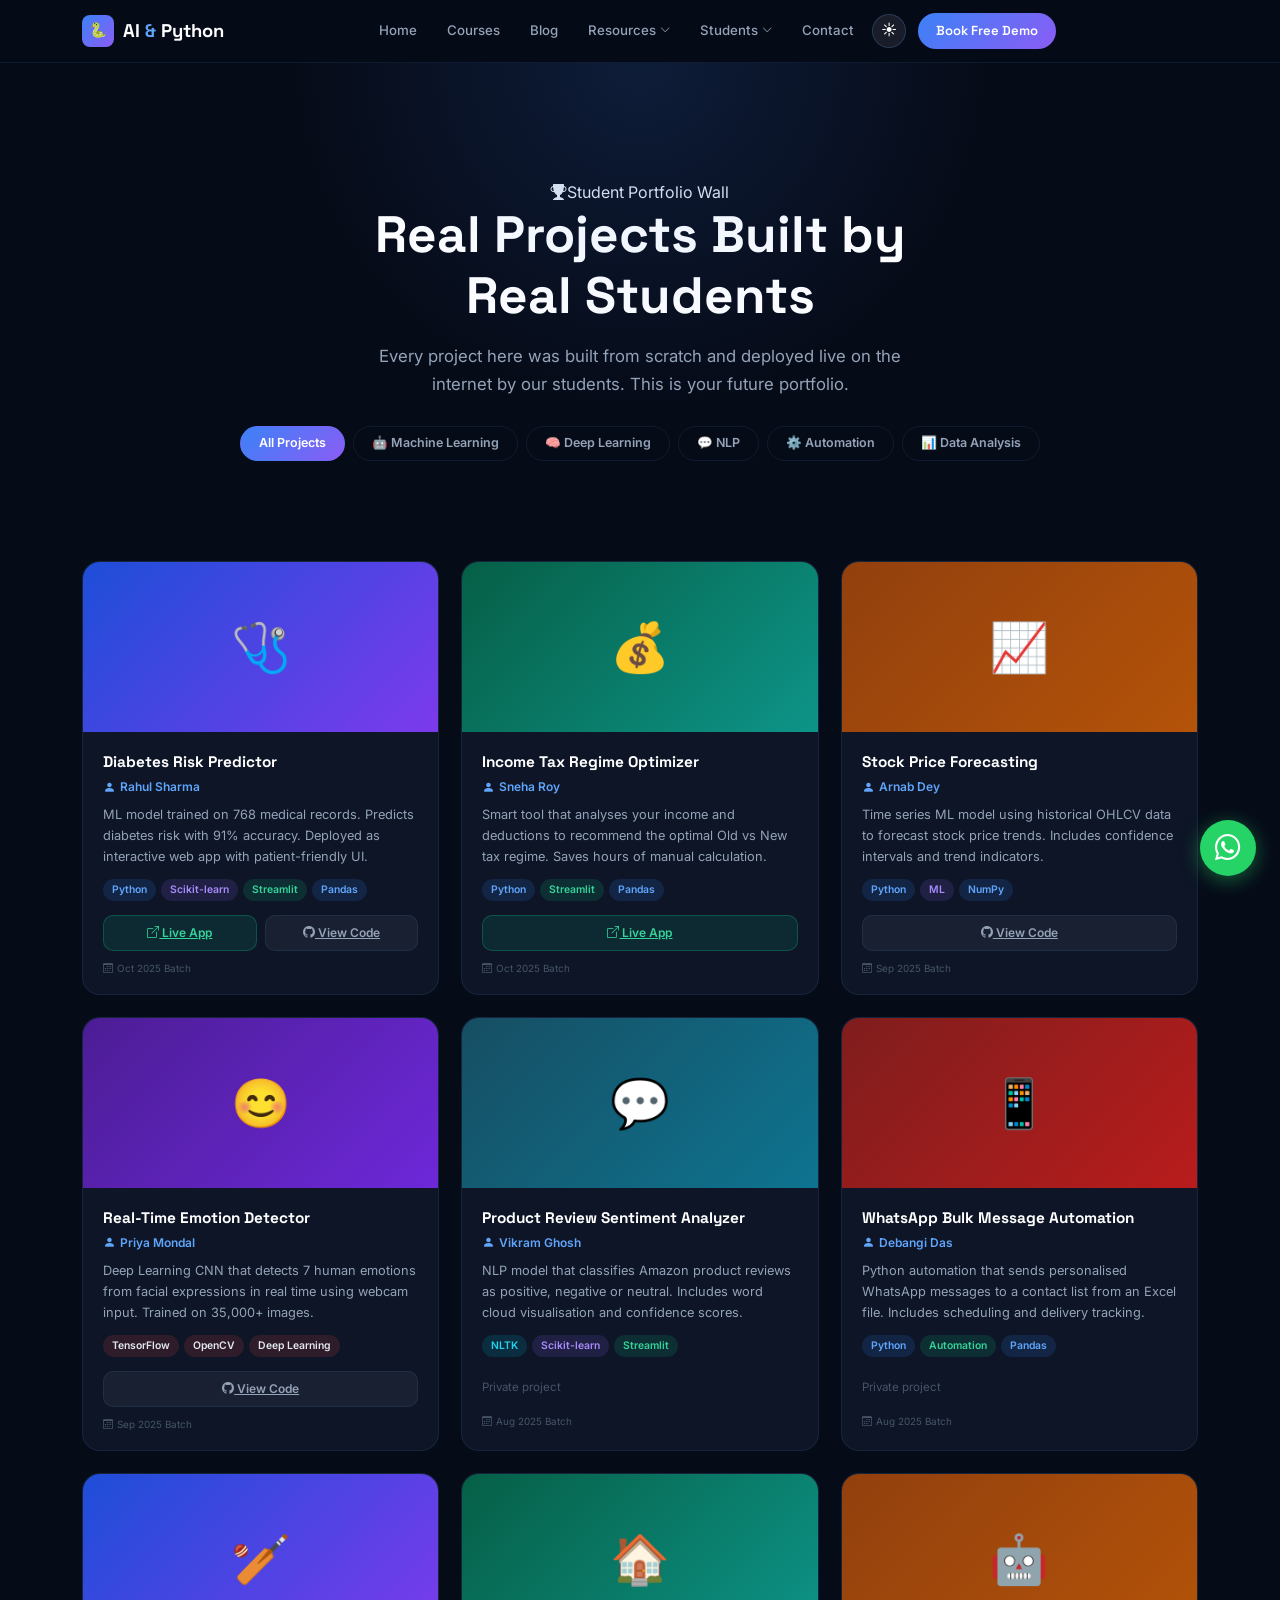
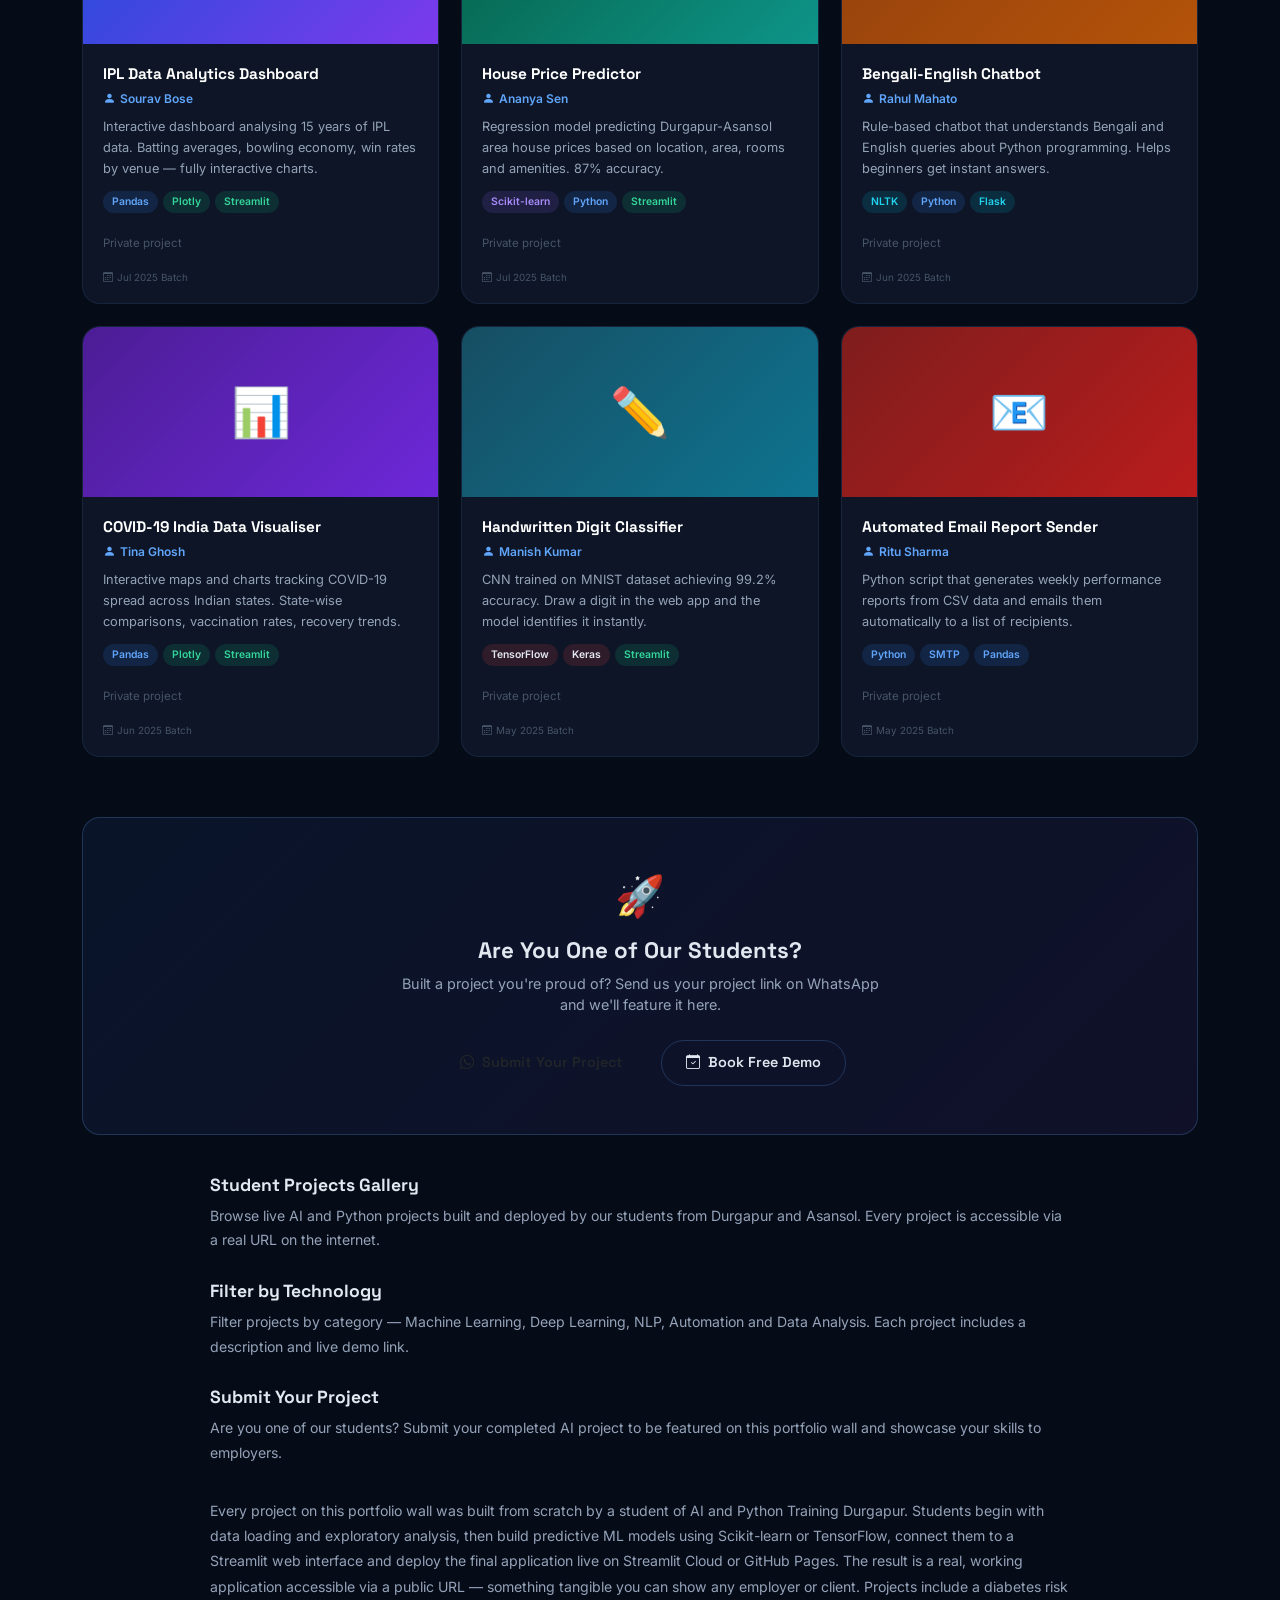
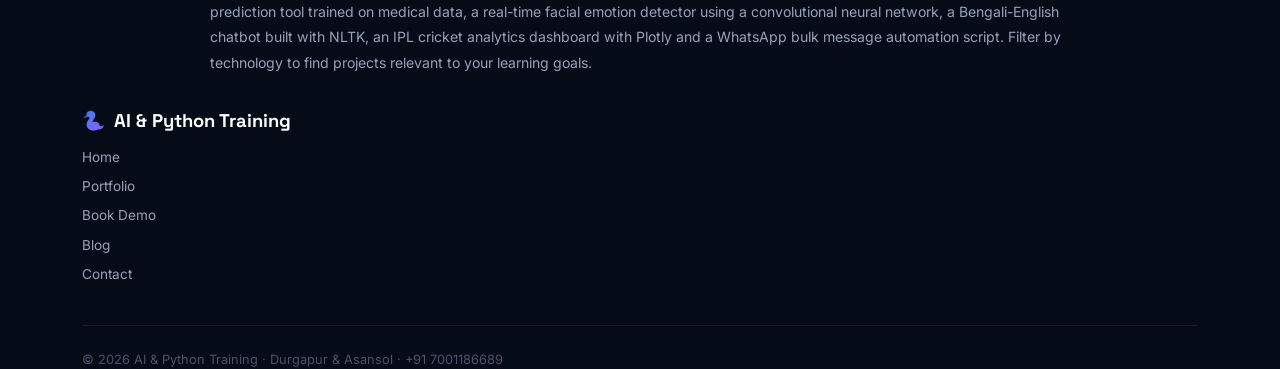
<file: portfolio.html>
<!DOCTYPE html>
<html lang="en-IN">
<head>
  <script>(function(){var t=localStorage.getItem("dm")||"dark";document.documentElement.setAttribute("data-theme",t);})();</script>
<meta charset="UTF-8"/>
<meta name="viewport" content="width=device-width,initial-scale=1.0"/>
<title>Student Portfolio Wall — Live AI Projects | Durgapur</title>
<meta name="description" content="See real AI projects built and deployed by our students — diabetes predictors, NLP tools, dashboards and automation scripts. Proof of what you will build."/>
<meta name="keywords" content="AI student projects Durgapur, Python ML portfolio, Streamlit AI apps India, data science projects West Bengal"/>
<meta name="robots" content="index, follow"/>
<link rel="canonical" href="https://pythonforai.in/portfolio.html"/>
<link rel="sitemap" type="application/xml" href="https://pythonforai.in/sitemap.xml"/>
<meta property="og:type" content="website"/>
<meta property="og:site_name" content="AI and Python Training"/>
<meta property="og:title" content="Student Portfolio Wall — Live AI Projects | Durgapur"/>
<meta property="og:description" content="See real AI projects built and deployed by our students — diabetes predictors, NLP tools, dashboards and automation scripts. Proof of what you will build."/>
<meta property="og:url" content="https://pythonforai.in/portfolio.html"/>
<meta property="og:image" content="https://pythonforai.in/assets/images/og-cover.jpg"/>
<meta property="og:image:width" content="1200"/>
<meta property="og:image:height" content="630"/>
<meta property="og:image:alt" content="AI and Python Training Durgapur"/>
<meta property="og:locale" content="en_IN"/>
<meta name="twitter:card" content="summary_large_image"/>
<meta name="twitter:title" content="Student Portfolio Wall — Live AI Projects | Durgapur"/>
<meta name="twitter:description" content="See real AI projects built and deployed by our students — diabetes predictors, NLP tools, dashboards and automation scripts. Proof of what you will build."/>
<meta name="twitter:image" content="https://pythonforai.in/assets/images/og-cover.jpg"/>
<link rel="preconnect" href="https://fonts.googleapis.com" crossorigin/>
<link rel="preconnect" href="https://cdn.jsdelivr.net" crossorigin/>
<link rel="dns-prefetch" href="https://wa.me"/>
<script type="application/ld+json">
{"@context":"https://schema.org","@type":"CollectionPage","name":"Student Portfolio Wall — AI Python Training Durgapur","description":"See real AI projects built and deployed by our students — diabetes predictors, NLP tools, dashboards and automation scripts. Proof of what you will build.","url":"https://pythonforai.in/portfolio.html"}
</script>
<link href="https://cdn.jsdelivr.net/npm/bootstrap@5.3.3/dist/css/bootstrap.min.css" rel="stylesheet"/>
<link href="https://cdn.jsdelivr.net/npm/bootstrap-icons@1.11.3/font/bootstrap-icons.css" rel="stylesheet"/>
<link href="https://fonts.googleapis.com/css2?family=Inter:wght@300;400;500;600;700;800&family=Space+Grotesk:wght@500;600;700;800&display=swap" rel="stylesheet"/>
<link rel="stylesheet" href="assets/css/shared.css"/>
<style>
.filter-bar{display:flex;gap:8px;flex-wrap:wrap;justify-content:center;margin:28px 0 0}
.fp{padding:7px 18px;border-radius:50px;border:1.5px solid var(--brd);color:var(--muted);background:transparent;font-size:.78rem;font-weight:600;cursor:pointer;transition:var(--tr)}
.fp:hover,.fp.active{background:var(--grad1);border-color:transparent;color:#fff}
.port-grid{display:grid;grid-template-columns:repeat(auto-fill,minmax(300px,1fr));gap:22px;margin-top:40px}
.pc{background:var(--card);border:1px solid var(--brd);border-radius:var(--r2);overflow:hidden;transition:var(--tr)}
.pc:hover{border-color:var(--brd2);transform:translateY(-4px);box-shadow:var(--glow)}
.pc-img{height:170px;overflow:hidden;position:relative}
.pc-img img{width:100%;height:100%;object-fit:cover;transition:transform .5s}
.pc:hover .pc-img img{transform:scale(1.06)}
.pc-img-ph{width:100%;height:100%;display:flex;align-items:center;justify-content:center;font-size:3rem}
.pc-body{padding:18px 20px}
.pc-title{font-family:var(--fh);font-size:.96rem;font-weight:700;color:#fff;margin-bottom:5px}
.pc-student{font-size:.75rem;color:var(--b2);font-weight:600;margin-bottom:8px;display:flex;align-items:center;gap:5px}
.pc-desc{font-size:.8rem;color:var(--muted);line-height:1.65;margin-bottom:12px}
.pc-stack{display:flex;flex-wrap:wrap;gap:5px;margin-bottom:14px}
.ps{font-size:.65rem;font-weight:600;padding:3px 9px;border-radius:50px}
.ps-py{background:rgba(59,130,246,.15);color:var(--b2)}
.ps-ml{background:rgba(139,92,246,.15);color:var(--p2)}
.ps-st{background:rgba(16,185,129,.15);color:var(--g2)}
.ps-ai{background:rgba(6,182,212,.15);color:var(--c2)}
.ps-dl{background:rgba(239,68,68,.15);color:var(--r2)}
.pc-links{display:flex;gap:8px}
.pc-link{flex:1;text-align:center;padding:8px;border-radius:var(--r);font-size:.75rem;font-weight:600;transition:var(--tr);border:1px solid}
.pc-link.live{background:rgba(16,185,129,.12);border-color:rgba(16,185,129,.3);color:var(--g2)}
.pc-link.live:hover{background:rgba(16,185,129,.22)}
.pc-link.code{background:rgba(255,255,255,.05);border-color:var(--brd);color:var(--muted)}
.pc-link.code:hover{border-color:var(--brd2);color:#fff}
.pc-batch{font-size:.62rem;color:var(--dim);margin-top:10px;display:flex;align-items:center;gap:4px}
.submit-box{background:linear-gradient(135deg,rgba(59,130,246,.08),rgba(139,92,246,.08));border:1px solid var(--brd2);border-radius:var(--r2);padding:clamp(28px,4vw,48px);text-align:center;margin-top:60px}
.cta-wrap{margin-top:24px;display:flex;gap:12px;justify-content:center;flex-wrap:wrap}
</style>
</head>
<body data-page="portfolio">
<div id="read-bar"></div>
<a href="https://wa.me/917001186689" class="wa-fab" target="_blank" aria-label="WhatsApp" rel="noopener noreferrer"><i class="bi bi-whatsapp"></i></a>
<script src="assets/js/nav.js"></script>

<div class="page-hero">
  <div class="container">
    <div class="tag tg-g"><i class="bi bi-trophy-fill"></i>Student Portfolio Wall</div>
    <h1>Real Projects Built by<br/><span class="gt">Real Students</span></h1>
    <p>Every project here was built from scratch and deployed live on the internet by our students. This is your future portfolio.</p>
    <div class="filter-bar">
      <button class="fp active" onclick="filterPort('all',this)">All Projects</button>
      <button class="fp" onclick="filterPort('ml',this)">🤖 Machine Learning</button>
      <button class="fp" onclick="filterPort('dl',this)">🧠 Deep Learning</button>
      <button class="fp" onclick="filterPort('nlp',this)">💬 NLP</button>
      <button class="fp" onclick="filterPort('auto',this)">⚙️ Automation</button>
      <button class="fp" onclick="filterPort('data',this)">📊 Data Analysis</button>
    </div>
  </div>
</div>

<div class="section">
  <div class="container">
    <div class="port-grid" id="portGrid"></div>
    <div class="submit-box sr">
      <div style="font-size:2.5rem;margin-bottom:12px">🚀</div>
      <h3 style="font-family:var(--fh);font-size:1.4rem;color:var(--heading);margin-bottom:8px">Are You One of Our Students?</h3>
      <p style="color:var(--muted);font-size:.9rem;margin-bottom:0;max-width:480px;margin:0 auto 4px">Built a project you're proud of? Send us your project link on WhatsApp and we'll feature it here.</p>
      <div class="cta-wrap">
        <a href="https://wa.me/917001186689?text=Hi!+I+want+to+submit+my+project+for+the+Portfolio+Wall" target="_blank" class="btn" rel="noopener noreferrer"><i class="bi bi-whatsapp"></i>Submit Your Project</a>
        <a href="demo.html" class="btn-o"><i class="bi bi-calendar-check"></i>Book Free Demo</a>
      </div>
    </div>
  </div>
</div>


<!-- ══ SEO SEMANTIC CONTENT ══ -->
<section style="max-width:900px;margin:0 auto;padding:40px 20px 0">
  <div style="margin-bottom:28px">
    <h2 style="font-family:var(--fh),'Space Grotesk',sans-serif;font-size:1.1rem;font-weight:700;color:var(--heading);margin-bottom:8px">Student Projects Gallery</h2>
    <p style="font-size:.88rem;color:var(--muted,#94A3B8);line-height:1.75">Browse live AI and Python projects built and deployed by our students from Durgapur and Asansol. Every project is accessible via a real URL on the internet.</p>
  </div>
  <div style="margin-bottom:28px">
    <h2 style="font-family:var(--fh),'Space Grotesk',sans-serif;font-size:1.1rem;font-weight:700;color:var(--heading);margin-bottom:8px">Filter by Technology</h2>
    <p style="font-size:.88rem;color:var(--muted,#94A3B8);line-height:1.75">Filter projects by category — Machine Learning, Deep Learning, NLP, Automation and Data Analysis. Each project includes a description and live demo link.</p>
  </div>
  <div style="margin-bottom:28px">
    <h2 style="font-family:var(--fh),'Space Grotesk',sans-serif;font-size:1.1rem;font-weight:700;color:var(--heading);margin-bottom:8px">Submit Your Project</h2>
    <p style="font-size:.88rem;color:var(--muted,#94A3B8);line-height:1.75">Are you one of our students? Submit your completed AI project to be featured on this portfolio wall and showcase your skills to employers.</p>
  </div>
</section>
<section style="max-width:900px;margin:32px auto;padding:0 20px">
  <p style="font-size:.88rem;color:#94A3B8;line-height:1.8">Every project on this portfolio wall was built from scratch by a student of AI and Python Training Durgapur. Students begin with data loading and exploratory analysis, then build predictive ML models using Scikit-learn or TensorFlow, connect them to a Streamlit web interface and deploy the final application live on Streamlit Cloud or GitHub Pages. The result is a real, working application accessible via a public URL — something tangible you can show any employer or client. Projects include a diabetes risk prediction tool trained on medical data, a real-time facial emotion detector using a convolutional neural network, a Bengali-English chatbot built with NLTK, an IPL cricket analytics dashboard with Plotly and a WhatsApp bulk message automation script. Filter by technology to find projects relevant to your learning goals.</p>
</section>
<footer class="site-footer">
  <div class="container">
    <div class="sf-inner">
      <div class="sf-brand"><span>🐍</span>AI &amp; Python Training</div>
      <div class="sf-links">
        <a href="index.html">Home</a><a href="portfolio.html">Portfolio</a>
        <a href="demo.html">Book Demo</a><a href="blog.html">Blog</a>
        <a href="index.html#contact">Contact</a>
      </div>
    </div>
    <div class="sf-copy">© 2026 AI &amp; Python Training · Durgapur &amp; Asansol · +91 7001186689</div>
  </div>
</footer>

<script>
var projects=[
  {cat:'ml',title:'Diabetes Risk Predictor',student:'Rahul Sharma',batch:'Oct 2025 Batch',desc:'ML model trained on 768 medical records. Predicts diabetes risk with 91% accuracy. Deployed as interactive web app with patient-friendly UI.',stack:['Python','Scikit-learn','Streamlit','Pandas'],emoji:'🩺',live:'https://diabetespredictor2026.streamlit.app/',code:'https://github.com'},
  {cat:'ml',title:'Income Tax Regime Optimizer',student:'Sneha Roy',batch:'Oct 2025 Batch',desc:'Smart tool that analyses your income and deductions to recommend the optimal Old vs New tax regime. Saves hours of manual calculation.',stack:['Python','Streamlit','Pandas'],emoji:'💰',live:'https://dna-tax-optimizer.streamlit.app/',code:''},
  {cat:'ml',title:'Stock Price Forecasting',student:'Arnab Dey',batch:'Sep 2025 Batch',desc:'Time series ML model using historical OHLCV data to forecast stock price trends. Includes confidence intervals and trend indicators.',stack:['Python','ML','NumPy'],emoji:'📈',live:'',code:'https://colab.research.google.com/drive/1AIX0ZTQVHCgBSeZtOvwBlxfvioDkSv1T'},
  {cat:'dl',title:'Real-Time Emotion Detector',student:'Priya Mondal',batch:'Sep 2025 Batch',desc:'Deep Learning CNN that detects 7 human emotions from facial expressions in real time using webcam input. Trained on 35,000+ images.',stack:['TensorFlow','OpenCV','Deep Learning'],emoji:'😊',live:'',code:'https://colab.research.google.com/drive/1JudLnsaKu1r6V338WIHIH3JD5ZNvW665'},
  {cat:'nlp',title:'Product Review Sentiment Analyzer',student:'Vikram Ghosh',batch:'Aug 2025 Batch',desc:'NLP model that classifies Amazon product reviews as positive, negative or neutral. Includes word cloud visualisation and confidence scores.',stack:['NLTK','Scikit-learn','Streamlit'],emoji:'💬',live:'',code:''},
  {cat:'auto',title:'WhatsApp Bulk Message Automation',student:'Debangi Das',batch:'Aug 2025 Batch',desc:'Python automation that sends personalised WhatsApp messages to a contact list from an Excel file. Includes scheduling and delivery tracking.',stack:['Python','Automation','Pandas'],emoji:'📱',live:'',code:''},
  {cat:'data',title:'IPL Data Analytics Dashboard',student:'Sourav Bose',batch:'Jul 2025 Batch',desc:'Interactive dashboard analysing 15 years of IPL data. Batting averages, bowling economy, win rates by venue — fully interactive charts.',stack:['Pandas','Plotly','Streamlit'],emoji:'🏏',live:'',code:''},
  {cat:'ml',title:'House Price Predictor',student:'Ananya Sen',batch:'Jul 2025 Batch',desc:'Regression model predicting Durgapur-Asansol area house prices based on location, area, rooms and amenities. 87% accuracy.',stack:['Scikit-learn','Python','Streamlit'],emoji:'🏠',live:'',code:''},
  {cat:'nlp',title:'Bengali-English Chatbot',student:'Rahul Mahato',batch:'Jun 2025 Batch',desc:'Rule-based chatbot that understands Bengali and English queries about Python programming. Helps beginners get instant answers.',stack:['NLTK','Python','Flask'],emoji:'🤖',live:'',code:''},
  {cat:'data',title:'COVID-19 India Data Visualiser',student:'Tina Ghosh',batch:'Jun 2025 Batch',desc:'Interactive maps and charts tracking COVID-19 spread across Indian states. State-wise comparisons, vaccination rates, recovery trends.',stack:['Pandas','Plotly','Streamlit'],emoji:'📊',live:'',code:''},
  {cat:'dl',title:'Handwritten Digit Classifier',student:'Manish Kumar',batch:'May 2025 Batch',desc:'CNN trained on MNIST dataset achieving 99.2% accuracy. Draw a digit in the web app and the model identifies it instantly.',stack:['TensorFlow','Keras','Streamlit'],emoji:'✏️',live:'',code:''},
  {cat:'auto',title:'Automated Email Report Sender',student:'Ritu Sharma',batch:'May 2025 Batch',desc:'Python script that generates weekly performance reports from CSV data and emails them automatically to a list of recipients.',stack:['Python','SMTP','Pandas'],emoji:'📧',live:'',code:''},
];
var grads=['linear-gradient(135deg,#1D4ED8,#7C3AED)','linear-gradient(135deg,#065F46,#0D9488)','linear-gradient(135deg,#92400E,#B45309)','linear-gradient(135deg,#4C1D95,#6D28D9)','linear-gradient(135deg,#164E63,#0E7490)','linear-gradient(135deg,#7F1D1D,#B91C1C)'];
var stackClass={'Python':'ps-py','Scikit-learn':'ps-ml','ML':'ps-ml','Streamlit':'ps-st','Pandas':'ps-py','TensorFlow':'ps-dl','Deep Learning':'ps-dl','Keras':'ps-dl','OpenCV':'ps-dl','NLTK':'ps-ai','NLP':'ps-ai','Flask':'ps-ai','Plotly':'ps-st','NumPy':'ps-py','Automation':'ps-st','SMTP':'ps-py'};
var curCat='all';
function filterPort(cat,btn){
  curCat=cat;
  document.querySelectorAll('.fp').forEach(function(b){b.classList.remove('active');});
  btn.classList.add('active');
  renderPort();
}
function renderPort(){
  var list=curCat==='all'?projects:projects.filter(function(p){return p.cat===curCat;});
  document.getElementById('portGrid').innerHTML=list.map(function(p,i){
    var bg=grads[i%grads.length];
    var stacks=p.stack.map(function(s){return '<span class="ps '+(stackClass[s]||'ps-py')+'">'+s+'</span>';}).join('');
    var links='';
    if(p.live) links+='<a href="'+p.live+'" target="_blank" class="pc-link live" rel="noopener noreferrer"><i class="bi bi-box-arrow-up-right"></i> Live App</a>';
    if(p.code) links+='<a href="'+p.code+'" target="_blank" class="pc-link code" rel="noopener noreferrer"><i class="bi bi-github"></i> View Code</a>';
    if(!p.live&&!p.code) links+='<span style="font-size:.72rem;color:var(--dim);padding:8px 0;display:block">Private project</span>';
    return '<div class="pc">'
      +'<div class="pc-img" style="background:'+bg+'"><div class="pc-img-ph">'+p.emoji+'</div></div>'
      +'<div class="pc-body">'
      +'<div class="pc-title">'+p.title+'</div>'
      +'<div class="pc-student"><i class="bi bi-person-fill"></i>'+p.student+'</div>'
      +'<div class="pc-desc">'+p.desc+'</div>'
      +'<div class="pc-stack">'+stacks+'</div>'
      +'<div class="pc-links">'+links+'</div>'
      +'<div class="pc-batch"><i class="bi bi-calendar3"></i>'+p.batch+'</div>'
      +'</div></div>';
  }).join('');
  // Scroll reveal
  setTimeout(function(){document.querySelectorAll('.pc').forEach(function(el){el.classList.add('sr');setTimeout(function(){el.classList.add('vis');},50);});},50);
}
renderPort();
// Shared SR
document.querySelectorAll('.sr').forEach(function(el){
  new IntersectionObserver(function(en){en.forEach(function(e){if(e.isIntersecting){e.target.classList.add('vis');}});},{threshold:.1}).observe(el);
});
window.addEventListener('scroll',function(){var h=document.documentElement;document.getElementById('read-bar').style.width=(h.scrollTop/(h.scrollHeight-h.clientHeight)*100)+'%';},{passive:true});
</script>
</body></html>
</file>
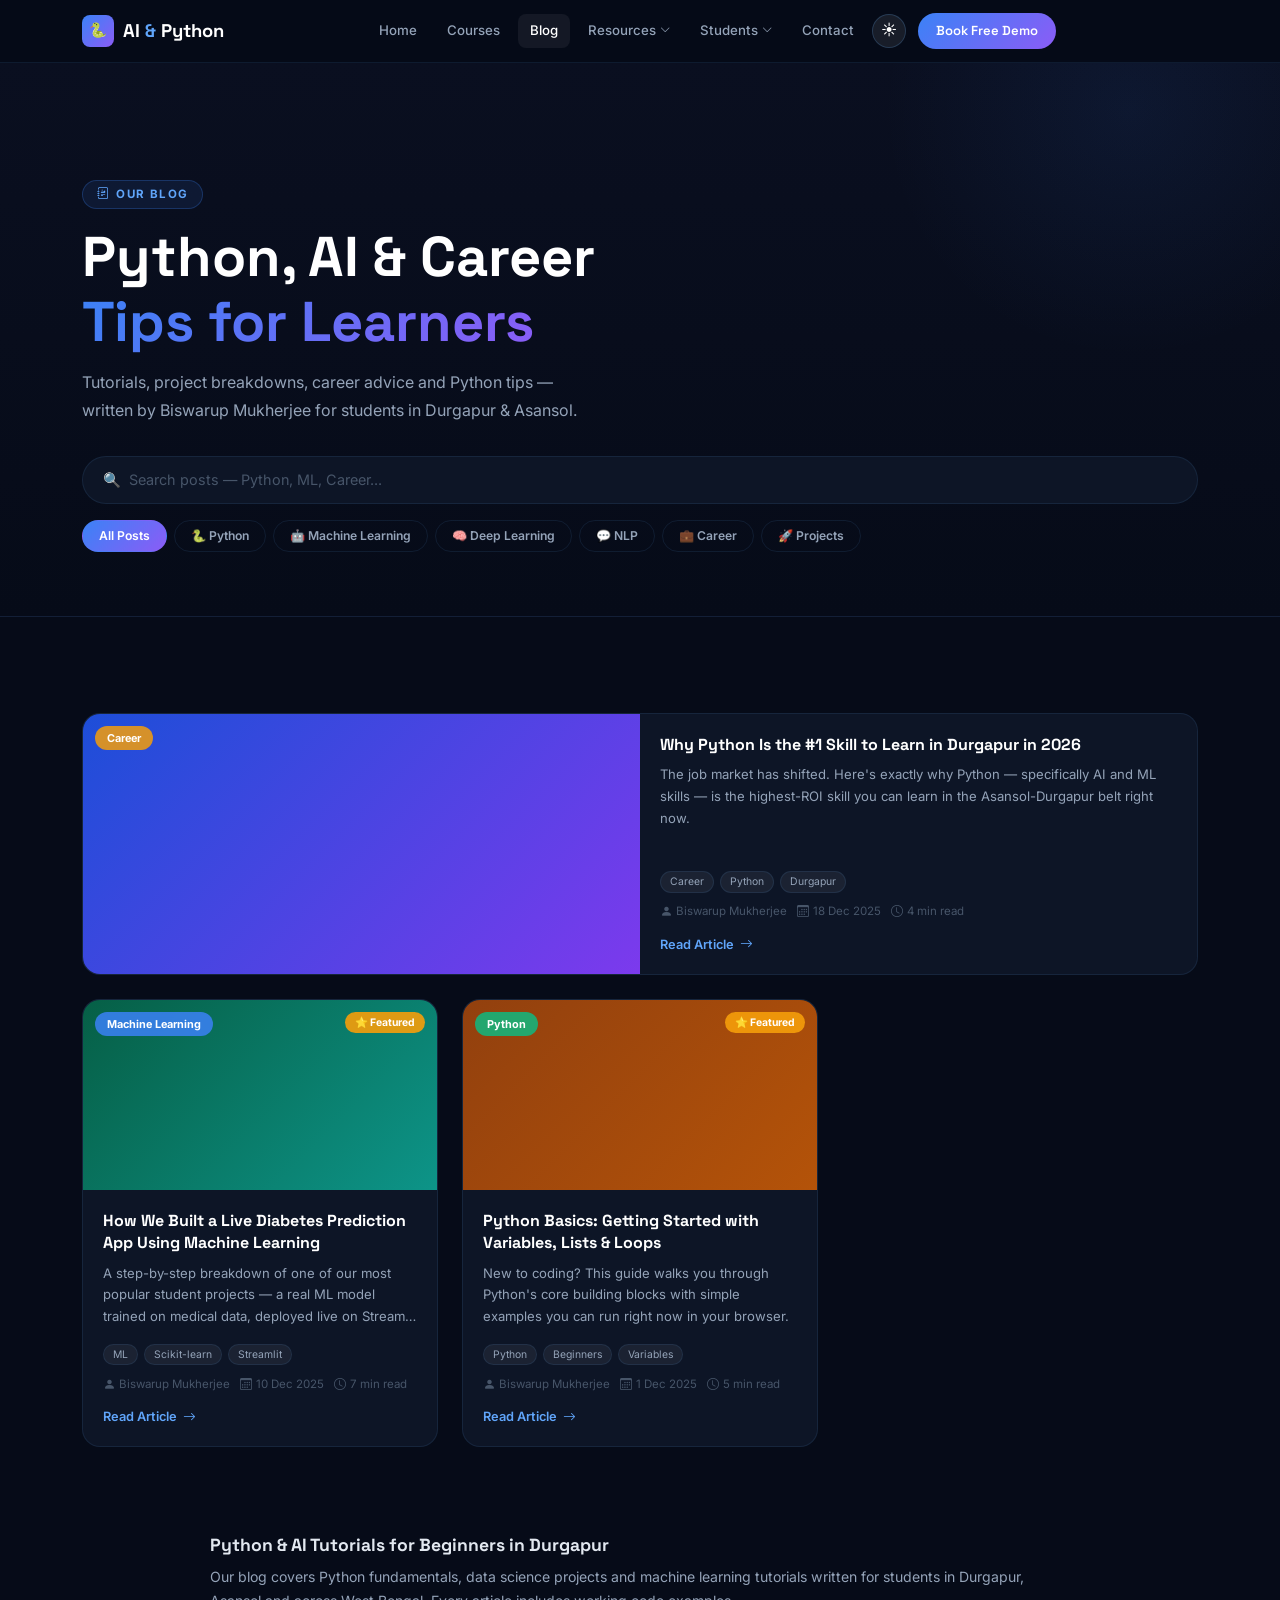
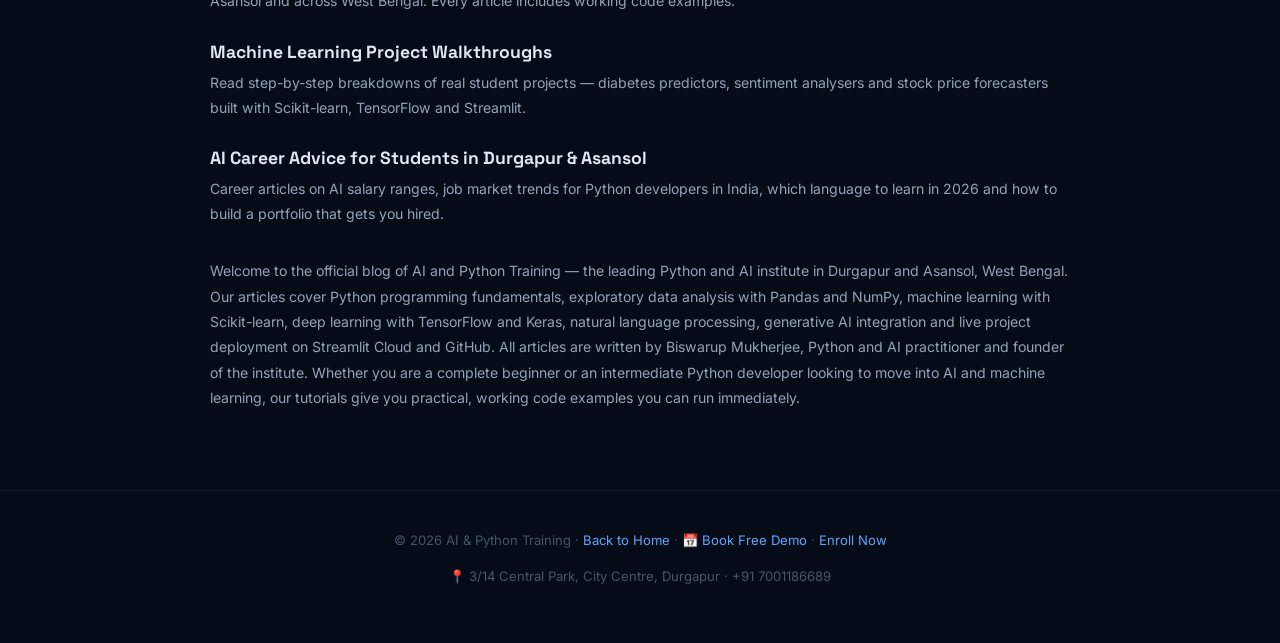
<file: post.html>
<!DOCTYPE html>
<html lang="en-IN">
<head>
  <script>(function(){var t=localStorage.getItem("dm")||"dark";document.documentElement.setAttribute("data-theme",t);})();</script>
<meta charset="UTF-8"/>
<meta name="viewport" content="width=device-width,initial-scale=1.0"/>
<title id="pg-title">Python & AI Blog — Read Article | AI & Python Training</title>
<meta id="pg-desc" name="description" content="Read Python tutorials, ML project guides and AI career tips from AI & Python Training Durgapur — helping 200+ students in Durgapur and Asansol."/>
<meta name="keywords" content="Python tutorial, machine learning guide, AI blog India, data science tips Durgapur"/>
<meta name="robots" content="index, follow"/>
<link id="pg-canonical" rel="canonical" href="https://pythonforai.in/post.html"/>
<link rel="sitemap" type="application/xml" href="https://pythonforai.in/sitemap.xml"/>
<meta property="og:type" content="website"/>
<meta property="og:site_name" content="AI and Python Training"/>
<meta property="og:title" content="Python & AI Blog — Read Article | AI & Python Training"/>
<meta property="og:description" content="Read Python tutorials, ML project guides and AI career tips from AI & Python Training Durgapur — helping 200+ students in Durgapur and Asansol."/>
<meta property="og:url" content="https://pythonforai.in/post.html"/>
<meta property="og:image" content="https://pythonforai.in/assets/images/og-cover.jpg"/>
<meta property="og:image:width" content="1200"/>
<meta property="og:image:height" content="630"/>
<meta property="og:image:alt" content="AI and Python Training Durgapur"/>
<meta property="og:locale" content="en_IN"/>
<meta name="twitter:card" content="summary_large_image"/>
<meta name="twitter:title" content="Python & AI Blog — Read Article | AI & Python Training"/>
<meta name="twitter:description" content="Read Python tutorials, ML project guides and AI career tips from AI & Python Training Durgapur — helping 200+ students in Durgapur and Asansol."/>
<meta name="twitter:image" content="https://pythonforai.in/assets/images/og-cover.jpg"/>
<link rel="preconnect" href="https://fonts.googleapis.com" crossorigin/>
<link rel="preconnect" href="https://cdn.jsdelivr.net" crossorigin/>
<link rel="dns-prefetch" href="https://wa.me"/>
<script type="application/ld+json">
{"@context":"https://schema.org","@type":"BlogPosting","name":"Python AI Blog Article — AI Python Training","description":"Read Python tutorials, ML project guides and AI career tips from AI & Python Training Durgapur — helping 200+ students in Durgapur and Asansol.","url":"https://pythonforai.in/post.html","author":{"@type":"Person","name":"Biswarup Mukherjee"}}
</script>
<link href="https://cdn.jsdelivr.net/npm/bootstrap@5.3.3/dist/css/bootstrap.min.css" rel="stylesheet"/>
<link href="https://cdn.jsdelivr.net/npm/bootstrap-icons@1.11.3/font/bootstrap-icons.css" rel="stylesheet"/>
<link href="https://fonts.googleapis.com/css2?family=Inter:wght@300;400;500;600;700&family=Space+Grotesk:wght@500;600;700;800&family=JetBrains+Mono:wght@400;500&display=swap" rel="stylesheet"/>
<style>
:root{
  --bg:#060B18;--bg2:#0A1020;--card:#0D1526;--brd:rgba(99,179,255,.10);--brd2:rgba(99,179,255,.22);
  --blue:#3B82F6;--blue2:#60A5FA;--purple:#8B5CF6;--green2:#34D399;--orange:#F59E0B;
  --white:#fff;--text:#E2E8F0;--muted:#94A3B8;--dim:#475569;
  --g1:linear-gradient(135deg,#3B82F6,#8B5CF6);
  --r:10px;--r2:18px;--tr:.3s cubic-bezier(.4,0,.2,1);
  --fh:'Space Grotesk',sans-serif;--fn:'Inter',sans-serif;--fm:'JetBrains Mono',monospace;
}
*,*::before,*::after{box-sizing:border-box;margin:0;padding:0}
html{scroll-behavior:smooth}
body{font-family:var(--fn);background:var(--bg);color:var(--text);overflow-x:hidden}
a{text-decoration:none;color:inherit}
::-webkit-scrollbar{width:4px}
::-webkit-scrollbar-thumb{background:var(--blue);border-radius:2px}
/* NAV */
#nav{position:fixed;top:0;left:0;right:0;z-index:1000;background:rgba(6,11,24,.97);backdrop-filter:blur(16px);border-bottom:1px solid var(--brd);padding:14px 0}
.nav-in{display:flex;align-items:center;justify-content:space-between;gap:16px}
.nav-brand{font-family:var(--fh);font-size:1.2rem;font-weight:700;color:#fff;display:flex;align-items:center;gap:9px}
.nav-icon{width:32px;height:32px;background:var(--g1);border-radius:8px;display:flex;align-items:center;justify-content:center;font-size:.9rem}
/* PROGRESS */
#read-progress{position:fixed;top:0;left:0;height:3px;background:var(--g1);z-index:9999;width:0%;transition:width .1s linear}
/* ARTICLE WRAPPER */
.post-wrap{max-width:760px;margin:0 auto;padding:100px 20px 80px}
/* HERO IMAGE */
.post-hero-img{width:100%;max-height:420px;object-fit:cover;border-radius:var(--r2);margin-bottom:32px;display:block}
.post-hero-placeholder{width:100%;height:280px;border-radius:var(--r2);margin-bottom:32px;display:flex;align-items:center;justify-content:center;font-size:4rem}
/* META BAR */
.post-cat{display:inline-flex;align-items:center;gap:5px;font-size:.7rem;font-weight:700;letter-spacing:.1em;text-transform:uppercase;padding:4px 14px;border-radius:50px;margin-bottom:16px}
.post-title{font-family:var(--fh);font-size:clamp(1.7rem,4vw,2.6rem);font-weight:800;color:#fff;line-height:1.2;margin-bottom:16px}
.post-meta{display:flex;align-items:center;gap:14px;font-size:.8rem;color:var(--dim);flex-wrap:wrap;margin-bottom:24px;padding-bottom:24px;border-bottom:1px solid var(--brd)}
.post-meta span{display:flex;align-items:center;gap:5px}
/* TAGS */
.post-tags{display:flex;flex-wrap:wrap;gap:7px;margin-bottom:32px}
.post-tag{font-size:.72rem;font-weight:600;padding:4px 12px;border-radius:50px;background:rgba(59,130,246,.1);border:1px solid rgba(59,130,246,.2);color:var(--blue2)}
/* CONTENT */
.post-content{font-size:1rem;line-height:1.85;color:#CBD5E1}
.post-content h2{font-family:var(--fh);font-size:1.5rem;font-weight:700;color:#fff;margin:36px 0 14px;padding-top:4px}
.post-content h3{font-family:var(--fh);font-size:1.15rem;font-weight:700;color:#E2E8F0;margin:24px 0 10px}
.post-content p{margin-bottom:18px}
.post-content a{color:var(--blue2);text-decoration:underline;text-decoration-color:rgba(96,165,250,.3);text-underline-offset:3px}
.post-content a:hover{color:#fff}
.post-content ul,.post-content ol{padding-left:24px;margin-bottom:18px}
.post-content li{margin-bottom:8px}
.post-content strong{color:#fff;font-weight:600}
.post-content em{color:var(--muted)}
.post-content blockquote{border-left:3px solid var(--blue);padding:14px 20px;background:rgba(59,130,246,.06);border-radius:0 var(--r) var(--r) 0;margin:20px 0;font-style:italic;color:var(--muted)}
.post-content pre{background:#0D1117;border:1px solid var(--brd2);border-radius:var(--r);overflow-x:auto;margin:20px 0}
.post-content code.code-block{display:block;padding:20px;font-family:var(--fm);font-size:.85rem;line-height:1.7;color:#E2E8F0}
.post-content code:not(.code-block){background:rgba(59,130,246,.1);border:1px solid rgba(59,130,246,.2);border-radius:5px;padding:2px 7px;font-family:var(--fm);font-size:.82rem;color:var(--blue2)}
.post-content img{width:100%;border-radius:var(--r2);margin:20px 0;display:block;border:1px solid var(--brd)}
/* SHARE */
.share-bar{background:var(--card);border:1px solid var(--brd);border-radius:var(--r2);padding:22px 26px;margin-top:40px;display:flex;align-items:center;justify-content:space-between;flex-wrap:wrap;gap:14px}
.share-bar p{font-family:var(--fh);font-size:.92rem;font-weight:600;color:#fff;margin:0}
.share-btns{display:flex;gap:9px}
.share-btn{padding:8px 16px;border-radius:50px;border:1px solid var(--brd);font-size:.78rem;font-weight:600;cursor:pointer;transition:var(--tr);background:transparent;color:var(--muted);display:flex;align-items:center;gap:6px}
.share-btn:hover{background:var(--g1);border-color:transparent;color:#fff}
/* AUTHOR BOX */
.author-box{background:linear-gradient(135deg,rgba(59,130,246,.08),rgba(139,92,246,.08));border:1px solid var(--brd2);border-radius:var(--r2);padding:26px;margin-top:32px;display:flex;gap:18px;align-items:flex-start}
.author-av{width:56px;height:56px;border-radius:50%;background:var(--g1);display:flex;align-items:center;justify-content:center;font-family:var(--fh);font-size:1.1rem;font-weight:700;color:#fff;flex-shrink:0}
.author-name{font-family:var(--fh);font-size:.98rem;font-weight:700;color:#fff;margin-bottom:3px}
.author-role{font-size:.75rem;color:var(--blue2);margin-bottom:8px}
.author-bio{font-size:.84rem;color:var(--muted);line-height:1.65}
/* RELATED */
.related-wrap{margin-top:56px}
.related-wrap h3{font-family:var(--fh);font-size:1.3rem;font-weight:700;color:#fff;margin-bottom:20px}
.related-grid{display:grid;grid-template-columns:repeat(auto-fill,minmax(220px,1fr));gap:16px}
.rel-card{background:var(--card);border:1px solid var(--brd);border-radius:var(--r2);overflow:hidden;cursor:pointer;transition:var(--tr)}
.rel-card:hover{border-color:var(--brd2);transform:translateY(-3px)}
.rel-card img{width:100%;height:130px;object-fit:cover}
.rel-card-ph{height:130px;display:flex;align-items:center;justify-content:center;font-size:2rem}
.rel-body{padding:14px}
.rel-title{font-family:var(--fh);font-size:.88rem;font-weight:700;color:#fff;margin-bottom:6px;display:-webkit-box;-webkit-line-clamp:2;-webkit-box-orient:vertical;overflow:hidden;line-height:1.35}
.rel-meta{font-size:.72rem;color:var(--dim)}
/* CTA BOX */
.cta-box{background:linear-gradient(135deg,rgba(59,130,246,.12),rgba(139,92,246,.12));border:1px solid var(--brd2);border-radius:var(--r2);padding:32px;text-align:center;margin-top:40px}
.cta-box h3{font-family:var(--fh);font-size:1.4rem;color:#fff;margin-bottom:8px}
.cta-box p{font-size:.88rem;color:var(--muted);margin-bottom:20px}
.btn-p{background:var(--g1);color:#fff;font-family:var(--fh);font-weight:600;font-size:.88rem;border:none;border-radius:50px;padding:11px 26px;display:inline-flex;align-items:center;gap:7px;cursor:pointer;text-decoration:none;transition:var(--tr)}
.btn-p:hover{color:#fff;transform:translateY(-2px);box-shadow:0 8px 24px rgba(59,130,246,.3)}
/* BACK BUTTON */
.back-btn{display:inline-flex;align-items:center;gap:7px;font-size:.82rem;font-weight:600;color:var(--muted);padding:8px 16px;border-radius:50px;border:1px solid var(--brd);transition:var(--tr);margin-bottom:28px;background:transparent;cursor:pointer}
.back-btn:hover{color:#fff;border-color:var(--brd2)}
/* SKELETON */
.skel{background:linear-gradient(90deg,rgba(255,255,255,.04) 25%,rgba(255,255,255,.08) 50%,rgba(255,255,255,.04) 75%);background-size:200% 100%;animation:shimmer 1.4s infinite;border-radius:6px}
@keyframes shimmer{0%{background-position:200% 0}100%{background-position:-200% 0}}

/* ── LIGHT THEME FOR BLOG ── */
[data-theme="light"] .b-card,
[data-theme="light"] .featured-card,
[data-theme="light"] .author-card,
[data-theme="light"] .post-box,
[data-theme="light"] .sb-widget {
  background: #FFFFFF !important;
  border-color: rgba(148, 163, 184, 0.25) !important;
  box-shadow: 0 4px 16px rgba(15, 23, 42, 0.05);
}
[data-theme="light"] .b-card h2,
[data-theme="light"] .featured-card h2,
[data-theme="light"] .post-title,
[data-theme="light"] .sb-widget h3 {
  color: #0F172A !important;
}
[data-theme="light"] .b-card p,
[data-theme="light"] .featured-card p,
[data-theme="light"] .post-content,
[data-theme="light"] .sb-widget p {
  color: #334155 !important;
}
[data-theme="light"] .search-input {
  background: #FFFFFF !important;
  border-color: rgba(148, 163, 184, 0.4) !important;
  color: #0F172A !important;
}
[data-theme="light"] .cat-pill {
  background: #F1F5F9 !important;
  border-color: rgba(148, 163, 184, 0.3) !important;
  color: #475569 !important;
}
[data-theme="light"] .cat-pill.active,
[data-theme="light"] .cat-pill:hover {
  background: var(--blue) !important;
  color: #FFFFFF !important;
}

</style>
  <link rel="stylesheet" href="assets/css/shared.css"/>
</head>
<body data-page="post">
  <script src="assets/js/nav.js"></script>
<div id="read-progress"></div>

<!-- NAV -->


<!-- POST CONTENT -->
<div class="post-wrap">
  <!-- Skeleton -->
  <div id="skel-wrap">
    <div class="skel" style="height:280px;border-radius:var(--r2);margin-bottom:24px"></div>
    <div class="skel" style="height:16px;width:80px;margin-bottom:14px"></div>
    <div class="skel" style="height:36px;margin-bottom:10px"></div>
    <div class="skel" style="height:36px;width:70%;margin-bottom:20px"></div>
    <div class="skel" style="height:12px;width:60%;margin-bottom:32px"></div>
    <div class="skel" style="height:12px;margin-bottom:10px"></div>
    <div class="skel" style="height:12px;margin-bottom:10px"></div>
    <div class="skel" style="height:12px;width:80%;margin-bottom:10px"></div>
  </div>
  <!-- Actual post -->
  <div id="post-content-wrap" style="display:none">
    <button class="back-btn" onclick="window.location.href='blog.html'"><i class="bi bi-arrow-left"></i>All Posts</button>
    <div id="post-hero-media"></div>
    <div id="post-cat-badge" class="post-cat"></div>
    <h1 class="post-title" id="post-title">Python &amp; AI Tutorial — AI and Python Training Durgapur</h1>
    <div class="post-meta" id="post-meta"></div>
    <div class="post-tags" id="post-tags"></div>
    <div class="post-content" id="post-body"></div>
    <div class="share-bar">
      <p>Found this helpful? Share it 👇</p>
      <div class="share-btns">
        <button class="share-btn" onclick="shareWA()"><i class="bi bi-whatsapp"></i>WhatsApp</button>
        <button class="share-btn" onclick="copyLink()"><i class="bi bi-link-45deg"></i>Copy Link</button>
      </div>
    </div>
    <div class="author-box">
      <div class="author-av">BM</div>
      <div>
        <div class="author-name">Biswarup Mukherjee</div>
        <div class="author-role">🐍 Python & AI Instructor · Founder, AI & Python Training</div>
        <div class="author-bio">Python and AI practitioner based in Durgapur, West Bengal. PG Diploma in AI & ML from NIT Warangal. Founder of AI & Python Training — helping 200+ students in Durgapur & Asansol build real, deployed AI projects.</div>
      </div>
    </div>
    <div class="cta-box">
      <h3>Ready to Build Real AI Skills?</h3>
      <p>Join our next batch in Durgapur. Learn Python, ML, Deep Learning and deploy live AI projects — no prior coding needed.</p>
      <a href="index.html#contact" class="btn-p"><i class="bi bi-rocket-takeoff"></i>Enroll Now · +91 7001186689</a>
    </div>
    <div class="related-wrap">
      <h3>More Posts</h3>
      <div class="related-grid" id="related-grid"></div>
    </div>
  </div>
  <div id="not-found" style="display:none;text-align:center;padding:60px 0">
    <div style="font-size:3rem;margin-bottom:16px">😕</div>
    <h2 style="font-family:var(--fh);color:var(--heading);margin-bottom:8px">Post Not Found</h2>
    <p style="color:var(--muted);margin-bottom:24px">This post doesn't exist or may have been moved.</p>
    <a href="blog.html" class="btn-p"><i class="bi bi-arrow-left"></i>Back to Blog</a>
  </div>
</div>

<script>
/* ── READ PROGRESS ── */
window.addEventListener('scroll',function(){
  var el=document.documentElement;
  var pct=(el.scrollTop/(el.scrollHeight-el.clientHeight))*100;
  document.getElementById('read-progress').style.width=pct+'%';
},{passive:true});

/* ── CATEGORY COLOURS ── */
var catColors={'Python':'cat-python','Machine Learning':'cat-ml','Deep Learning':'cat-deeplearning','NLP':'cat-nlp','Career':'cat-career','Projects':'cat-projects','Gen AI':'cat-genai'};
var catBgMap={'Python':'rgba(16,185,129,.15)','Machine Learning':'rgba(59,130,246,.15)','Deep Learning':'rgba(139,92,246,.15)','NLP':'rgba(6,182,212,.15)','Career':'rgba(245,158,11,.15)','Projects':'rgba(16,185,129,.15)','Gen AI':'rgba(236,72,153,.15)'};
var catClMap={'Python':'#34D399','Machine Learning':'#60A5FA','Deep Learning':'#A78BFA','NLP':'#22D3EE','Career':'#FCD34D','Projects':'#34D399','Gen AI':'#F9A8D4'};
var gradients=['linear-gradient(135deg,#1D4ED8,#7C3AED)','linear-gradient(135deg,#065F46,#0D9488)','linear-gradient(135deg,#92400E,#B45309)','linear-gradient(135deg,#4C1D95,#6D28D9)'];
var catEmoji={'Python':'🐍','Machine Learning':'🤖','Deep Learning':'🧠','NLP':'💬','Career':'💼','Projects':'🚀','Gen AI':'✨'};

function formatDate(d){return new Date(d).toLocaleDateString('en-IN',{day:'numeric',month:'long',year:'numeric'});}

/* ── LOAD POST ── */
var slug=new URLSearchParams(window.location.search).get('slug');
if(!slug){window.location.href='blog.html';}

var BLOG_DATA = [
  {
    "id": "1",
    "slug": "python-basics-durgapur",
    "title": "Python Basics: Getting Started with Variables, Lists & Loops",
    "excerpt": "New to coding? This guide walks you through Python's core building blocks with simple examples you can run right now in your browser.",
    "content": "<p>Python is the world's most beginner-friendly programming language — and also one of the most powerful. In this post, we'll cover the three most important concepts every Python beginner must master: <strong>variables, lists, and loops</strong>.</p>\n\n<h2>1. Variables — Storing Information</h2>\n<p>A variable is simply a named container for a value. Think of it like a labelled box.</p>\n<pre><code class=\"code-block\">name = \"Rahul\"\nage = 22\ncity = \"Durgapur\"\n\nprint(f\"Hello! I'm {name}, {age} years old from {city}.\")</code></pre>\n<p>Output: <code>Hello! I'm Rahul, 22 years old from Durgapur.</code></p>\n\n<h2>2. Lists — Storing Multiple Values</h2>\n<p>A list holds multiple values in a single variable. Lists are ordered, changeable, and allow duplicates.</p>\n<pre><code class=\"code-block\">courses = [\"Python\", \"Machine Learning\", \"Deep Learning\", \"NLP\"]\n\nprint(courses[0])    # Python\nprint(courses[-1])   # NLP\nprint(len(courses))  # 4</code></pre>\n\n<h2>3. Loops — Repeating Actions</h2>\n<p>Loops let you repeat a block of code without writing it multiple times.</p>\n<pre><code class=\"code-block\">for course in courses:\n    print(f\"Learning: {course}\")\n\n# Output:\n# Learning: Python\n# Learning: Machine Learning\n# Learning: Deep Learning\n# Learning: NLP</code></pre>\n\n<h2>Practice Exercise</h2>\n<p>Try this at home: create a list of 5 cities in West Bengal and print each one using a loop. This single exercise will cement your understanding of both lists and loops together.</p>\n\n<p>Ready to go deeper? Join our <strong>Python Fundamentals batch in Durgapur</strong> — we cover all of this and much more with live projects you actually build.</p>",
    "category": "Python",
    "tags": [
      "Python",
      "Beginners",
      "Variables",
      "Loops"
    ],
    "thumbnail": "https://images.unsplash.com/photo-1515879218367-8466d910aaa4?w=800&q=80&auto=format&fit=crop",
    "author": "Biswarup Mukherjee",
    "date": "2025-12-01",
    "read_time": "5 min read",
    "featured": true
  },
  {
    "id": "2",
    "slug": "machine-learning-diabetes-prediction",
    "title": "How We Built a Live Diabetes Prediction App Using Machine Learning",
    "excerpt": "A step-by-step breakdown of one of our most popular student projects — a real ML model trained on medical data, deployed live on Streamlit Cloud.",
    "content": "<p>One of the first real projects our students build is a <strong>diabetes prediction application</strong>. It uses actual medical data, a trained machine learning model, and is deployed live on the internet for anyone to use. Here's how it works.</p>\n\n<h2>The Dataset</h2>\n<p>We use the Pima Indians Diabetes Dataset — a classic ML dataset with 768 samples and 8 features including glucose level, BMI, age, and insulin levels. The target is binary: diabetic or not.</p>\n\n<h2>The ML Pipeline</h2>\n<pre><code class=\"code-block\">import pandas as pd\nfrom sklearn.ensemble import RandomForestClassifier\nfrom sklearn.model_selection import train_test_split\nfrom sklearn.metrics import accuracy_score\n\n# Load data\ndf = pd.read_csv('diabetes.csv')\nX = df.drop('Outcome', axis=1)\ny = df['Outcome']\n\n# Split and train\nX_train, X_test, y_train, y_test = train_test_split(X, y, test_size=0.2)\nmodel = RandomForestClassifier(n_estimators=100, random_state=42)\nmodel.fit(X_train, y_train)\n\n# Evaluate\nprint(f\"Accuracy: {accuracy_score(y_test, model.predict(X_test))*100:.1f}%\")</code></pre>\n\n<h2>Deploying with Streamlit</h2>\n<p>Once the model is trained, we wrap it in a Streamlit interface — sliders for each health parameter, a predict button, and an instant result. The whole UI takes about 30 lines of Python code.</p>\n\n<h2>See It Live</h2>\n<p>You can try our student's live app at <a href=\"https://diabetespredictor2026.streamlit.app\" target=\"_blank\">diabetespredictor2026.streamlit.app</a>. This is exactly the kind of project you build in our Full Program.</p>",
    "category": "Machine Learning",
    "tags": [
      "ML",
      "Scikit-learn",
      "Streamlit",
      "Projects"
    ],
    "thumbnail": "https://images.unsplash.com/photo-1576091160550-2173dba999ef?w=800&q=80&auto=format&fit=crop",
    "author": "Biswarup Mukherjee",
    "date": "2025-12-10",
    "read_time": "7 min read",
    "featured": true
  },
  {
    "id": "3",
    "slug": "why-learn-python-durgapur",
    "title": "Why Python Is the #1 Skill to Learn in Durgapur in 2026",
    "excerpt": "The job market has shifted. Here's exactly why Python — specifically AI and ML skills — is the highest-ROI skill you can learn in the Asansol-Durgapur belt right now.",
    "content": "<p>If you're a student or working professional in Durgapur or Asansol asking yourself <em>\"what skill should I learn in 2026?\"</em> — the answer is Python. Specifically Python for AI and data science. Here's why.</p>\n\n<h2>The Demand is Real and Local</h2>\n<p>Companies in Kolkata and beyond are actively hiring Python developers with AI skills. Many students from our Durgapur batches have secured data analyst and ML engineer roles within months of completing the course.</p>\n\n<h2>Python is Beginner Friendly</h2>\n<p>Unlike Java or C++, Python reads almost like English. Compare these two ways to print \"Hello World\":</p>\n<pre><code class=\"code-block\"># Java\nSystem.out.println(\"Hello World\");\n\n# Python\nprint(\"Hello World\")</code></pre>\n<p>Python's simplicity means you spend less time fighting syntax and more time solving real problems.</p>\n\n<h2>The AI Revolution is Here</h2>\n<p>ChatGPT, Gemini, image recognition systems, recommendation engines — all built with Python. Learning Python today means you're positioned to work with the technologies that are reshaping every industry.</p>\n\n<h2>The Salary Picture</h2>\n<p>Entry-level data analysts in India earn ₹3.5–6 LPA. ML engineers with deployment skills command ₹8–15 LPA within 2–3 years. That's the career trajectory our Full Program is designed to put you on.</p>\n\n<p><strong>Ready to start?</strong> Our next batch in Durgapur begins January 15. <a href=\"#contact\">Call us at +91 7001186689</a> to reserve your seat.</p>",
    "category": "Career",
    "tags": [
      "Career",
      "Python",
      "Durgapur",
      "Jobs"
    ],
    "thumbnail": "https://images.unsplash.com/photo-1521737604893-d14cc237f11d?w=800&q=80&auto=format&fit=crop",
    "author": "Biswarup Mukherjee",
    "date": "2025-12-18",
    "read_time": "4 min read",
    "featured": false
  }
];

function loadPost(data){
  var post=data.find(function(p){return p.slug===slug;});
    if(!post){document.getElementById('skel-wrap').style.display='none';document.getElementById('not-found').style.display='block';return;}

    /* Update meta */
    document.getElementById('pg-title').textContent=post.title+' — AI & Python Training';
    document.getElementById('pg-desc').content=post.excerpt;
    document.getElementById('pg-canonical').href='https://pythonforai.in/post.html?slug='+post.slug;

    /* Hero image */
    var heroEl=document.getElementById('post-hero-media');
    if(post.thumbnail){
      var img=document.createElement('img');
      img.src=post.thumbnail; img.alt=post.title; img.className='post-hero-img';
      img.onerror=function(){this.parentElement.innerHTML='<div class="post-hero-placeholder" style="background:'+gradients[0]+'">'+catEmoji[post.category]+'</div>';};
      heroEl.appendChild(img);
    } else {
      heroEl.innerHTML='<div class="post-hero-placeholder" style="background:'+gradients[0]+'">'+catEmoji[post.category]+'</div>';
    }

    /* Category badge */
    var cb=document.getElementById('post-cat-badge');
    cb.textContent=post.category;
    cb.style.background=catBgMap[post.category]||'rgba(99,102,241,.15)';
    cb.style.color=catClMap[post.category]||'#A5B4FC';
    cb.style.border='1px solid '+(catClMap[post.category]||'#A5B4FC')+'44';

    /* Title & meta */
    document.getElementById('post-title').textContent=post.title;
    document.getElementById('post-meta').innerHTML=
      '<span><i class="bi bi-person-fill"></i>'+post.author+'</span>'
      +'<span><i class="bi bi-calendar3"></i>'+formatDate(post.date)+'</span>'
      +'<span><i class="bi bi-clock"></i>'+post.read_time+'</span>'
      +(post.featured?'<span style="color:var(--orange)">⭐ Featured</span>':'');

    /* Tags */
    document.getElementById('post-tags').innerHTML=(post.tags||[]).map(function(t){
      return '<span class="post-tag">'+t+'</span>';
    }).join('');

    /* Body */
    document.getElementById('post-body').innerHTML=post.content;

    /* Related posts */
    var related=data.filter(function(p){return p.slug!==slug&&p.category===post.category;}).slice(0,3);
    if(related.length===0) related=data.filter(function(p){return p.slug!==slug;}).slice(0,3);
    document.getElementById('related-grid').innerHTML=related.map(function(p,i){
      var imgHtml=p.thumbnail
        ?'<img src="'+p.thumbnail+'" alt="'+p.title+'" loading="lazy" onerror="this.parentElement.style.background=\''+gradients[i%gradients.length]+'\';this.remove()"/>'
        :'<div class="rel-card-ph" style="background:'+gradients[i%gradients.length]+'">'+catEmoji[p.category]+'</div>';
      return '<div class="rel-card" onclick="window.location.href=\'post.html?slug='+p.slug+'\'">'+imgHtml+'<div class="rel-body"><div class="rel-title">'+p.title+'</div><div class="rel-meta">'+formatDate(p.date)+' · '+p.read_time+'</div></div></div>';
    }).join('');

    /* Show */
    document.getElementById('skel-wrap').style.display='none';
    document.getElementById('post-content-wrap').style.display='block';
}

(function(){
  /* file:// protocol: fetch is blocked by browser — use inline BLOG_DATA immediately */
  if(window.location.protocol==='file:'){
    loadPost(BLOG_DATA);
    return;
  }
  /* Live server: fetch with 4s timeout, fallback to BLOG_DATA on any error */
  var done=false;
  var timer=setTimeout(function(){if(!done){done=true;loadPost(BLOG_DATA);}},4000);
  fetch('assets/data/blogs.json')
    .then(function(r){if(!r.ok)throw new Error(r.status);return r.json();})
    .then(function(data){if(!done){done=true;clearTimeout(timer);loadPost(data);}})
    .catch(function(){if(!done){done=true;clearTimeout(timer);loadPost(BLOG_DATA);}});
})();

/* ── SHARE ── */
function shareWA(){var url=window.location.href;var title=document.getElementById('post-title').textContent;window.open('https://wa.me/?text='+encodeURIComponent(title+'\n\n'+url),'_blank');}
function copyLink(){navigator.clipboard.writeText(window.location.href).then(function(){alert('Link copied!');});}
</script>


<section style="max-width:760px;margin:0 auto;padding:20px 20px 0">
  <h2 style="font-family:'Space Grotesk',sans-serif;font-size:1.1rem;font-weight:700;color:var(--heading);margin-bottom:8px">More Python & AI Articles</h2>
  <p style="font-size:.88rem;color:#94A3B8;line-height:1.75">Browse our complete collection of Python tutorials, machine learning project guides and AI career tips for students in Durgapur and Asansol, West Bengal.</p>
  <h2 style="font-family:'Space Grotesk',sans-serif;font-size:1.1rem;font-weight:700;color:var(--heading);margin:20px 0 8px">About AI and Python Training Durgapur</h2>
  <p style="font-size:.88rem;color:#94A3B8;line-height:1.75">AI and Python Training is a project-based institute in Durgapur, West Bengal. We have trained 200+ students from Durgapur and Asansol in Python, Machine Learning, Deep Learning, NLP and live AI project deployment.</p>
</section>
<section style="max-width:760px;margin:24px auto;padding:0 20px">
  <p style="font-size:.88rem;color:#94A3B8;line-height:1.8">AI and Python Training is a project-based Python and AI institute serving students in Durgapur and Asansol, West Bengal. We provide hands-on training in Python programming, data science with Pandas and NumPy, machine learning with Scikit-learn, deep learning with TensorFlow and Keras, natural language processing, generative AI integration and live deployment on Streamlit Cloud and GitHub. Our blog covers tutorials, project walkthroughs, career advice and industry insights for Python and AI learners at every level. All articles are written by Biswarup Mukherjee, who holds a Postgraduate Diploma in AI and Machine Learning from the National Institute of Technology, Warangal. To enroll or book a free demo class, call or WhatsApp us at plus 91 7001186689.</p>
</section>
<div class="blog-footer" style="background:var(--bg);border-top:1px solid var(--brd);padding:32px 0;margin-top:40px;text-align:center">
  <div class="container">
    <p style="font-size:.82rem;color:var(--dim)">
      <a href="index.html" style="color:var(--b2)">🏠 Home</a> &nbsp;·&nbsp;
      <a href="blog.html" style="color:var(--b2)">✍️ All Posts</a> &nbsp;·&nbsp;
      <a href="demo.html" style="color:var(--b2)">📅 Book Free Demo</a> &nbsp;·&nbsp;
      <a href="portfolio.html" style="color:var(--b2)">🏆 Portfolio</a> &nbsp;·&nbsp;
      <a href="interview.html" style="color:var(--b2)">⚔️ Interview Arena</a> &nbsp;·&nbsp;
      <a href="index.html#contact" style="color:var(--b2)">Enroll Now</a>
    </p>
    <p style="margin-top:8px;font-size:.75rem;color:var(--dim)">© 2026 AI &amp; Python Training · Durgapur · +91 7001186689</p>
  </div>
</div>
</body>
</html>
</file>
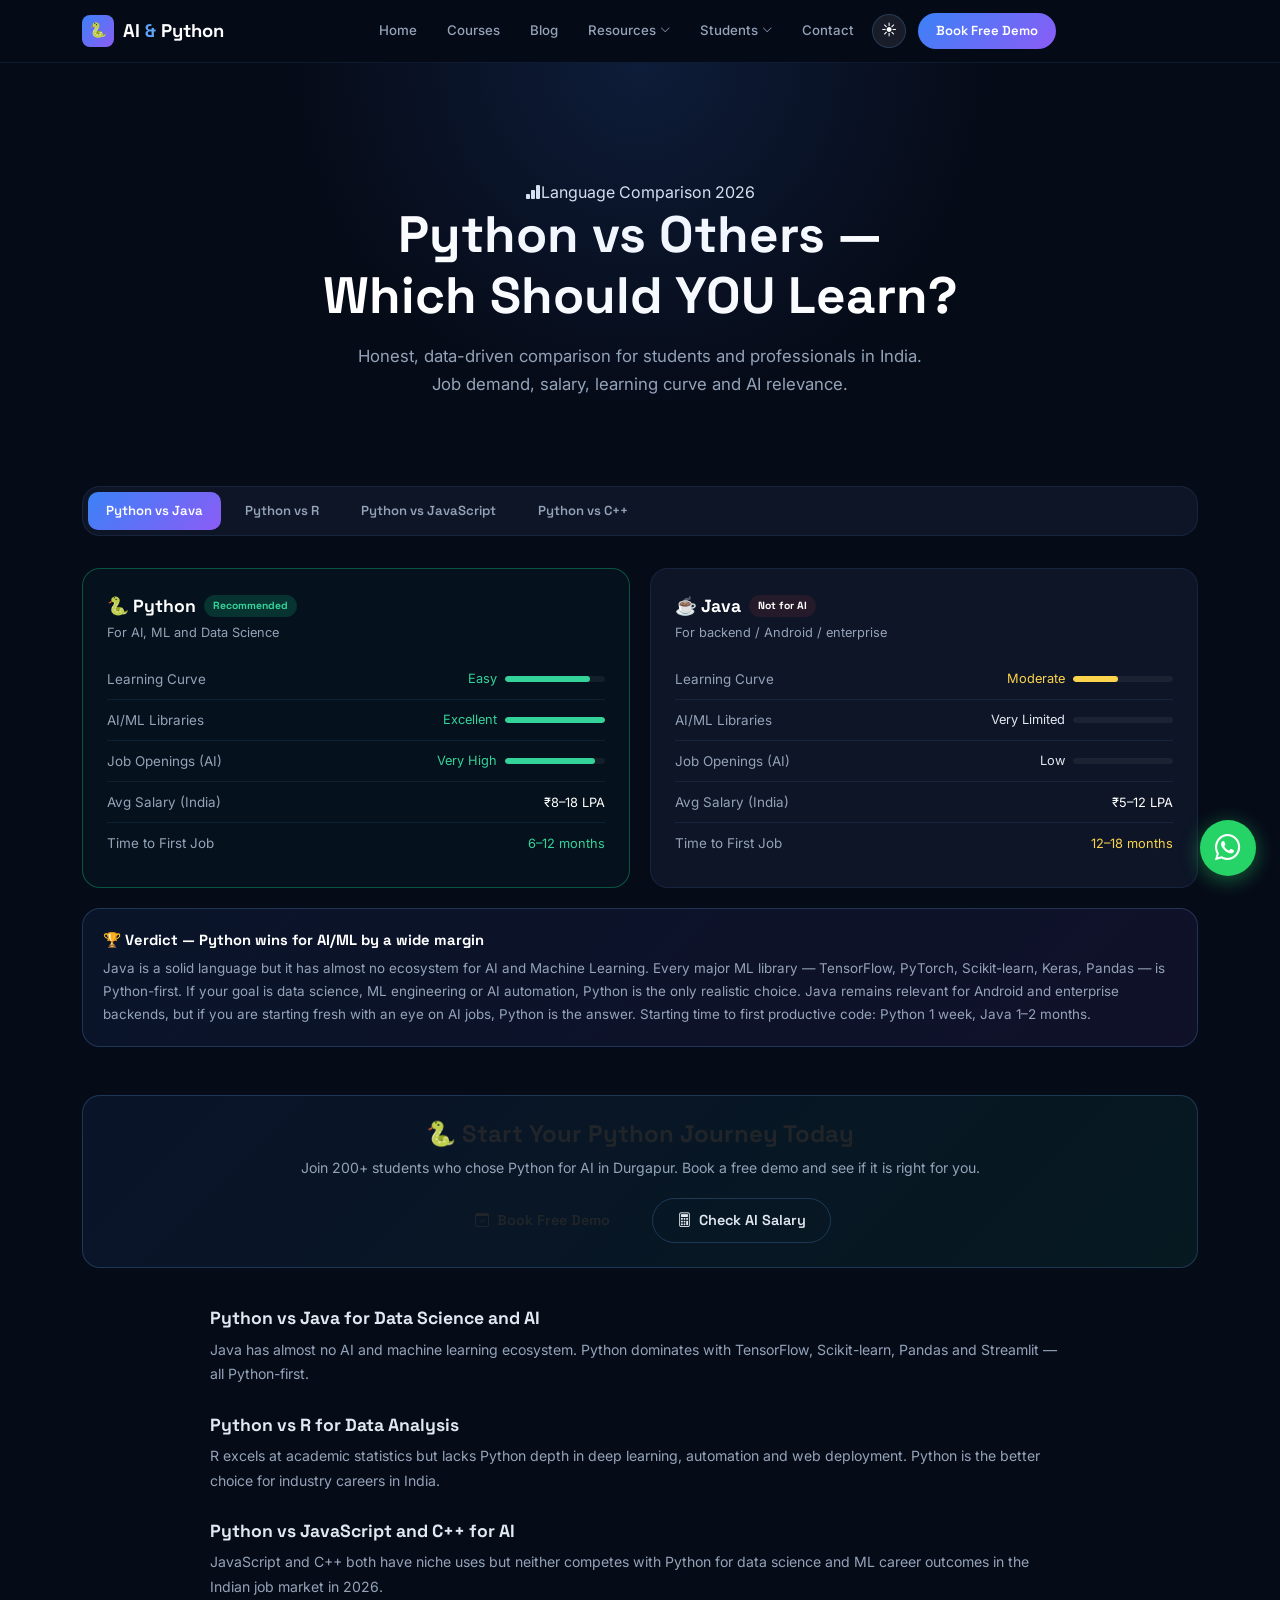
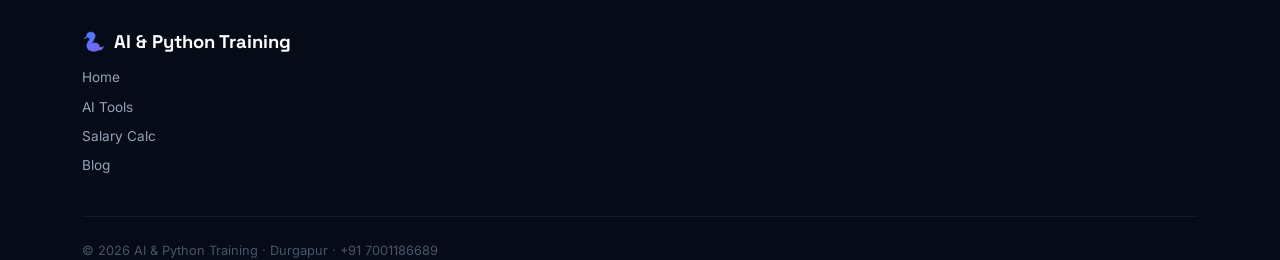
<file: python-vs.html>
<!DOCTYPE html>
<html lang="en-IN">
<head>
  <script>(function(){var t=localStorage.getItem("dm")||"dark";document.documentElement.setAttribute("data-theme",t);})();</script>
<meta charset="UTF-8"/>
<meta name="viewport" content="width=device-width,initial-scale=1.0"/>
<title>Python vs Java vs R vs JavaScript 2026 | Durgapur</title>
<meta name="description" content="Python vs Java vs R vs JavaScript for AI jobs in India 2026. Honest comparison of salary, job demand, learning curve and career outcomes for each language."/>
<meta name="keywords" content="Python vs Java 2026 India, Python vs R data science, best programming language AI jobs India Durgapur"/>
<meta name="robots" content="index, follow"/>
<link rel="canonical" href="https://pythonforai.in/python-vs.html"/>
<link rel="sitemap" type="application/xml" href="https://pythonforai.in/sitemap.xml"/>
<meta property="og:type" content="website"/>
<meta property="og:site_name" content="AI and Python Training"/>
<meta property="og:title" content="Python vs Java vs R vs JavaScript 2026 | Durgapur"/>
<meta property="og:description" content="Python vs Java vs R vs JavaScript for AI jobs in India 2026. Honest comparison of salary, job demand, learning curve and career outcomes for each language."/>
<meta property="og:url" content="https://pythonforai.in/python-vs.html"/>
<meta property="og:image" content="https://pythonforai.in/assets/images/og-cover.jpg"/>
<meta property="og:image:width" content="1200"/>
<meta property="og:image:height" content="630"/>
<meta property="og:image:alt" content="AI and Python Training Durgapur"/>
<meta property="og:locale" content="en_IN"/>
<meta name="twitter:card" content="summary_large_image"/>
<meta name="twitter:title" content="Python vs Java vs R vs JavaScript 2026 | Durgapur"/>
<meta name="twitter:description" content="Python vs Java vs R vs JavaScript for AI jobs in India 2026. Honest comparison of salary, job demand, learning curve and career outcomes for each language."/>
<meta name="twitter:image" content="https://pythonforai.in/assets/images/og-cover.jpg"/>
<link rel="preconnect" href="https://fonts.googleapis.com" crossorigin/>
<link rel="preconnect" href="https://cdn.jsdelivr.net" crossorigin/>
<link rel="dns-prefetch" href="https://wa.me"/>
<script type="application/ld+json">
{"@context":"https://schema.org","@type":"WebPage","name":"Python vs Other Languages Career Comparison 2026","description":"Python vs Java vs R vs JavaScript for AI jobs in India 2026. Honest comparison of salary, job demand, learning curve and career outcomes for each language.","url":"https://pythonforai.in/python-vs.html"}
</script>
<link href="https://cdn.jsdelivr.net/npm/bootstrap@5.3.3/dist/css/bootstrap.min.css" rel="stylesheet"/>
<link href="https://cdn.jsdelivr.net/npm/bootstrap-icons@1.11.3/font/bootstrap-icons.css" rel="stylesheet"/>
<link href="https://fonts.googleapis.com/css2?family=Inter:wght@300;400;500;600;700&family=Space+Grotesk:wght@500;600;700;800&family=JetBrains+Mono:wght@400&display=swap" rel="stylesheet"/>
<link rel="stylesheet" href="assets/css/shared.css"/>
<style>
.vs-tabs{display:flex;gap:6px;flex-wrap:wrap;margin-bottom:32px;background:var(--card);border:1px solid var(--brd);border-radius:var(--r2);padding:5px}
.vs-tab{padding:9px 18px;border-radius:var(--r);border:none;background:transparent;color:var(--muted);font-family:var(--fh);font-size:.82rem;font-weight:600;cursor:pointer;transition:var(--tr);white-space:nowrap}
.vs-tab.active{background:var(--grad1);color:#fff}
.vs-panel{display:none}.vs-panel.active{display:block}
.vs-row{display:grid;grid-template-columns:1fr 1fr;gap:20px;margin-bottom:20px}
.vs-col{background:var(--card);border:1px solid var(--brd);border-radius:var(--r2);padding:24px}
.vs-col.winner{border-color:rgba(16,185,129,.4);background:rgba(16,185,129,.04)}
.vs-lang{font-family:var(--fh);font-size:1.1rem;font-weight:700;color:#fff;margin-bottom:4px;display:flex;align-items:center;gap:8px}
.vs-badge{font-size:.65rem;font-weight:700;padding:3px 9px;border-radius:50px;background:rgba(16,185,129,.2);color:var(--g2)}
.vs-badge.lose{background:rgba(239,68,68,.1);color:var(--r2)}
.metric-row{display:flex;justify-content:space-between;align-items:center;padding:10px 0;border-bottom:1px solid var(--brd);font-size:.84rem}
.metric-row:last-child{border-bottom:none}
.metric-label{color:var(--muted)}
.metric-bar{height:6px;border-radius:3px;overflow:hidden;width:100px;background:rgba(255,255,255,.06);flex-shrink:0}
.metric-fill{height:100%;border-radius:3px}
.verdict{background:linear-gradient(135deg,rgba(59,130,246,.08),rgba(139,92,246,.08));border:1px solid var(--brd2);border-radius:var(--r2);padding:20px;margin-top:20px}
.verdict-title{font-family:var(--fh);font-size:.92rem;font-weight:700;color:#fff;margin-bottom:6px}
.verdict-text{font-size:.84rem;color:var(--muted);line-height:1.7}
</style>
</head>
<body data-page="python-vs">
<div id="read-bar"></div>
<a href="https://wa.me/917001186689" class="wa-fab" target="_blank" rel="noopener noreferrer"><i class="bi bi-whatsapp"></i></a>
<script src="assets/js/nav.js"></script>

<div class="page-hero">
  <div class="container">
    <div class="tag tg-o"><i class="bi bi-bar-chart-fill"></i>Language Comparison 2026</div>
    <h1>Python vs Others —<br/><span class="gt">Which Should YOU Learn?</span></h1>
    <p>Honest, data-driven comparison for students and professionals in India. Job demand, salary, learning curve and AI relevance.</p>
  </div>
</div>

<div class="section">
  <div class="container">
    <div class="vs-tabs">
      <button class="vs-tab active" onclick="showVS('java',this)">Python vs Java</button>
      <button class="vs-tab" onclick="showVS('r',this)">Python vs R</button>
      <button class="vs-tab" onclick="showVS('js',this)">Python vs JavaScript</button>
      <button class="vs-tab" onclick="showVS('cpp',this)">Python vs C++</button>
    </div>

    <!-- Python vs Java -->
    <div class="vs-panel active" id="vs-java">
      <div class="vs-row">
        <div class="vs-col winner">
          <div class="vs-lang">🐍 Python <span class="vs-badge">Recommended</span></div>
          <div style="font-size:.8rem;color:var(--muted);margin-bottom:16px">For AI, ML and Data Science</div>
          <div class="metric-row"><span class="metric-label">Learning Curve</span><div style="display:flex;align-items:center;gap:8px"><span style="font-size:.8rem;color:var(--g2)">Easy</span><div class="metric-bar"><div class="metric-fill" style="width:85%;background:var(--g2)"></div></div></div></div>
          <div class="metric-row"><span class="metric-label">AI/ML Libraries</span><div style="display:flex;align-items:center;gap:8px"><span style="font-size:.8rem;color:var(--g2)">Excellent</span><div class="metric-bar"><div class="metric-fill" style="width:100%;background:var(--g2)"></div></div></div></div>
          <div class="metric-row"><span class="metric-label">Job Openings (AI)</span><div style="display:flex;align-items:center;gap:8px"><span style="font-size:.8rem;color:var(--g2)">Very High</span><div class="metric-bar"><div class="metric-fill" style="width:90%;background:var(--g2)"></div></div></div></div>
          <div class="metric-row"><span class="metric-label">Avg Salary (India)</span><div style="display:flex;align-items:center;gap:8px"><span style="font-size:.8rem;color:#fff">₹8–18 LPA</span></div></div>
          <div class="metric-row"><span class="metric-label">Time to First Job</span><div style="font-size:.8rem;color:var(--g2)">6–12 months</div></div>
        </div>
        <div class="vs-col">
          <div class="vs-lang">☕ Java <span class="vs-badge lose">Not for AI</span></div>
          <div style="font-size:.8rem;color:var(--muted);margin-bottom:16px">For backend / Android / enterprise</div>
          <div class="metric-row"><span class="metric-label">Learning Curve</span><div style="display:flex;align-items:center;gap:8px"><span style="font-size:.8rem;color:var(--o2)">Moderate</span><div class="metric-bar"><div class="metric-fill" style="width:45%;background:var(--o2)"></div></div></div></div>
          <div class="metric-row"><span class="metric-label">AI/ML Libraries</span><div style="display:flex;align-items:center;gap:8px"><span style="font-size:.8rem;color:var(--r2)">Very Limited</span><div class="metric-bar"><div class="metric-fill" style="width:20%;background:var(--r2)"></div></div></div></div>
          <div class="metric-row"><span class="metric-label">Job Openings (AI)</span><div style="display:flex;align-items:center;gap:8px"><span style="font-size:.8rem;color:var(--r2)">Low</span><div class="metric-bar"><div class="metric-fill" style="width:20%;background:var(--r2)"></div></div></div></div>
          <div class="metric-row"><span class="metric-label">Avg Salary (India)</span><div style="font-size:.8rem;color:#fff">₹5–12 LPA</div></div>
          <div class="metric-row"><span class="metric-label">Time to First Job</span><div style="font-size:.8rem;color:var(--o2)">12–18 months</div></div>
        </div>
      </div>
      <div class="verdict sr"><div class="verdict-title">🏆 Verdict — Python wins for AI/ML by a wide margin</div><div class="verdict-text">Java is a solid language but it has almost no ecosystem for AI and Machine Learning. Every major ML library — TensorFlow, PyTorch, Scikit-learn, Keras, Pandas — is Python-first. If your goal is data science, ML engineering or AI automation, Python is the only realistic choice. Java remains relevant for Android and enterprise backends, but if you are starting fresh with an eye on AI jobs, Python is the answer. Starting time to first productive code: Python 1 week, Java 1–2 months.</div></div>
    </div>

    <!-- Python vs R -->
    <div class="vs-panel" id="vs-r">
      <div class="vs-row">
        <div class="vs-col winner">
          <div class="vs-lang">🐍 Python <span class="vs-badge">General Purpose AI</span></div>
          <div style="font-size:.8rem;color:var(--muted);margin-bottom:16px">ML, DL, Automation, Web, APIs</div>
          <div class="metric-row"><span class="metric-label">Job Market (India)</span><div style="display:flex;align-items:center;gap:8px"><span style="font-size:.8rem;color:var(--g2)">Very Large</span><div class="metric-bar"><div class="metric-fill" style="width:95%;background:var(--g2)"></div></div></div></div>
          <div class="metric-row"><span class="metric-label">Deep Learning</span><div style="display:flex;align-items:center;gap:8px"><span style="font-size:.8rem;color:var(--g2)">Excellent</span><div class="metric-bar"><div class="metric-fill" style="width:100%;background:var(--g2)"></div></div></div></div>
          <div class="metric-row"><span class="metric-label">Web Deployment</span><div style="display:flex;align-items:center;gap:8px"><span style="font-size:.8rem;color:var(--g2)">Streamlit/Flask</span><div class="metric-bar"><div class="metric-fill" style="width:90%;background:var(--g2)"></div></div></div></div>
          <div class="metric-row"><span class="metric-label">Community Size</span><div style="font-size:.8rem;color:var(--g2)">Massive</div></div>
        </div>
        <div class="vs-col">
          <div class="vs-lang">📊 R <span class="vs-badge">Statistical Research</span></div>
          <div style="font-size:.8rem;color:var(--muted);margin-bottom:16px">Academic stats, bioinformatics</div>
          <div class="metric-row"><span class="metric-label">Job Market (India)</span><div style="display:flex;align-items:center;gap:8px"><span style="font-size:.8rem;color:var(--o2)">Niche</span><div class="metric-bar"><div class="metric-fill" style="width:30%;background:var(--o2)"></div></div></div></div>
          <div class="metric-row"><span class="metric-label">Deep Learning</span><div style="display:flex;align-items:center;gap:8px"><span style="font-size:.8rem;color:var(--r2)">Poor</span><div class="metric-bar"><div class="metric-fill" style="width:25%;background:var(--r2)"></div></div></div></div>
          <div class="metric-row"><span class="metric-label">Web Deployment</span><div style="display:flex;align-items:center;gap:8px"><span style="font-size:.8rem;color:var(--r2)">Very Difficult</span><div class="metric-bar"><div class="metric-fill" style="width:20%;background:var(--r2)"></div></div></div></div>
          <div class="metric-row"><span class="metric-label">Community Size</span><div style="font-size:.8rem;color:var(--o2)">Academic/niche</div></div>
        </div>
      </div>
      <div class="verdict sr"><div class="verdict-title">🏆 Verdict — Python for industry, R for academic research only</div><div class="verdict-text">R excels at statistical computing and is widely used in clinical research, bioinformatics and academic statistics. But for industry jobs in India — data analyst, ML engineer, AI developer — Python dominates. R has very limited deep learning support, no easy web deployment story and a much smaller job market in India. Unless you are specifically targeting academic or pharmaceutical research roles, Python is the clear choice for career outcomes.</div></div>
    </div>

    <!-- Python vs JS -->
    <div class="vs-panel" id="vs-js">
      <div class="vs-row">
        <div class="vs-col winner">
          <div class="vs-lang">🐍 Python <span class="vs-badge">AI & Data</span></div>
          <div style="font-size:.8rem;color:var(--muted);margin-bottom:16px">ML, AI, Data Science, Automation</div>
          <div class="metric-row"><span class="metric-label">AI/ML Ecosystem</span><div style="display:flex;align-items:center;gap:8px"><span style="font-size:.8rem;color:var(--g2)">Best in world</span><div class="metric-bar"><div class="metric-fill" style="width:100%;background:var(--g2)"></div></div></div></div>
          <div class="metric-row"><span class="metric-label">Automation</span><div style="display:flex;align-items:center;gap:8px"><span style="font-size:.8rem;color:var(--g2)">Excellent</span><div class="metric-bar"><div class="metric-fill" style="width:95%;background:var(--g2)"></div></div></div></div>
          <div class="metric-row"><span class="metric-label">Data Analysis</span><div style="display:flex;align-items:center;gap:8px"><span style="font-size:.8rem;color:var(--g2)">Pandas + NumPy</span><div class="metric-bar"><div class="metric-fill" style="width:95%;background:var(--g2)"></div></div></div></div>
        </div>
        <div class="vs-col">
          <div class="vs-lang">🌐 JavaScript <span class="vs-badge">Web Development</span></div>
          <div style="font-size:.8rem;color:var(--muted);margin-bottom:16px">Frontend, backend, Node.js</div>
          <div class="metric-row"><span class="metric-label">AI/ML Ecosystem</span><div style="display:flex;align-items:center;gap:8px"><span style="font-size:.8rem;color:var(--r2)">TensorFlow.js only</span><div class="metric-bar"><div class="metric-fill" style="width:20%;background:var(--r2)"></div></div></div></div>
          <div class="metric-row"><span class="metric-label">Automation</span><div style="display:flex;align-items:center;gap:8px"><span style="font-size:.8rem;color:var(--o2)">Puppeteer/Node</span><div class="metric-bar"><div class="metric-fill" style="width:55%;background:var(--o2)"></div></div></div></div>
          <div class="metric-row"><span class="metric-label">Data Analysis</span><div style="display:flex;align-items:center;gap:8px"><span style="font-size:.8rem;color:var(--r2)">Very Limited</span><div class="metric-bar"><div class="metric-fill" style="width:20%;background:var(--r2)"></div></div></div></div>
        </div>
      </div>
      <div class="verdict sr"><div class="verdict-title">🏆 Verdict — Pick based on your goal: AI → Python, Web → JS, Both is fine</div><div class="verdict-text">JavaScript is the language of the web — if you want to build websites and web apps, JS is essential. Python is the language of AI — if you want to build intelligent systems, data pipelines and ML models, Python wins. They are not competitors; many developers know both. But if you can only invest time in one right now and your goal is AI, data science or automation, Python delivers far more career value in the Indian market in 2026.</div></div>
    </div>

    <!-- Python vs C++ -->
    <div class="vs-panel" id="vs-cpp">
      <div class="vs-row">
        <div class="vs-col winner">
          <div class="vs-lang">🐍 Python <span class="vs-badge">Recommended</span></div>
          <div style="font-size:.8rem;color:var(--muted);margin-bottom:16px">Rapid development, AI/ML</div>
          <div class="metric-row"><span class="metric-label">Dev Speed</span><div style="display:flex;align-items:center;gap:8px"><span style="font-size:.8rem;color:var(--g2)">Very Fast</span><div class="metric-bar"><div class="metric-fill" style="width:95%;background:var(--g2)"></div></div></div></div>
          <div class="metric-row"><span class="metric-label">Lines of Code</span><div style="display:flex;align-items:center;gap:8px"><span style="font-size:.8rem;color:var(--g2)">5–10x Less</span><div class="metric-bar"><div class="metric-fill" style="width:90%;background:var(--g2)"></div></div></div></div>
          <div class="metric-row"><span class="metric-label">Time to Learn</span><div style="font-size:.8rem;color:var(--g2)">Weeks</div></div>
        </div>
        <div class="vs-col">
          <div class="vs-lang">⚡ C++ <span class="vs-badge">Systems / Games</span></div>
          <div style="font-size:.8rem;color:var(--muted);margin-bottom:16px">Game dev, embedded, robotics</div>
          <div class="metric-row"><span class="metric-label">Dev Speed</span><div style="display:flex;align-items:center;gap:8px"><span style="font-size:.8rem;color:var(--r2)">Slow</span><div class="metric-bar"><div class="metric-fill" style="width:25%;background:var(--r2)"></div></div></div></div>
          <div class="metric-row"><span class="metric-label">AI/ML Libraries</span><div style="display:flex;align-items:center;gap:8px"><span style="font-size:.8rem;color:var(--r2)">Almost None</span><div class="metric-bar"><div class="metric-fill" style="width:15%;background:var(--r2)"></div></div></div></div>
          <div class="metric-row"><span class="metric-label">Time to Learn</span><div style="font-size:.8rem;color:var(--r2)">1–2 Years</div></div>
        </div>
      </div>
      <div class="verdict sr"><div class="verdict-title">🏆 Verdict — Python for AI always. C++ only for embedded/game systems.</div><div class="verdict-text">C++ gives you maximum performance control and is essential for game engines, embedded systems, robotics firmware and high-frequency trading. But for data science, ML and AI applications, Python is the standard — even TensorFlow and PyTorch are written in C++ underneath but exposed through Python APIs. You get the speed of C++ with the simplicity of Python. There is no reason to learn C++ for AI work.</div></div>
    </div>

    <div class="card p-4 text-center mt-5 sr" style="background:linear-gradient(135deg,rgba(59,130,246,.08),rgba(16,185,129,.08));border-color:var(--brd2)">
      <h4 style="font-family:var(--fh);color:var(--heading);margin-bottom:8px">🐍 Start Your Python Journey Today</h4>
      <p style="color:var(--muted);font-size:.88rem;margin-bottom:20px">Join 200+ students who chose Python for AI in Durgapur. Book a free demo and see if it is right for you.</p>
      <div class="d-flex gap-3 justify-content-center flex-wrap">
        <a href="demo.html" class="btn"><i class="bi bi-calendar-check"></i>Book Free Demo</a>
        <a href="salary.html" class="btn-o"><i class="bi bi-calculator"></i>Check AI Salary</a>
      </div>
    </div>
  </div>
</div>


<!-- ══ SEO SEMANTIC CONTENT ══ -->
<section style="max-width:900px;margin:0 auto;padding:40px 20px 0">
  <div style="margin-bottom:28px">
    <h2 style="font-family:var(--fh),'Space Grotesk',sans-serif;font-size:1.1rem;font-weight:700;color:var(--heading);margin-bottom:8px">Python vs Java for Data Science and AI</h2>
    <p style="font-size:.88rem;color:var(--muted,#94A3B8);line-height:1.75">Java has almost no AI and machine learning ecosystem. Python dominates with TensorFlow, Scikit-learn, Pandas and Streamlit — all Python-first.</p>
  </div>
  <div style="margin-bottom:28px">
    <h2 style="font-family:var(--fh),'Space Grotesk',sans-serif;font-size:1.1rem;font-weight:700;color:var(--heading);margin-bottom:8px">Python vs R for Data Analysis</h2>
    <p style="font-size:.88rem;color:var(--muted,#94A3B8);line-height:1.75">R excels at academic statistics but lacks Python depth in deep learning, automation and web deployment. Python is the better choice for industry careers in India.</p>
  </div>
  <div style="margin-bottom:28px">
    <h2 style="font-family:var(--fh),'Space Grotesk',sans-serif;font-size:1.1rem;font-weight:700;color:var(--heading);margin-bottom:8px">Python vs JavaScript and C++ for AI</h2>
    <p style="font-size:.88rem;color:var(--muted,#94A3B8);line-height:1.75">JavaScript and C++ both have niche uses but neither competes with Python for data science and ML career outcomes in the Indian job market in 2026.</p>
  </div>
</section>
<footer class="site-footer">
  <div class="container">
    <div class="sf-inner">
      <div class="sf-brand"><span>🐍</span>AI &amp; Python Training</div>
      <div class="sf-links"><a href="index.html">Home</a><a href="tools.html">AI Tools</a><a href="salary.html">Salary Calc</a><a href="blog.html">Blog</a></div>
    </div>
    <div class="sf-copy">© 2026 AI &amp; Python Training · Durgapur · +91 7001186689</div>
  </div>
</footer>

<script>
function showVS(id,btn){
  document.querySelectorAll('.vs-panel').forEach(function(p){p.classList.remove('active');});
  document.querySelectorAll('.vs-tab').forEach(function(b){b.classList.remove('active');});
  document.getElementById('vs-'+id).classList.add('active');
  btn.classList.add('active');
}
document.querySelectorAll('.sr').forEach(function(el){
  new IntersectionObserver(function(en){en.forEach(function(e){if(e.isIntersecting)e.target.classList.add('vis');});},{threshold:.08}).observe(el);
});
window.addEventListener('scroll',function(){var h=document.documentElement;document.getElementById('read-bar').style.width=(h.scrollTop/(h.scrollHeight-h.clientHeight)*100)+'%';},{passive:true});
</script>
</body></html>
</file>
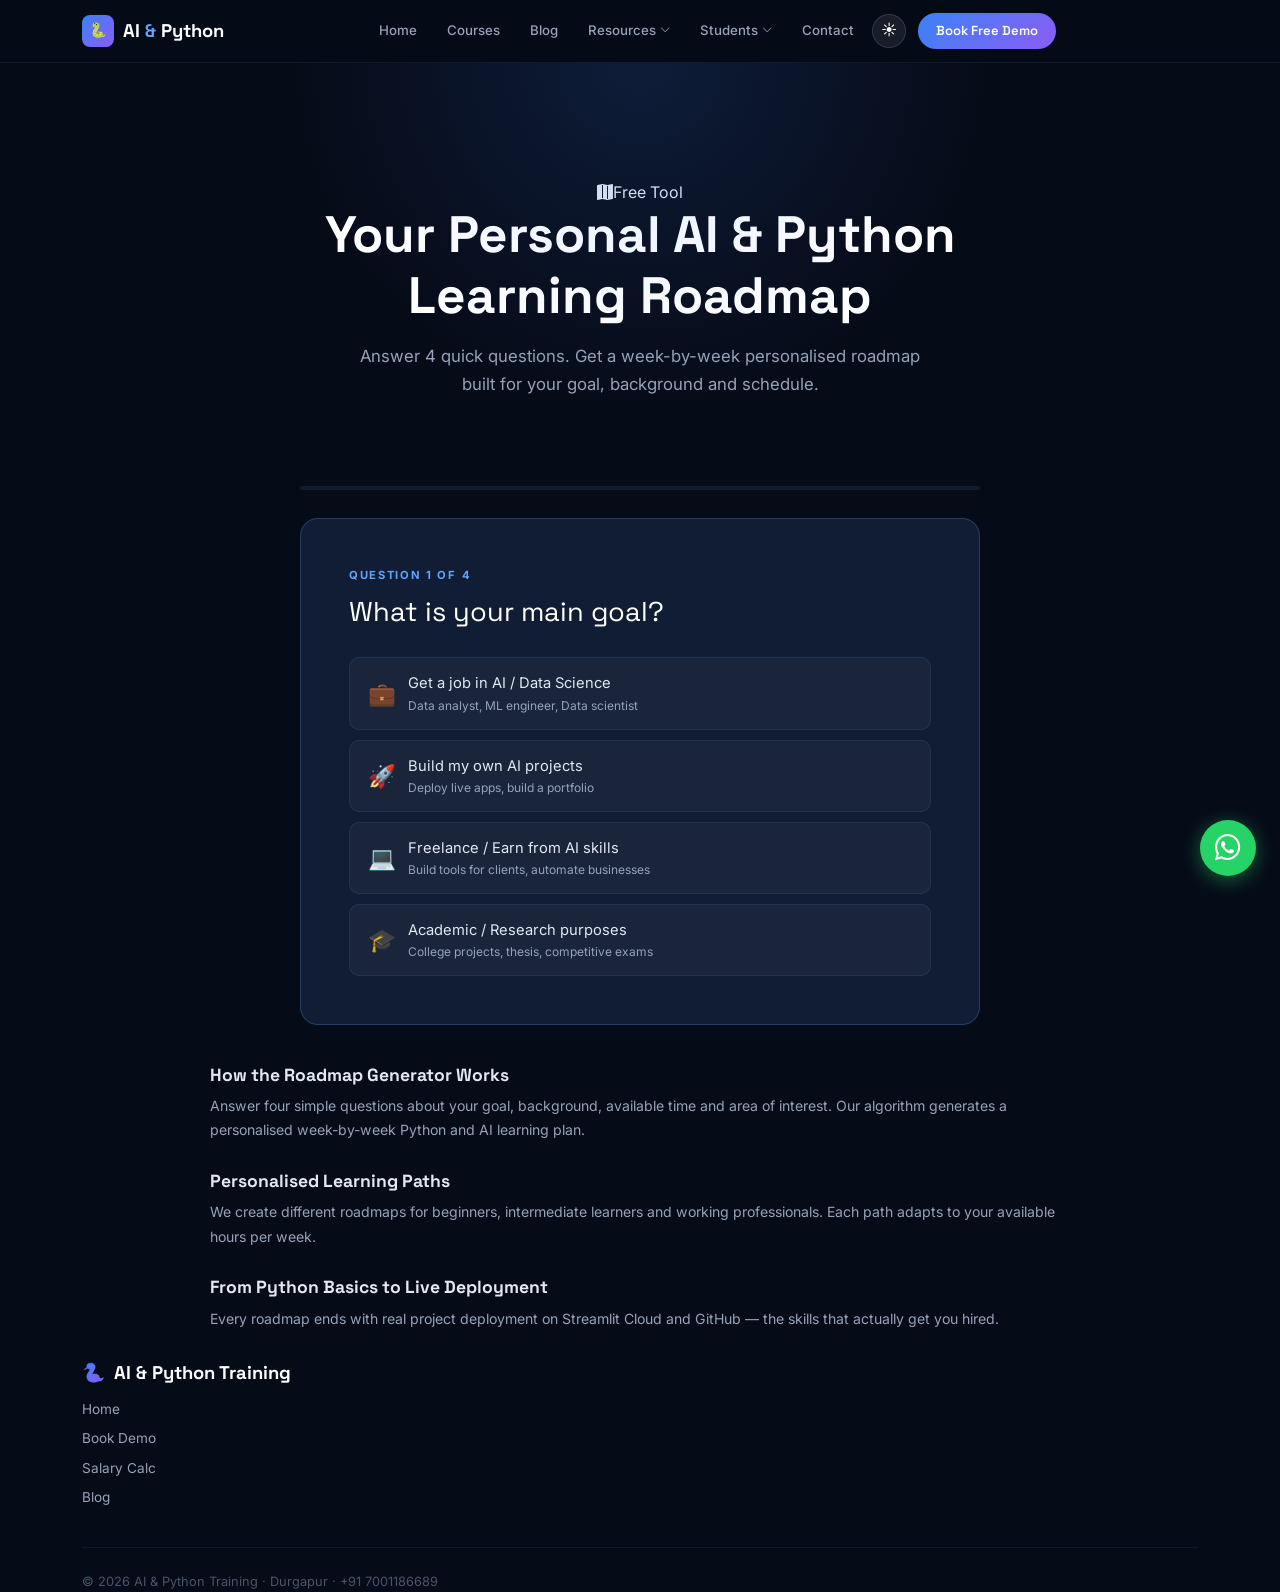
<file: roadmap.html>
<!DOCTYPE html>
<html lang="en-IN">
<head>
  <script>(function(){var t=localStorage.getItem("dm")||"dark";document.documentElement.setAttribute("data-theme",t);})();</script>
<meta charset="UTF-8"/>
<meta name="viewport" content="width=device-width,initial-scale=1.0"/>
<title>Free Python & AI Learning Roadmap Generator | Durgapur</title>
<meta name="description" content="Get your personalised Python and AI learning roadmap in 60 seconds. Answer 4 questions about your goal and background — we generate your week-by-week plan."/>
<meta name="keywords" content="Python learning roadmap 2026, AI course plan India, how to learn ML Durgapur, Python AI study plan"/>
<meta name="robots" content="index, follow"/>
<link rel="canonical" href="https://pythonforai.in/roadmap.html"/>
<link rel="sitemap" type="application/xml" href="https://pythonforai.in/sitemap.xml"/>
<meta property="og:type" content="website"/>
<meta property="og:site_name" content="AI and Python Training"/>
<meta property="og:title" content="Free Python & AI Learning Roadmap Generator | Durgapur"/>
<meta property="og:description" content="Get your personalised Python and AI learning roadmap in 60 seconds. Answer 4 questions about your goal and background — we generate your week-by-week plan."/>
<meta property="og:url" content="https://pythonforai.in/roadmap.html"/>
<meta property="og:image" content="https://pythonforai.in/assets/images/og-cover.jpg"/>
<meta property="og:image:width" content="1200"/>
<meta property="og:image:height" content="630"/>
<meta property="og:image:alt" content="AI and Python Training Durgapur"/>
<meta property="og:locale" content="en_IN"/>
<meta name="twitter:card" content="summary_large_image"/>
<meta name="twitter:title" content="Free Python & AI Learning Roadmap Generator | Durgapur"/>
<meta name="twitter:description" content="Get your personalised Python and AI learning roadmap in 60 seconds. Answer 4 questions about your goal and background — we generate your week-by-week plan."/>
<meta name="twitter:image" content="https://pythonforai.in/assets/images/og-cover.jpg"/>
<link rel="preconnect" href="https://fonts.googleapis.com" crossorigin/>
<link rel="preconnect" href="https://cdn.jsdelivr.net" crossorigin/>
<link rel="dns-prefetch" href="https://wa.me"/>
<script type="application/ld+json">
{"@context":"https://schema.org","@type":"WebApplication","name":"Free Python AI Learning Roadmap Generator","description":"Get your personalised Python and AI learning roadmap in 60 seconds. Answer 4 questions about your goal and background — we generate your week-by-week plan.","url":"https://pythonforai.in/roadmap.html","applicationCategory":"EducationalApplication","offers":{"@type":"Offer","price":"0","priceCurrency":"INR"}}
</script>
<link href="https://cdn.jsdelivr.net/npm/bootstrap@5.3.3/dist/css/bootstrap.min.css" rel="stylesheet"/>
<link href="https://cdn.jsdelivr.net/npm/bootstrap-icons@1.11.3/font/bootstrap-icons.css" rel="stylesheet"/>
<link href="https://fonts.googleapis.com/css2?family=Inter:wght@300;400;500;600;700;800&family=Space+Grotesk:wght@500;600;700;800&family=JetBrains+Mono:wght@400&display=swap" rel="stylesheet"/>
<link rel="stylesheet" href="assets/css/shared.css"/>
<style>
.q-step{display:none}.q-step.active{display:block}
.q-card{background:var(--card2);border:1px solid var(--brd2);border-radius:var(--r2);padding:clamp(28px,4vw,48px);max-width:680px;margin:0 auto}
.q-num{font-size:.7rem;font-weight:700;letter-spacing:.15em;text-transform:uppercase;color:var(--b2);margin-bottom:10px}
.q-text{font-family:var(--fh);font-size:clamp(1.2rem,3vw,1.7rem);color:#fff;margin-bottom:28px;line-height:1.3}
.q-opts{display:flex;flex-direction:column;gap:10px}
.q-opt{background:rgba(255,255,255,.04);border:1.5px solid var(--brd);border-radius:var(--r);padding:14px 18px;cursor:pointer;text-align:left;color:var(--text);font-family:var(--fn);font-size:.92rem;transition:var(--tr);display:flex;align-items:center;gap:12px}
.q-opt:hover,.q-opt.sel{border-color:var(--blue);background:rgba(59,130,246,.1);color:#fff}
.q-opt .qo-icon{font-size:1.4rem;flex-shrink:0}
.q-opt .qo-text{flex:1}
.q-opt .qo-sub{font-size:.75rem;color:var(--muted);display:block;margin-top:2px}
.q-prog-bar{height:4px;background:var(--brd);border-radius:2px;margin-bottom:28px;overflow:hidden}
.q-prog-fill{height:100%;background:var(--grad1);border-radius:2px;transition:width .4s ease}
/* Roadmap result */
.rm-result{max-width:720px;margin:0 auto}
.rm-week{background:var(--card);border:1px solid var(--brd);border-radius:var(--r2);padding:20px 24px;margin-bottom:12px;display:flex;gap:18px;align-items:flex-start;transition:var(--tr)}
.rm-week:hover{border-color:var(--brd2)}
.rm-wnum{font-family:var(--fh);font-size:.72rem;font-weight:700;text-transform:uppercase;letter-spacing:.1em;color:var(--b2);flex-shrink:0;min-width:48px}
.rm-wtitle{font-family:var(--fh);font-size:.98rem;font-weight:700;color:#fff;margin-bottom:4px}
.rm-wdesc{font-size:.82rem;color:var(--muted);line-height:1.6}
.rm-wbadge{font-size:.65rem;font-weight:700;padding:2px 9px;border-radius:50px;margin-top:8px;display:inline-block}
.rm-outcome{background:linear-gradient(135deg,rgba(59,130,246,.08),rgba(139,92,246,.08));border:1px solid var(--brd2);border-radius:var(--r2);padding:24px;margin-bottom:24px}
</style>
</head>
<body data-page="roadmap">
<div id="read-bar"></div>
<a href="https://wa.me/917001186689" class="wa-fab" target="_blank" rel="noopener noreferrer"><i class="bi bi-whatsapp"></i></a>
<script src="assets/js/nav.js"></script>

<div class="page-hero">
  <div class="container">
    <div class="tag"><i class="bi bi-map-fill"></i>Free Tool</div>
    <h1>Your Personal AI & Python<br/><span class="gt">Learning Roadmap</span></h1>
    <p>Answer 4 quick questions. Get a week-by-week personalised roadmap built for your goal, background and schedule.</p>
  </div>
</div>

<div class="section">
  <div class="container">
    <!-- Quiz -->
    <div id="quiz-wrap">
      <div class="q-prog-bar" style="max-width:680px;margin:0 auto 28px"><div class="q-prog-fill" id="qpb" style="width:0%"></div></div>

      <!-- Q1 -->
      <div class="q-step active" id="qs1">
        <div class="q-card">
          <div class="q-num">Question 1 of 4</div>
          <div class="q-text">What is your main goal?</div>
          <div class="q-opts">
            <button class="q-opt" onclick="ans(1,'job')"><span class="qo-icon">💼</span><span class="qo-text">Get a job in AI / Data Science<span class="qo-sub">Data analyst, ML engineer, Data scientist</span></span></button>
            <button class="q-opt" onclick="ans(1,'project')"><span class="qo-icon">🚀</span><span class="qo-text">Build my own AI projects<span class="qo-sub">Deploy live apps, build a portfolio</span></span></button>
            <button class="q-opt" onclick="ans(1,'freelance')"><span class="qo-icon">💻</span><span class="qo-text">Freelance / Earn from AI skills<span class="qo-sub">Build tools for clients, automate businesses</span></span></button>
            <button class="q-opt" onclick="ans(1,'academic')"><span class="qo-icon">🎓</span><span class="qo-text">Academic / Research purposes<span class="qo-sub">College projects, thesis, competitive exams</span></span></button>
          </div>
        </div>
      </div>

      <!-- Q2 -->
      <div class="q-step" id="qs2">
        <div class="q-card">
          <div class="q-num">Question 2 of 4</div>
          <div class="q-text">What is your current background?</div>
          <div class="q-opts">
            <button class="q-opt" onclick="ans(2,'zero')"><span class="qo-icon">🌱</span><span class="qo-text">Complete Beginner<span class="qo-sub">Never written a line of code</span></span></button>
            <button class="q-opt" onclick="ans(2,'basic')"><span class="qo-icon">📗</span><span class="qo-text">Know a little Python<span class="qo-sub">Variables, basic loops — but nothing beyond that</span></span></button>
            <button class="q-opt" onclick="ans(2,'inter')"><span class="qo-icon">📘</span><span class="qo-text">Comfortable with Python<span class="qo-sub">Functions, files, maybe a bit of data handling</span></span></button>
            <button class="q-opt" onclick="ans(2,'advanced')"><span class="qo-icon">📙</span><span class="qo-text">Know some ML basics<span class="qo-sub">Have used Scikit-learn or Pandas before</span></span></button>
          </div>
        </div>
      </div>

      <!-- Q3 -->
      <div class="q-step" id="qs3">
        <div class="q-card">
          <div class="q-num">Question 3 of 4</div>
          <div class="q-text">How much time can you dedicate per week?</div>
          <div class="q-opts">
            <button class="q-opt" onclick="ans(3,'low')"><span class="qo-icon">⏱️</span><span class="qo-text">1–3 hours / week<span class="qo-sub">Very busy — learning on the side</span></span></button>
            <button class="q-opt" onclick="ans(3,'med')"><span class="qo-icon">⏰</span><span class="qo-text">4–8 hours / week<span class="qo-sub">Part-time learner, consistent commitment</span></span></button>
            <button class="q-opt" onclick="ans(3,'high')"><span class="qo-icon">🕐</span><span class="qo-text">8–15 hours / week<span class="qo-sub">Serious learner, this is a priority</span></span></button>
            <button class="q-opt" onclick="ans(3,'full')"><span class="qo-icon">⚡</span><span class="qo-text">Full-time (20+ hours)<span class="qo-sub">Dedicated, want to progress as fast as possible</span></span></button>
          </div>
        </div>
      </div>

      <!-- Q4 -->
      <div class="q-step" id="qs4">
        <div class="q-card">
          <div class="q-num">Question 4 of 4</div>
          <div class="q-text">Which area excites you most?</div>
          <div class="q-opts">
            <button class="q-opt" onclick="ans(4,'ml')"><span class="qo-icon">🤖</span><span class="qo-text">Machine Learning & Predictions<span class="qo-sub">Teaching machines to learn from data</span></span></button>
            <button class="q-opt" onclick="ans(4,'vision')"><span class="qo-icon">👁️</span><span class="qo-text">Computer Vision & Images<span class="qo-sub">Face detection, image classification</span></span></button>
            <button class="q-opt" onclick="ans(4,'nlp')"><span class="qo-icon">💬</span><span class="qo-text">NLP & Language AI<span class="qo-sub">Chatbots, sentiment analysis, text AI</span></span></button>
            <button class="q-opt" onclick="ans(4,'auto')"><span class="qo-icon">⚙️</span><span class="qo-text">Automation & Tools<span class="qo-sub">Automate workflows, build useful tools</span></span></button>
          </div>
        </div>
      </div>
    </div>

    <!-- Result -->
    <div id="rm-result" style="display:none">
      <div class="rm-result">
        <div class="rm-outcome sr" id="rm-summary"></div>
        <h3 style="font-family:var(--fh);color:var(--heading);margin-bottom:20px;font-size:1.2rem" class="sr d1">📅 Your Week-by-Week Roadmap</h3>
        <div id="rm-weeks"></div>
        <div class="card p-4 mt-4 text-center sr d2" style="background:linear-gradient(135deg,rgba(59,130,246,.1),rgba(139,92,246,.1));border-color:var(--brd2)">
          <h4 style="font-family:var(--fh);color:var(--heading);margin-bottom:8px">🎯 Learn this with us — in Durgapur</h4>
          <p style="color:var(--muted);font-size:.88rem;margin-bottom:20px">This exact roadmap is what we teach in our batches. Project-based, live deployment, personal mentorship.</p>
          <div class="d-flex gap-3 justify-content-center flex-wrap">
            <a href="demo.html" class="btn"><i class="bi bi-calendar-check"></i>Book Free Demo Class</a>
            <button onclick="location.reload()" class="btn-o"><i class="bi bi-arrow-counterclockwise"></i>Retake</button>
          </div>
        </div>
      </div>
    </div>
  </div>
</div>


<!-- ══ SEO SEMANTIC CONTENT ══ -->
<section style="max-width:900px;margin:0 auto;padding:40px 20px 0">
  <div style="margin-bottom:28px">
    <h2 style="font-family:var(--fh),'Space Grotesk',sans-serif;font-size:1.1rem;font-weight:700;color:var(--heading);margin-bottom:8px">How the Roadmap Generator Works</h2>
    <p style="font-size:.88rem;color:var(--muted,#94A3B8);line-height:1.75">Answer four simple questions about your goal, background, available time and area of interest. Our algorithm generates a personalised week-by-week Python and AI learning plan.</p>
  </div>
  <div style="margin-bottom:28px">
    <h2 style="font-family:var(--fh),'Space Grotesk',sans-serif;font-size:1.1rem;font-weight:700;color:var(--heading);margin-bottom:8px">Personalised Learning Paths</h2>
    <p style="font-size:.88rem;color:var(--muted,#94A3B8);line-height:1.75">We create different roadmaps for beginners, intermediate learners and working professionals. Each path adapts to your available hours per week.</p>
  </div>
  <div style="margin-bottom:28px">
    <h2 style="font-family:var(--fh),'Space Grotesk',sans-serif;font-size:1.1rem;font-weight:700;color:var(--heading);margin-bottom:8px">From Python Basics to Live Deployment</h2>
    <p style="font-size:.88rem;color:var(--muted,#94A3B8);line-height:1.75">Every roadmap ends with real project deployment on Streamlit Cloud and GitHub — the skills that actually get you hired.</p>
  </div>
</section>
<footer class="site-footer">
  <div class="container">
    <div class="sf-inner">
      <div class="sf-brand"><span>🐍</span>AI &amp; Python Training</div>
      <div class="sf-links"><a href="index.html">Home</a><a href="demo.html">Book Demo</a><a href="salary.html">Salary Calc</a><a href="blog.html">Blog</a></div>
    </div>
    <div class="sf-copy">© 2026 AI &amp; Python Training · Durgapur · +91 7001186689</div>
  </div>
</footer>

<script>
var answers={};
var ROADMAPS={
  job:{zero:{low:['Python Basics (Variables, Loops, Functions)','File Handling & CSV Data','Pandas & NumPy Fundamentals','Data Visualisation with Matplotlib','Statistics for Data Science','Intro to ML — Regression','Classification Algorithms','Model Evaluation & Tuning','Feature Engineering','Scikit-learn End-to-End Pipeline','Deployment with Streamlit','Build & Deploy Capstone Project','Job Portfolio & Resume'],dur:'10-14 months'},zero:{high:['Python Fundamentals','Pandas & NumPy','Data Viz & Statistics','ML — Regression & Classification','Model Tuning & Pipelines','Deep Learning Basics','Deployment: Streamlit + Flask','2 Live Projects Deployed','Advanced ML Topics','Job Portfolio & Resume'],dur:'4-6 months'}},
};
// Simplified universal roadmap generator
function genRoadmap(goal,bg,time,area){
  var weeks=[];
  var startWeek=1;
  var speed={'low':2,'med':1.5,'high':1,'full':0.7}[time]||1;
  // Foundation modules based on background
  if(bg==='zero'){
    weeks.push({t:'Python Fundamentals',d:'Variables, data types, loops, conditions, functions. Write your first real programs.',w:Math.ceil(4*speed),badge:'🌱 Foundation',bc:'rgba(16,185,129,.2)',bct:'var(--g2)'});
    weeks.push({t:'Data Structures & File Handling',d:'Lists, dictionaries, tuples, CSV and Excel file handling. The building blocks of data work.',w:Math.ceil(2*speed),badge:'🌱 Foundation',bc:'rgba(16,185,129,.2)',bct:'var(--g2)'});
  }
  if(bg==='zero'||bg==='basic'){
    weeks.push({t:'Pandas & NumPy for Data Analysis',d:'Load real datasets, clean messy data, calculate statistics and aggregate results.',w:Math.ceil(3*speed),badge:'📊 Data Skills',bc:'rgba(59,130,246,.2)',bct:'var(--b2)'});
    weeks.push({t:'Data Visualisation',d:'Matplotlib and Seaborn — bar charts, scatter plots, heatmaps, histograms.',w:Math.ceil(2*speed),badge:'📊 Data Skills',bc:'rgba(59,130,246,.2)',bct:'var(--b2)'});
  }
  if(bg!=='advanced'){
    weeks.push({t:'Machine Learning Fundamentals',d:'How ML works, supervised vs unsupervised, regression and classification algorithms.',w:Math.ceil(3*speed),badge:'🤖 AI/ML',bc:'rgba(139,92,246,.2)',bct:'var(--p2)'});
    weeks.push({t:'Scikit-learn Pipeline',d:'Train, evaluate and tune models. Accuracy, precision, recall, cross-validation.',w:Math.ceil(2*speed),badge:'🤖 AI/ML',bc:'rgba(139,92,246,.2)',bct:'var(--p2)'});
  }
  // Area-specific modules
  if(area==='vision'||area==='ml'){
    weeks.push({t:'Deep Learning & Neural Networks',d:'ANN, CNN with TensorFlow and Keras. Train image classifiers and prediction models.',w:Math.ceil(4*speed),badge:'🧠 Deep Learning',bc:'rgba(239,68,68,.2)',bct:'var(--r2)'});
  }
  if(area==='nlp'){
    weeks.push({t:'Natural Language Processing',d:'Text preprocessing, TF-IDF, word embeddings, sentiment analysis, text classification.',w:Math.ceil(3*speed),badge:'💬 NLP',bc:'rgba(6,182,212,.2)',bct:'var(--c2)'});
  }
  if(area==='auto'){
    weeks.push({t:'Python Automation',d:'WhatsApp and email automation, web scraping, task scheduling, API integration.',w:Math.ceil(2*speed),badge:'⚙️ Automation',bc:'rgba(245,158,11,.2)',bct:'var(--o2)'});
  }
  // Always end with deployment
  weeks.push({t:'Web App Development with Streamlit',d:'Turn any Python script into a beautiful interactive web application.',w:Math.ceil(2*speed),badge:'🚀 Deployment',bc:'rgba(16,185,129,.15)',bct:'var(--g2)'});
  weeks.push({t:'Cloud Deployment on Streamlit Cloud & GitHub',d:'Deploy your projects live on the internet. Build a portfolio employers can actually visit.',w:Math.ceil(2*speed),badge:'🚀 Live Portfolio',bc:'rgba(16,185,129,.15)',bct:'var(--g2)'});
  if(goal==='job'){
    weeks.push({t:'Capstone Project & Portfolio',d:'Build your final AI project from scratch to deployment. Document on GitHub and LinkedIn.',w:Math.ceil(3*speed),badge:'💼 Job Ready',bc:'rgba(245,158,11,.2)',bct:'var(--o2)'});
  }
  return weeks;
}
function ans(q,val){
  answers[q]=val;
  if(q<4){
    document.getElementById('qs'+q).classList.remove('active');
    document.getElementById('qs'+(q+1)).classList.add('active');
    document.getElementById('qpb').style.width=(q/4*100)+'%';
  } else {
    document.getElementById('qpb').style.width='100%';
    showResult();
  }
}
function showResult(){
  document.getElementById('quiz-wrap').style.display='none';
  document.getElementById('rm-result').style.display='block';
  var weeks=genRoadmap(answers[1],answers[2],answers[3],answers[4]);
  var totalWeeks=weeks.reduce(function(a,w){return a+w.w;},0);
  var totalMonths=Math.ceil(totalWeeks/4);
  var goalLabels={job:'Get an AI/ML Job',project:'Build & Deploy AI Projects',freelance:'Freelance with AI Skills',academic:'Academic Research'};
  var bgLabels={zero:'Complete Beginner',basic:'Basic Python',inter:'Intermediate',advanced:'ML Basics Known'};
  document.getElementById('rm-summary').innerHTML='<div style="display:flex;flex-wrap:wrap;gap:10px;margin-bottom:16px">'
    +'<span class="tag tg-g">🎯 '+goalLabels[answers[1]]+'</span>'
    +'<span class="tag">📚 '+bgLabels[answers[2]]+'</span>'
    +'<span class="tag tg-o">⏱️ ~'+totalMonths+' months total</span></div>'
    +'<h3 style="font-family:var(--fh);color:var(--heading);font-size:1.1rem;margin-bottom:6px">Your Personalised Roadmap is Ready</h3>'
    +'<p style="color:var(--muted);font-size:.85rem;margin:0">Based on your answers, here is your optimal week-by-week learning path. Follow this sequence — each module builds on the previous one.</p>';
  var w=1;
  document.getElementById('rm-weeks').innerHTML=weeks.map(function(wk){
    var start=w;var end=w+wk.w-1;w+=wk.w;
    return '<div class="rm-week sr">'
      +'<div class="rm-wnum">Week<br/>'+start+(wk.w>1?'–'+end:'')+'</div>'
      +'<div style="flex:1">'
      +'<div class="rm-wtitle">'+wk.t+'</div>'
      +'<div class="rm-wdesc">'+wk.d+'</div>'
      +'<span class="rm-wbadge" style="background:'+wk.bc+';color:'+wk.bct+'">'+wk.badge+'</span>'
      +'</div></div>';
  }).join('');
  document.querySelectorAll('.sr').forEach(function(el,i){
    setTimeout(function(){el.classList.add('vis');},i*60);
  });
}
window.addEventListener('scroll',function(){var h=document.documentElement;document.getElementById('read-bar').style.width=(h.scrollTop/(h.scrollHeight-h.clientHeight)*100)+'%';},{passive:true});
</script>
</body></html>
</file>
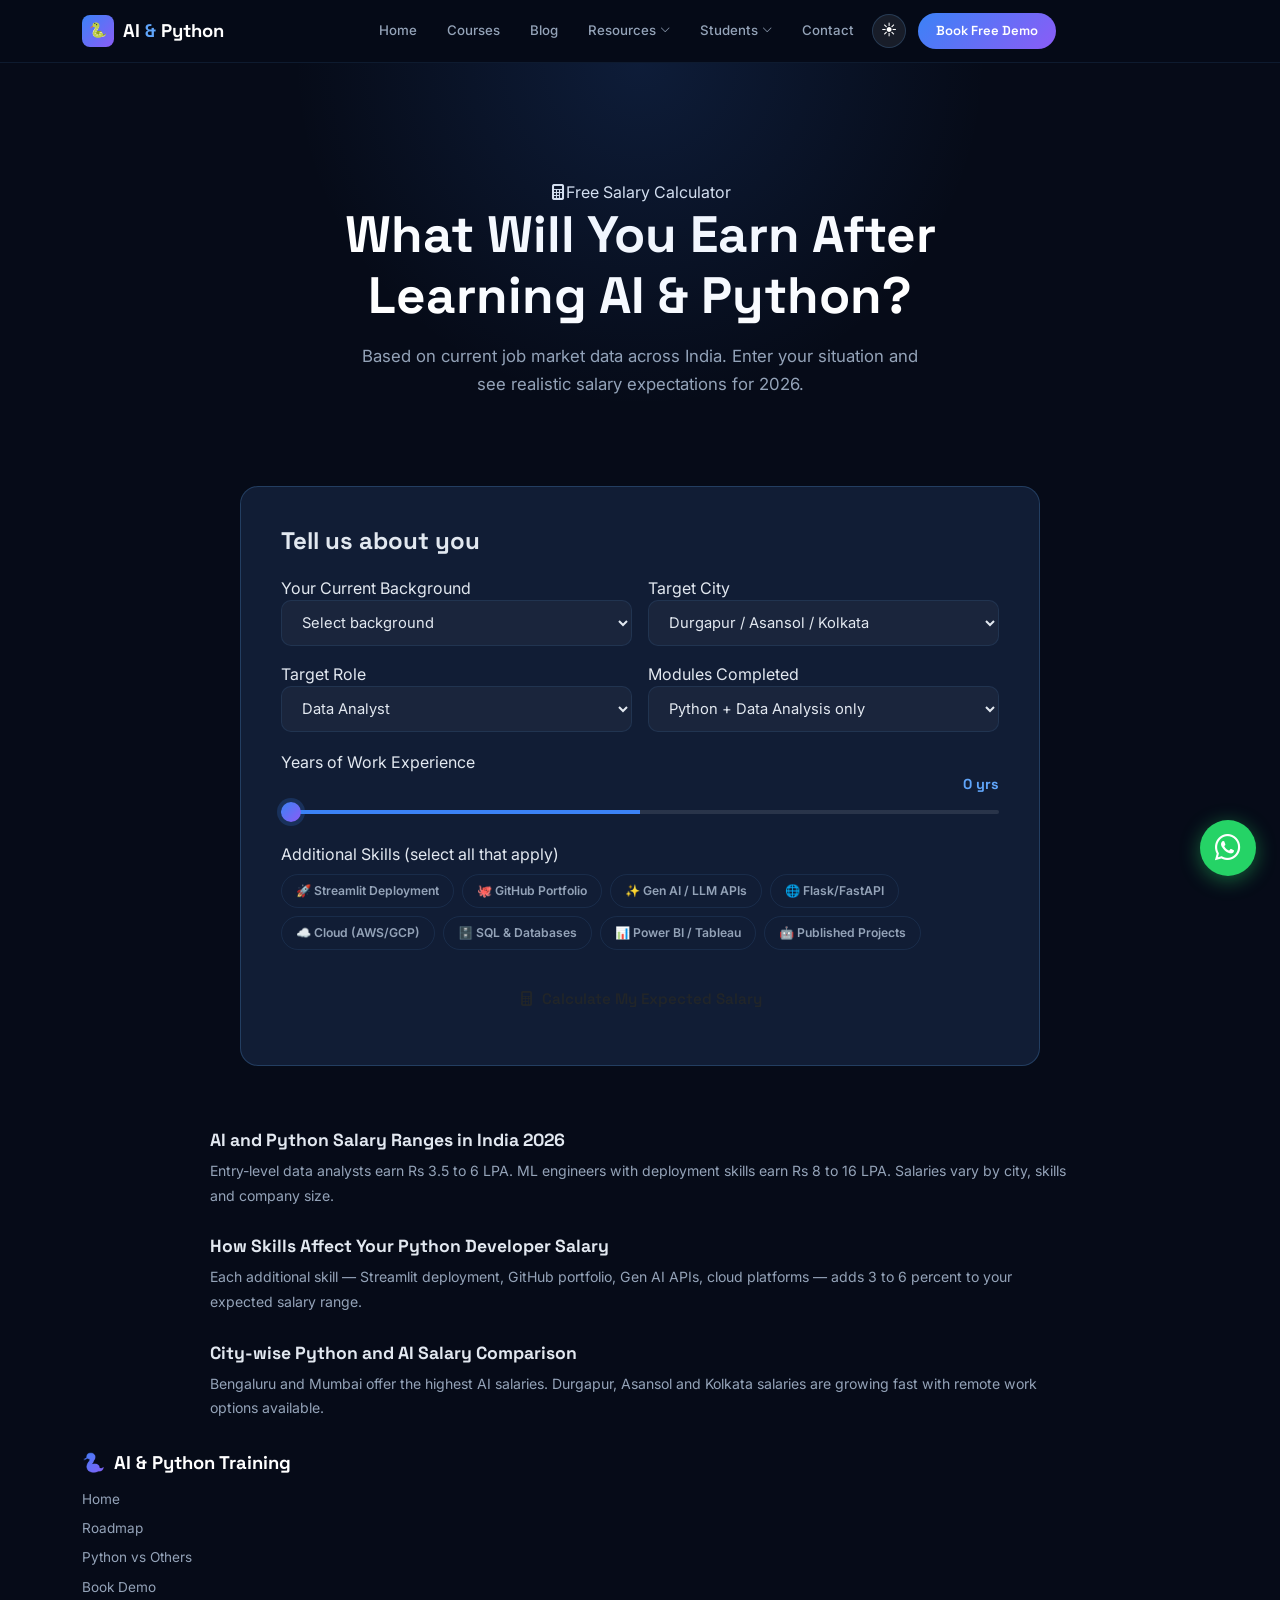
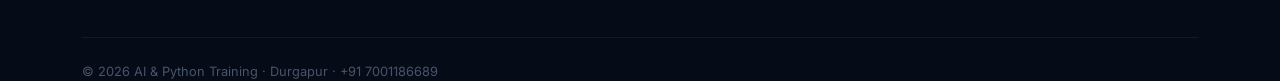
<file: salary.html>
<!DOCTYPE html>
<html lang="en-IN">
<head>
  <script>(function(){var t=localStorage.getItem("dm")||"dark";document.documentElement.setAttribute("data-theme",t);})();</script>
<meta charset="UTF-8"/>
<meta name="viewport" content="width=device-width,initial-scale=1.0"/>
<title>AI & Python Salary Calculator India 2026 | Durgapur</title>
<meta name="description" content="Calculate your expected AI and Python salary in India 2026. Enter your role, city, experience and skills. Free tool by AI & Python Training Durgapur."/>
<meta name="keywords" content="AI salary India 2026, Python developer salary Durgapur, data scientist salary West Bengal, ML engineer pay India"/>
<meta name="robots" content="index, follow"/>
<link rel="canonical" href="https://pythonforai.in/salary.html"/>
<link rel="sitemap" type="application/xml" href="https://pythonforai.in/sitemap.xml"/>
<meta property="og:type" content="website"/>
<meta property="og:site_name" content="AI and Python Training"/>
<meta property="og:title" content="AI & Python Salary Calculator India 2026 | Durgapur"/>
<meta property="og:description" content="Calculate your expected AI and Python salary in India 2026. Enter your role, city, experience and skills. Free tool by AI & Python Training Durgapur."/>
<meta property="og:url" content="https://pythonforai.in/salary.html"/>
<meta property="og:image" content="https://pythonforai.in/assets/images/og-cover.jpg"/>
<meta property="og:image:width" content="1200"/>
<meta property="og:image:height" content="630"/>
<meta property="og:image:alt" content="AI and Python Training Durgapur"/>
<meta property="og:locale" content="en_IN"/>
<meta name="twitter:card" content="summary_large_image"/>
<meta name="twitter:title" content="AI & Python Salary Calculator India 2026 | Durgapur"/>
<meta name="twitter:description" content="Calculate your expected AI and Python salary in India 2026. Enter your role, city, experience and skills. Free tool by AI & Python Training Durgapur."/>
<meta name="twitter:image" content="https://pythonforai.in/assets/images/og-cover.jpg"/>
<link rel="preconnect" href="https://fonts.googleapis.com" crossorigin/>
<link rel="preconnect" href="https://cdn.jsdelivr.net" crossorigin/>
<link rel="dns-prefetch" href="https://wa.me"/>
<script type="application/ld+json">
{"@context":"https://schema.org","@type":"WebApplication","name":"AI Python Salary Calculator India 2026","description":"Calculate your expected AI and Python salary in India 2026. Enter your role, city, experience and skills. Free tool by AI & Python Training Durgapur.","url":"https://pythonforai.in/salary.html","applicationCategory":"EducationalApplication","offers":{"@type":"Offer","price":"0","priceCurrency":"INR"}}
</script>
<link href="https://cdn.jsdelivr.net/npm/bootstrap@5.3.3/dist/css/bootstrap.min.css" rel="stylesheet"/>
<link href="https://cdn.jsdelivr.net/npm/bootstrap-icons@1.11.3/font/bootstrap-icons.css" rel="stylesheet"/>
<link href="https://fonts.googleapis.com/css2?family=Inter:wght@300;400;500;600;700;800&family=Space+Grotesk:wght@500;600;700;800&display=swap" rel="stylesheet"/>
<link rel="stylesheet" href="assets/css/shared.css"/>
<style>
.calc-wrap{max-width:800px;margin:0 auto}
.calc-card{background:var(--card2);border:1px solid var(--brd2);border-radius:var(--r2);padding:clamp(24px,4vw,40px);margin-bottom:24px}
.field-grid{display:grid;grid-template-columns:1fr 1fr;gap:16px}
@media(max-width:576px){.field-grid{grid-template-columns:1fr}}
.range-wrap{position:relative}
.range-input{width:100%;-webkit-appearance:none;height:4px;border-radius:2px;background:linear-gradient(90deg,var(--blue) var(--pct,50%),rgba(255,255,255,.1) var(--pct,50%));outline:none;margin:10px 0}
.range-input::-webkit-slider-thumb{-webkit-appearance:none;width:20px;height:20px;border-radius:50%;background:var(--grad1);cursor:pointer;box-shadow:0 0 0 4px rgba(59,130,246,.2)}
.range-val{font-family:var(--fh);font-size:.9rem;font-weight:700;color:var(--b2);float:right}
.skill-chips{display:flex;flex-wrap:wrap;gap:8px;margin-top:8px}
.skill-chip{padding:7px 14px;border-radius:50px;border:1.5px solid var(--brd);color:var(--muted);font-size:.76rem;font-weight:600;cursor:pointer;transition:var(--tr);background:transparent}
.skill-chip.sel{border-color:var(--blue);background:rgba(59,130,246,.12);color:var(--b2)}
/* Result */
.result-box{display:none}
.sal-range{font-family:var(--fh);font-size:clamp(2rem,6vw,3.5rem);font-weight:800;background:var(--grad1);-webkit-background-clip:text;-webkit-text-fill-color:transparent;background-clip:text;line-height:1.1;margin:12px 0}
.sal-card{background:var(--card);border:1px solid var(--brd);border-radius:var(--r2);padding:20px;text-align:center}
.sal-card-num{font-family:var(--fh);font-size:1.5rem;font-weight:700;color:#fff;margin-bottom:4px}
.sal-card-lbl{font-size:.75rem;color:var(--muted)}
.job-row{display:flex;align-items:center;justify-content:space-between;padding:12px 0;border-bottom:1px solid var(--brd);gap:12px;flex-wrap:wrap}
.job-row:last-child{border-bottom:none}
.job-title{font-family:var(--fh);font-size:.88rem;font-weight:600;color:#fff}
.job-company{font-size:.72rem;color:var(--dim);margin-top:2px}
.job-sal{font-family:var(--fh);font-size:.9rem;font-weight:700;color:var(--g2);white-space:nowrap}
.prog-track{height:6px;background:rgba(255,255,255,.06);border-radius:3px;overflow:hidden;width:80px;flex-shrink:0}
.prog-fill{height:100%;border-radius:3px;background:var(--grad1)}
.disclaimer{font-size:.72rem;color:var(--dim);margin-top:16px;padding:10px 14px;background:rgba(255,255,255,.03);border-radius:var(--r)}
</style>
</head>
<body data-page="salary">
<div id="read-bar"></div>
<a href="https://wa.me/917001186689" class="wa-fab" target="_blank" rel="noopener noreferrer"><i class="bi bi-whatsapp"></i></a>
<script src="assets/js/nav.js"></script>

<div class="page-hero">
  <div class="container">
    <div class="tag tg-o"><i class="bi bi-calculator-fill"></i>Free Salary Calculator</div>
    <h1>What Will You Earn After<br/><span class="gt">Learning AI & Python?</span></h1>
    <p>Based on current job market data across India. Enter your situation and see realistic salary expectations for 2026.</p>
  </div>
</div>

<div class="section">
  <div class="container">
    <div class="calc-wrap">
      <div class="calc-card">
        <h4 style="font-family:var(--fh);color:var(--heading);margin-bottom:20px">Tell us about you</h4>
        <div class="field-grid">
          <div><label class="fi-label">Your Current Background</label>
            <select class="fi" id="s-bg">
              <option value="" disabled selected>Select background</option>
              <option value="school">School Student (Class 11/12)</option>
              <option value="btech">B.Tech / B.E. Student</option>
              <option value="bsc">BCA / B.Sc (CS/IT)</option>
              <option value="arts">Other Graduate (Arts/Commerce)</option>
              <option value="work1">Working — 0–2 years experience</option>
              <option value="work3">Working — 3–5 years experience</option>
              <option value="work5">Working — 5+ years experience</option>
            </select>
          </div>
          <div><label class="fi-label">Target City</label>
            <select class="fi" id="s-city">
              <option value="bnk">Durgapur / Asansol / Kolkata</option>
              <option value="tier2">Other Tier-2 City (WB/Eastern India)</option>
              <option value="pune">Pune / Hyderabad</option>
              <option value="blr">Bengaluru</option>
              <option value="mum">Mumbai / Delhi NCR</option>
              <option value="remote">Remote / WFH</option>
            </select>
          </div>
          <div><label class="fi-label">Target Role</label>
            <select class="fi" id="s-role">
              <option value="da">Data Analyst</option>
              <option value="ds">Data Scientist</option>
              <option value="mle">ML Engineer</option>
              <option value="ai">AI Developer</option>
              <option value="auto">Python Automation Developer</option>
              <option value="nlp">NLP Engineer</option>
            </select>
          </div>
          <div><label class="fi-label">Modules Completed</label>
            <select class="fi" id="s-modules">
              <option value="basic">Python + Data Analysis only</option>
              <option value="ml">Up to Machine Learning</option>
              <option value="dl">Up to Deep Learning</option>
              <option value="full">Full Program (all 9 modules)</option>
            </select>
          </div>
        </div>
        <div style="margin-top:18px">
          <label class="fi-label">Years of Work Experience</label>
          <div class="range-wrap">
            <span class="range-val" id="exp-val">0 yrs</span>
            <input type="range" class="range-input" id="s-exp" min="0" max="10" value="0" oninput="updRange(this,'exp-val','yrs')"/>
          </div>
        </div>
        <div style="margin-top:18px">
          <label class="fi-label">Additional Skills (select all that apply)</label>
          <div class="skill-chips">
            <span class="skill-chip" onclick="togSkill(this)">🚀 Streamlit Deployment</span>
            <span class="skill-chip" onclick="togSkill(this)">🐙 GitHub Portfolio</span>
            <span class="skill-chip" onclick="togSkill(this)">✨ Gen AI / LLM APIs</span>
            <span class="skill-chip" onclick="togSkill(this)">🌐 Flask/FastAPI</span>
            <span class="skill-chip" onclick="togSkill(this)">☁️ Cloud (AWS/GCP)</span>
            <span class="skill-chip" onclick="togSkill(this)">🗄️ SQL & Databases</span>
            <span class="skill-chip" onclick="togSkill(this)">📊 Power BI / Tableau</span>
            <span class="skill-chip" onclick="togSkill(this)">🤖 Published Projects</span>
          </div>
        </div>
        <button class="btn w-100 justify-content-center mt-4" style="padding:14px;font-size:.95rem" onclick="calcSal()">
          <i class="bi bi-calculator-fill"></i>Calculate My Expected Salary
        </button>
      </div>

      <!-- Result -->
      <div class="result-box" id="result-box">
        <div class="calc-card">
          <div class="tag tg-g">Your Estimated Salary Range</div>
          <div class="sal-range" id="sal-range">₹4–6 LPA</div>
          <p style="color:var(--muted);font-size:.85rem;margin-bottom:20px" id="sal-context"></p>
          <div class="row g-3" id="sal-cards"></div>
        </div>
        <div class="calc-card">
          <h5 style="font-family:var(--fh);color:var(--heading);margin-bottom:16px">🏢 Roles You Can Target</h5>
          <div id="job-list"></div>
        </div>
        <div class="calc-card">
          <h5 style="font-family:var(--fh);color:var(--heading);margin-bottom:12px">📈 How to Increase Your Salary</h5>
          <div id="tips-list"></div>
        </div>
        <div class="text-center mt-2">
          <a href="demo.html" class="btn me-2"><i class="bi bi-calendar-check"></i>Book Free Demo Class</a>
          <button onclick="document.getElementById('result-box').style.display='none'" class="btn-o"><i class="bi bi-arrow-counterclockwise"></i>Recalculate</button>
        </div>
      </div>
    </div>
  </div>
</div>


<!-- ══ SEO SEMANTIC CONTENT ══ -->
<section style="max-width:900px;margin:0 auto;padding:40px 20px 0">
  <div style="margin-bottom:28px">
    <h2 style="font-family:var(--fh),'Space Grotesk',sans-serif;font-size:1.1rem;font-weight:700;color:var(--heading);margin-bottom:8px">AI and Python Salary Ranges in India 2026</h2>
    <p style="font-size:.88rem;color:var(--muted,#94A3B8);line-height:1.75">Entry-level data analysts earn Rs 3.5 to 6 LPA. ML engineers with deployment skills earn Rs 8 to 16 LPA. Salaries vary by city, skills and company size.</p>
  </div>
  <div style="margin-bottom:28px">
    <h2 style="font-family:var(--fh),'Space Grotesk',sans-serif;font-size:1.1rem;font-weight:700;color:var(--heading);margin-bottom:8px">How Skills Affect Your Python Developer Salary</h2>
    <p style="font-size:.88rem;color:var(--muted,#94A3B8);line-height:1.75">Each additional skill — Streamlit deployment, GitHub portfolio, Gen AI APIs, cloud platforms — adds 3 to 6 percent to your expected salary range.</p>
  </div>
  <div style="margin-bottom:28px">
    <h2 style="font-family:var(--fh),'Space Grotesk',sans-serif;font-size:1.1rem;font-weight:700;color:var(--heading);margin-bottom:8px">City-wise Python and AI Salary Comparison</h2>
    <p style="font-size:.88rem;color:var(--muted,#94A3B8);line-height:1.75">Bengaluru and Mumbai offer the highest AI salaries. Durgapur, Asansol and Kolkata salaries are growing fast with remote work options available.</p>
  </div>
</section>
<footer class="site-footer">
  <div class="container">
    <div class="sf-inner">
      <div class="sf-brand"><span>🐍</span>AI &amp; Python Training</div>
      <div class="sf-links"><a href="index.html">Home</a><a href="roadmap.html">Roadmap</a><a href="python-vs.html">Python vs Others</a><a href="demo.html">Book Demo</a></div>
    </div>
    <div class="sf-copy">© 2026 AI &amp; Python Training · Durgapur · +91 7001186689</div>
  </div>
</footer>

<script>
function updRange(el,valId,unit){
  var v=el.value;document.getElementById(valId).textContent=v+' '+unit;
  var pct=(v-el.min)/(el.max-el.min)*100;
  el.style.setProperty('--pct',pct+'%');
}
function togSkill(el){el.classList.toggle('sel');}
function getSelSkills(){return document.querySelectorAll('.skill-chip.sel').length;}

var BASE={da:{bnk:[3.5,5.5],tier2:[3,5],pune:[5,8],blr:[6,10],mum:[6,11],remote:[4,7]},ds:{bnk:[5,8],tier2:[4.5,7],pune:[7,11],blr:[8,14],mum:[8,15],remote:[6,12]},mle:{bnk:[5,9],tier2:[5,8],pune:[8,13],blr:[9,16],mum:[9,17],remote:[7,14]},ai:{bnk:[6,10],tier2:[5,9],pune:[8,14],blr:[10,18],mum:[10,19],remote:[8,16]},auto:{bnk:[3,5],tier2:[2.8,4.5],pune:[4.5,7],blr:[5,8.5],mum:[5,9],remote:[4,7]},nlp:{bnk:[5,8],tier2:[4.5,7],pune:[7,12],blr:[8,15],mum:[9,16],remote:[7,13]}};
var MODULE_MULT={basic:.7,ml:.9,dl:1.05,full:1.2};
var EXP_MULT=[1,1.05,1.1,1.15,1.22,1.28,1.35,1.42,1.5,1.6,1.7];
var BG_MULT={school:.8,btech:1,bsc:.95,arts:.85,work1:1,work3:1.1,work5:1.2};
var JOBS={da:['Data Analyst','Business Analyst','Reporting Analyst'],ds:['Data Scientist','ML Research Analyst','Analytics Lead'],mle:['ML Engineer','MLOps Engineer','AI Product Engineer'],ai:['AI Developer','Gen AI Engineer','Automation Engineer'],auto:['Python Developer','RPA Developer','Process Automation Engineer'],nlp:['NLP Engineer','Conversational AI Developer','Text Analytics Engineer']};
var COMPANIES={da:['Infosys','Wipro','TCS','Cognizant','MuSigma'],ds:['Google','Flipkart','Meesho','Razorpay','PhonePe'],mle:['Amazon','Microsoft','Swiggy','Ola','Paytm'],ai:['Zoho','Freshworks','MindTree','CRED','Juspay'],auto:['Accenture','Capgemini','IBM','HCL','Mphasis'],nlp:['Sarvam AI','AI4Bharat','ShareChat','Vernacular','Uniphore']};

function calcSal(){
  var bg=document.getElementById('s-bg').value;
  var city=document.getElementById('s-city').value;
  var role=document.getElementById('s-role').value;
  var mod=document.getElementById('s-modules').value;
  var exp=parseInt(document.getElementById('s-exp').value);
  var skills=getSelSkills();
  if(!bg){alert('Please select your background.');return;}
  var base=BASE[role][city];
  var low=base[0],high=base[1];
  var mm=MODULE_MULT[mod],em=EXP_MULT[exp],bm=BG_MULT[bg];
  var sm=1+(skills*0.04);
  low=low*mm*em*bm*sm;high=high*mm*em*bm*sm;
  low=Math.round(low*2)/2;high=Math.round(high*2)/2;
  document.getElementById('sal-range').textContent='₹'+low.toFixed(1)+' – ₹'+high.toFixed(1)+' LPA';
  document.getElementById('sal-context').textContent='Expected annual salary for '+role.toUpperCase()+' role in '+city+' with your current profile. Range depends on company size and interview performance.';
  // Stat cards
  var monthly=Math.round((low+high)/2*100000/12);
  var boost=Math.round(((low+high)/2-3)*100/3);
  document.getElementById('sal-cards').innerHTML='<div class="col-md-4"><div class="sal-card"><div class="sal-card-num">₹'+Math.round(monthly/1000)+'K/mo</div><div class="sal-card-lbl">Est. Monthly Take-Home</div></div></div>'+'<div class="col-md-4"><div class="sal-card"><div class="sal-card-num">+'+Math.max(0,boost)+'%</div><div class="sal-card-lbl">vs Average Fresher Salary</div></div></div>'+'<div class="col-md-4"><div class="sal-card"><div class="sal-card-num">'+skills+'/8</div><div class="sal-card-lbl">Bonus Skills Selected</div></div></div>';
  // Job list
  var jobs=JOBS[role];var cos=COMPANIES[role];
  var sal_steps=[low, low+(high-low)*0.35, low+(high-low)*0.7, high];
  document.getElementById('job-list').innerHTML=jobs.map(function(j,i){
    var s=sal_steps[Math.min(i,sal_steps.length-1)];
    return '<div class="job-row"><div><div class="job-title">'+j+'</div><div class="job-company">e.g. '+cos[i]+'</div></div>'+'<div style="display:flex;align-items:center;gap:10px"><div class="prog-track"><div class="prog-fill" style="width:'+Math.round((i+1)/jobs.length*100)+'%"></div></div>'+'<div class="job-sal">₹'+(s).toFixed(1)+' LPA</div></div></div>';
  }).join('');
  // Tips
  var tips=[];
  if(skills<3) tips.push('Add more skills — each extra skill adds ~4% to salary. Streamlit deployment and GitHub portfolio are most valued by recruiters.');
  if(mod!=='full') tips.push('Complete the full 9-module program — students with deployment skills earn 20–30% more than those who stop at ML theory.');
  if(city==='bnk') tips.push('Consider remote roles or Bengaluru/Pune opportunities — AI salaries are 60–100% higher in metro cities.');
  tips.push('Build 2–3 live deployed projects — employers pay significantly more for candidates with real portfolio links than those with only certificates.');
  if(exp<2) tips.push('Internships and freelance projects while studying add 1–3 years of apparent experience and dramatically improve your first offer.');
  document.getElementById('tips-list').innerHTML=tips.map(function(t){return '<div style="display:flex;gap:10px;margin-bottom:12px;font-size:.84rem;color:var(--muted)"><span style="color:var(--g2);flex-shrink:0">→</span>'+t+'</div>';}).join('');
  document.getElementById('result-box').style.display='block';
  document.getElementById('result-box').scrollIntoView({behavior:'smooth'});
}
window.addEventListener('scroll',function(){var h=document.documentElement;document.getElementById('read-bar').style.width=(h.scrollTop/(h.scrollHeight-h.clientHeight)*100)+'%';},{passive:true});
</script>
</body></html>
</file>
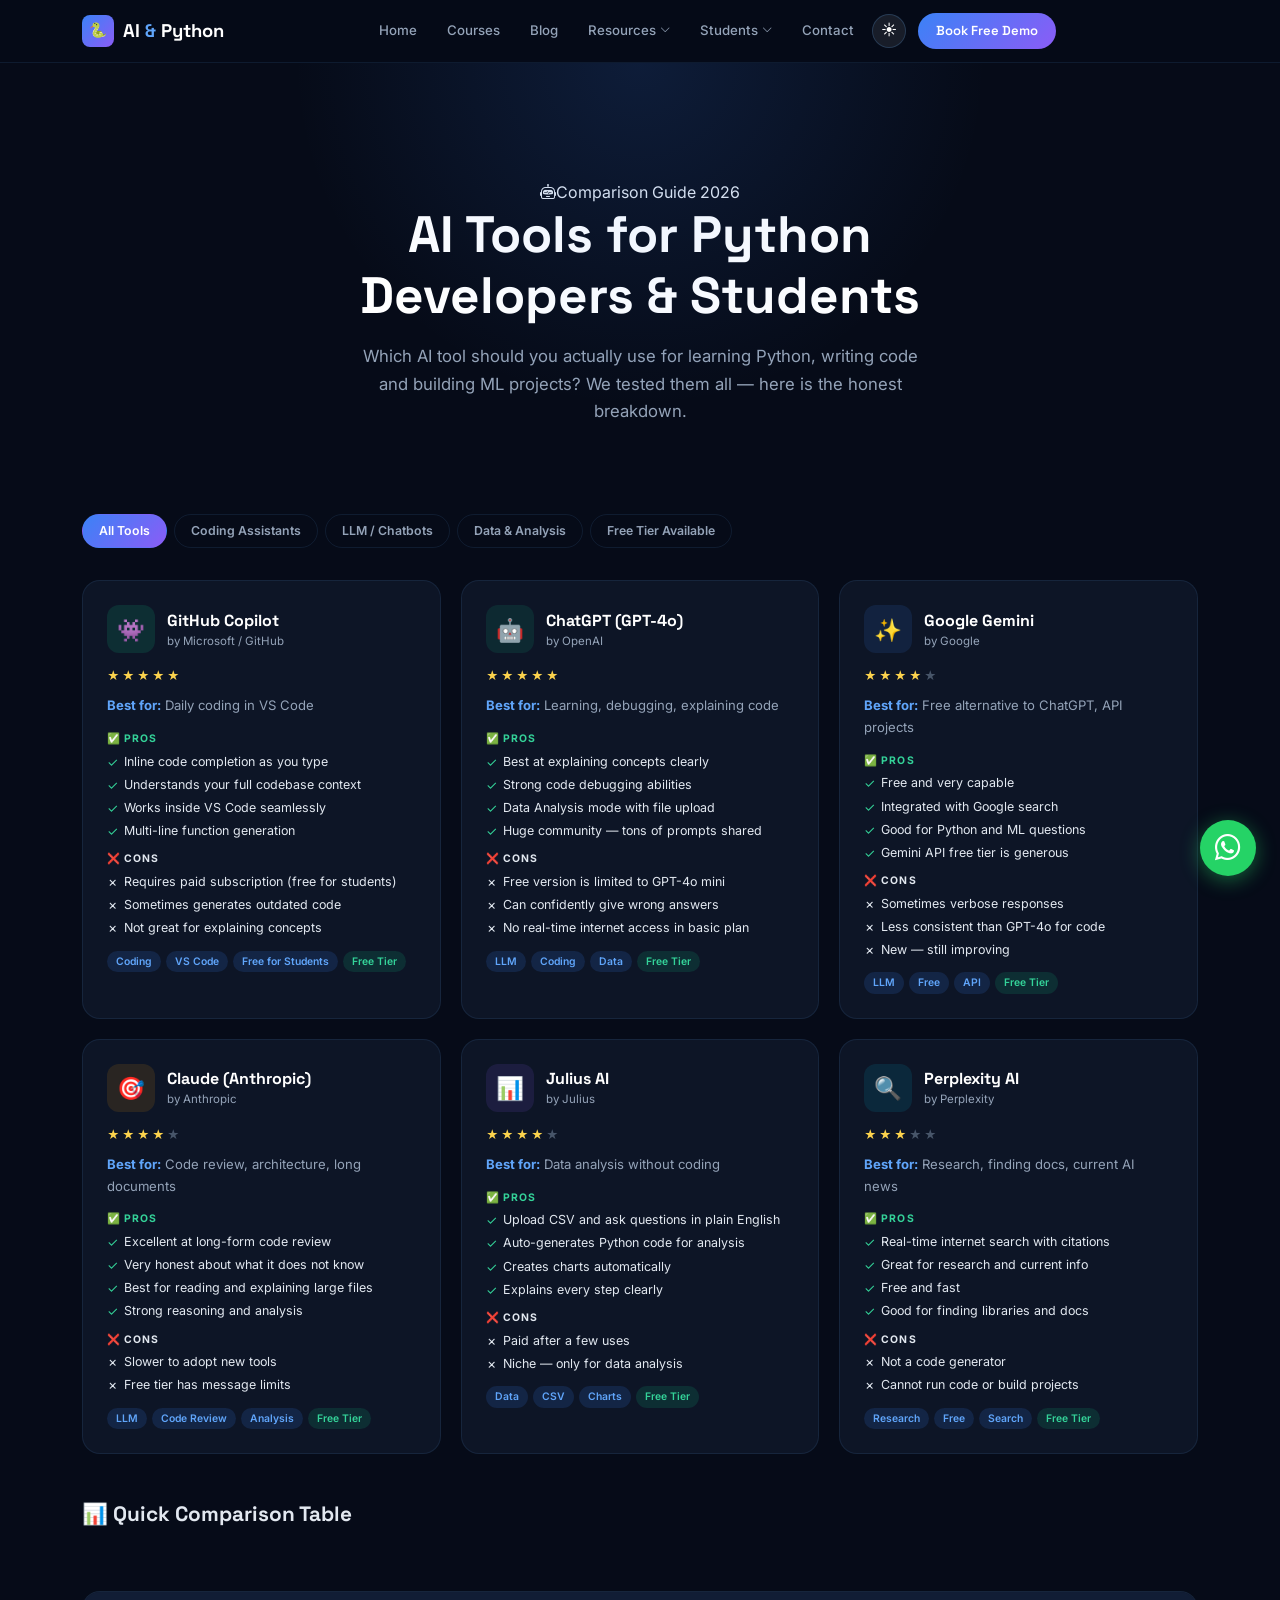
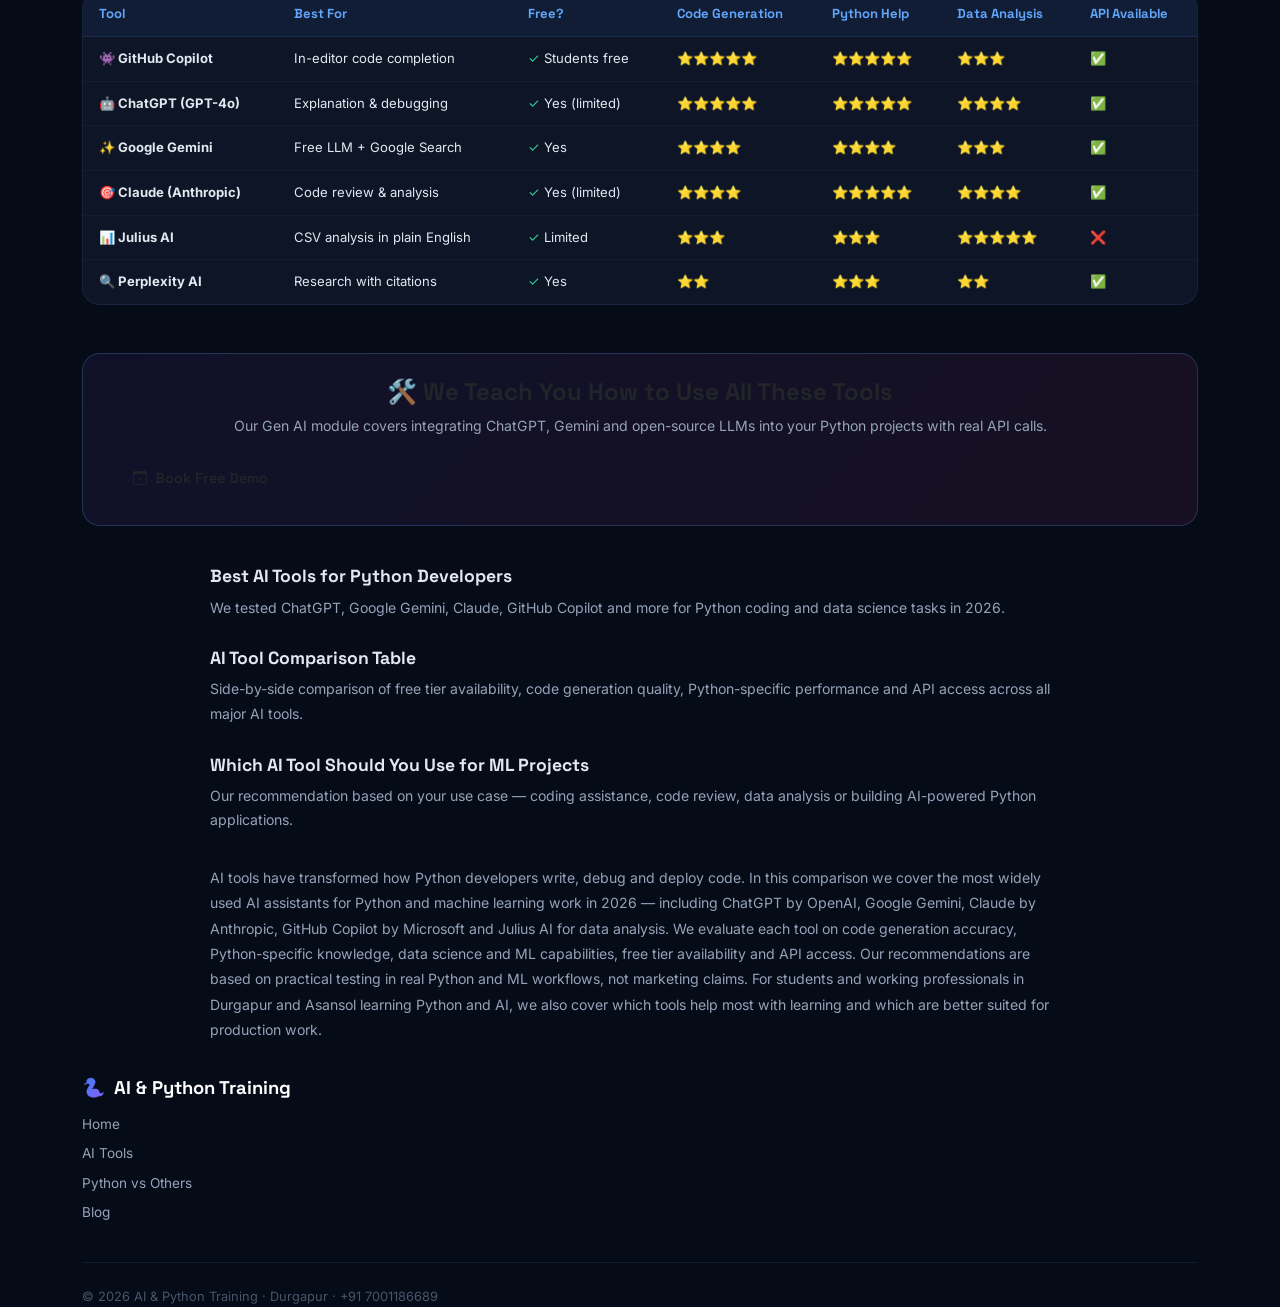
<file: tools.html>
<!DOCTYPE html>
<html lang="en-IN">
<head>
  <script>(function(){var t=localStorage.getItem("dm")||"dark";document.documentElement.setAttribute("data-theme",t);})();</script>
<meta charset="UTF-8"/>
<meta name="viewport" content="width=device-width,initial-scale=1.0"/>
<title>Best AI Tools for Python Developers 2026 | Durgapur</title>
<meta name="description" content="Honest comparison of ChatGPT, Gemini, Claude and GitHub Copilot for Python developers. Which AI tool should you use for ML projects in 2026?"/>
<meta name="keywords" content="best AI tools Python 2026, ChatGPT vs Gemini coding, GitHub Copilot review India, AI tools for ML students"/>
<meta name="robots" content="index, follow"/>
<link rel="canonical" href="https://pythonforai.in/tools.html"/>
<link rel="sitemap" type="application/xml" href="https://pythonforai.in/sitemap.xml"/>
<meta property="og:type" content="website"/>
<meta property="og:site_name" content="AI and Python Training"/>
<meta property="og:title" content="Best AI Tools for Python Developers 2026 | Durgapur"/>
<meta property="og:description" content="Honest comparison of ChatGPT, Gemini, Claude and GitHub Copilot for Python developers. Which AI tool should you use for ML projects in 2026?"/>
<meta property="og:url" content="https://pythonforai.in/tools.html"/>
<meta property="og:image" content="https://pythonforai.in/assets/images/og-cover.jpg"/>
<meta property="og:image:width" content="1200"/>
<meta property="og:image:height" content="630"/>
<meta property="og:image:alt" content="AI and Python Training Durgapur"/>
<meta property="og:locale" content="en_IN"/>
<meta name="twitter:card" content="summary_large_image"/>
<meta name="twitter:title" content="Best AI Tools for Python Developers 2026 | Durgapur"/>
<meta name="twitter:description" content="Honest comparison of ChatGPT, Gemini, Claude and GitHub Copilot for Python developers. Which AI tool should you use for ML projects in 2026?"/>
<meta name="twitter:image" content="https://pythonforai.in/assets/images/og-cover.jpg"/>
<link rel="preconnect" href="https://fonts.googleapis.com" crossorigin/>
<link rel="preconnect" href="https://cdn.jsdelivr.net" crossorigin/>
<link rel="dns-prefetch" href="https://wa.me"/>
<script type="application/ld+json">
{"@context":"https://schema.org","@type":"WebPage","name":"AI Tool Comparison for Python Developers 2026","description":"Honest comparison of ChatGPT, Gemini, Claude and GitHub Copilot for Python developers. Which AI tool should you use for ML projects in 2026?","url":"https://pythonforai.in/tools.html"}
</script>
<link href="https://cdn.jsdelivr.net/npm/bootstrap@5.3.3/dist/css/bootstrap.min.css" rel="stylesheet"/>
<link href="https://cdn.jsdelivr.net/npm/bootstrap-icons@1.11.3/font/bootstrap-icons.css" rel="stylesheet"/>
<link href="https://fonts.googleapis.com/css2?family=Inter:wght@300;400;500;600;700&family=Space+Grotesk:wght@500;600;700;800&display=swap" rel="stylesheet"/>
<link rel="stylesheet" href="assets/css/shared.css"/>
<style>
.tool-filter{display:flex;gap:7px;flex-wrap:wrap;margin-bottom:32px}
.tf{padding:7px 16px;border-radius:50px;border:1.5px solid var(--brd);color:var(--muted);font-size:.77rem;font-weight:600;cursor:pointer;transition:var(--tr);background:transparent}
.tf:hover,.tf.active{background:var(--grad1);border-color:transparent;color:#fff}
.tool-grid{display:grid;grid-template-columns:repeat(auto-fill,minmax(280px,1fr));gap:20px}
.tool-card{background:var(--card);border:1px solid var(--brd);border-radius:var(--r2);padding:24px;transition:var(--tr)}
.tool-card:hover{border-color:var(--brd2);transform:translateY(-3px);box-shadow:var(--glow)}
.tc-head{display:flex;align-items:center;gap:12px;margin-bottom:14px}
.tc-icon{width:48px;height:48px;border-radius:12px;display:flex;align-items:center;justify-content:center;font-size:1.4rem;flex-shrink:0}
.tc-name{font-family:var(--fh);font-size:1rem;font-weight:700;color:#fff}
.tc-maker{font-size:.72rem;color:var(--muted)}
.tc-desc{font-size:.82rem;color:var(--muted);line-height:1.65;margin-bottom:14px}
.tc-pros,.tc-cons{margin-bottom:10px}
.tc-label{font-size:.65rem;font-weight:700;text-transform:uppercase;letter-spacing:.1em;margin-bottom:6px}
.tc-label.p{color:var(--g2)}.tc-label.c{color:var(--r2)}
.tc-item{font-size:.78rem;color:var(--text);display:flex;align-items:flex-start;gap:6px;margin-bottom:4px;line-height:1.5}
.tc-check{color:var(--g2);flex-shrink:0;font-size:.8rem}.tc-x{color:var(--r2);flex-shrink:0;font-size:.8rem}
.tc-tags{display:flex;gap:5px;flex-wrap:wrap;margin-top:12px}
.tc-tag{font-size:.65rem;font-weight:600;padding:3px 9px;border-radius:50px}
.tc-free{background:rgba(16,185,129,.15);color:var(--g2)}
.tc-paid{background:rgba(245,158,11,.15);color:var(--o2)}
.tc-use{background:rgba(59,130,246,.15);color:var(--b2)}
.rating{display:flex;gap:2px;margin-top:10px}
.star{color:var(--o2);font-size:.75rem}
.star.empty{color:var(--dim)}
.compare-table{width:100%;border-collapse:separate;border-spacing:0;background:var(--card);border:1px solid var(--brd);border-radius:var(--r2);overflow:hidden;margin-top:48px}
.compare-table th{background:var(--card2);padding:12px 16px;font-family:var(--fh);font-size:.82rem;color:var(--b2);text-align:left;border-bottom:1px solid var(--brd)}
.compare-table td{padding:12px 16px;font-size:.82rem;color:var(--text);border-bottom:1px solid rgba(99,179,255,.05)}
.compare-table tr:last-child td{border-bottom:none}
.compare-table tr:hover td{background:rgba(59,130,246,.03)}
.ck{color:var(--g2)}.cx{color:var(--dim)}
</style>
</head>
<body data-page="tools">
<div id="read-bar"></div>
<a href="https://wa.me/917001186689" class="wa-fab" target="_blank" rel="noopener noreferrer"><i class="bi bi-whatsapp"></i></a>
<script src="assets/js/nav.js"></script>

<div class="page-hero">
  <div class="container">
    <div class="tag tg-p"><i class="bi bi-robot"></i>Comparison Guide 2026</div>
    <h1>AI Tools for Python<br/><span class="gt3">Developers & Students</span></h1>
    <p>Which AI tool should you actually use for learning Python, writing code and building ML projects? We tested them all — here is the honest breakdown.</p>
  </div>
</div>

<div class="section">
  <div class="container">
    <div class="tool-filter">
      <button class="tf active" onclick="filterTool('all',this)">All Tools</button>
      <button class="tf" onclick="filterTool('coding',this)">Coding Assistants</button>
      <button class="tf" onclick="filterTool('llm',this)">LLM / Chatbots</button>
      <button class="tf" onclick="filterTool('data',this)">Data & Analysis</button>
      <button class="tf" onclick="filterTool('free',this)">Free Tier Available</button>
    </div>
    <div class="tool-grid" id="toolGrid"></div>

    <h3 style="font-family:var(--fh);color:var(--heading);margin:48px 0 16px;font-size:1.3rem">📊 Quick Comparison Table</h3>
    <div style="overflow-x:auto">
    <table class="compare-table">
      <thead><tr><th>Tool</th><th>Best For</th><th>Free?</th><th>Code Generation</th><th>Python Help</th><th>Data Analysis</th><th>API Available</th></tr></thead>
      <tbody id="compareBody"></tbody>
    </table>
    </div>

    <div class="card p-4 text-center mt-5 sr" style="background:linear-gradient(135deg,rgba(139,92,246,.08),rgba(236,72,153,.08));border-color:var(--brd2)">
      <h4 style="font-family:var(--fh);color:var(--heading);margin-bottom:8px">🛠️ We Teach You How to Use All These Tools</h4>
      <p style="color:var(--muted);font-size:.88rem;margin-bottom:20px">Our Gen AI module covers integrating ChatGPT, Gemini and open-source LLMs into your Python projects with real API calls.</p>
      <a href="demo.html" class="btn"><i class="bi bi-calendar-check"></i>Book Free Demo</a>
    </div>
  </div>
</div>


<!-- ══ SEO SEMANTIC CONTENT ══ -->
<section style="max-width:900px;margin:0 auto;padding:40px 20px 0">
  <div style="margin-bottom:28px">
    <h2 style="font-family:var(--fh),'Space Grotesk',sans-serif;font-size:1.1rem;font-weight:700;color:var(--heading);margin-bottom:8px">Best AI Tools for Python Developers</h2>
    <p style="font-size:.88rem;color:var(--muted,#94A3B8);line-height:1.75">We tested ChatGPT, Google Gemini, Claude, GitHub Copilot and more for Python coding and data science tasks in 2026.</p>
  </div>
  <div style="margin-bottom:28px">
    <h2 style="font-family:var(--fh),'Space Grotesk',sans-serif;font-size:1.1rem;font-weight:700;color:var(--heading);margin-bottom:8px">AI Tool Comparison Table</h2>
    <p style="font-size:.88rem;color:var(--muted,#94A3B8);line-height:1.75">Side-by-side comparison of free tier availability, code generation quality, Python-specific performance and API access across all major AI tools.</p>
  </div>
  <div style="margin-bottom:28px">
    <h2 style="font-family:var(--fh),'Space Grotesk',sans-serif;font-size:1.1rem;font-weight:700;color:var(--heading);margin-bottom:8px">Which AI Tool Should You Use for ML Projects</h2>
    <p style="font-size:.88rem;color:var(--muted,#94A3B8);line-height:1.75">Our recommendation based on your use case — coding assistance, code review, data analysis or building AI-powered Python applications.</p>
  </div>
</section>
<section style="max-width:900px;margin:32px auto;padding:0 20px">
  <p style="font-size:.88rem;color:#94A3B8;line-height:1.8">AI tools have transformed how Python developers write, debug and deploy code. In this comparison we cover the most widely used AI assistants for Python and machine learning work in 2026 — including ChatGPT by OpenAI, Google Gemini, Claude by Anthropic, GitHub Copilot by Microsoft and Julius AI for data analysis. We evaluate each tool on code generation accuracy, Python-specific knowledge, data science and ML capabilities, free tier availability and API access. Our recommendations are based on practical testing in real Python and ML workflows, not marketing claims. For students and working professionals in Durgapur and Asansol learning Python and AI, we also cover which tools help most with learning and which are better suited for production work.</p>
</section>
<footer class="site-footer">
  <div class="container">
    <div class="sf-inner">
      <div class="sf-brand"><span>🐍</span>AI &amp; Python Training</div>
      <div class="sf-links"><a href="index.html">Home</a><a href="tools.html">AI Tools</a><a href="python-vs.html">Python vs Others</a><a href="blog.html">Blog</a></div>
    </div>
    <div class="sf-copy">© 2026 AI &amp; Python Training · Durgapur · +91 7001186689</div>
  </div>
</footer>

<script>
var TOOLS=[
  {cat:['coding','llm'],name:'GitHub Copilot',maker:'Microsoft / GitHub',icon:'👾',bg:'rgba(16,185,129,.15)',pros:['Inline code completion as you type','Understands your full codebase context','Works inside VS Code seamlessly','Multi-line function generation'],cons:['Requires paid subscription (free for students)','Sometimes generates outdated code','Not great for explaining concepts'],tags:['Coding','VS Code','Free for Students'],rating:5,free:true,useCase:'Daily coding in VS Code',tableData:{bestFor:'In-editor code completion',free:'Students free',code:'⭐⭐⭐⭐⭐',python:'⭐⭐⭐⭐⭐',data:'⭐⭐⭐',api:'✅'}},
  {cat:['llm','coding'],name:'ChatGPT (GPT-4o)',maker:'OpenAI',icon:'🤖',bg:'rgba(16,185,129,.12)',pros:['Best at explaining concepts clearly','Strong code debugging abilities','Data Analysis mode with file upload','Huge community — tons of prompts shared'],cons:['Free version is limited to GPT-4o mini','Can confidently give wrong answers','No real-time internet access in basic plan'],tags:['LLM','Coding','Data'],rating:5,free:true,useCase:'Learning, debugging, explaining code',tableData:{bestFor:'Explanation & debugging',free:'Yes (limited)',code:'⭐⭐⭐⭐⭐',python:'⭐⭐⭐⭐⭐',data:'⭐⭐⭐⭐',api:'✅'}},
  {cat:['llm','coding'],name:'Google Gemini',maker:'Google',icon:'✨',bg:'rgba(59,130,246,.12)',pros:['Free and very capable','Integrated with Google search','Good for Python and ML questions','Gemini API free tier is generous'],cons:['Sometimes verbose responses','Less consistent than GPT-4o for code','New — still improving'],tags:['LLM','Free','API'],rating:4,free:true,useCase:'Free alternative to ChatGPT, API projects',tableData:{bestFor:'Free LLM + Google Search',free:'Yes',code:'⭐⭐⭐⭐',python:'⭐⭐⭐⭐',data:'⭐⭐⭐',api:'✅'}},
  {cat:['llm','coding'],name:'Claude (Anthropic)',maker:'Anthropic',icon:'🎯',bg:'rgba(245,158,11,.12)',pros:['Excellent at long-form code review','Very honest about what it does not know','Best for reading and explaining large files','Strong reasoning and analysis'],cons:['Slower to adopt new tools','Free tier has message limits'],tags:['LLM','Code Review','Analysis'],rating:4,free:true,useCase:'Code review, architecture, long documents',tableData:{bestFor:'Code review & analysis',free:'Yes (limited)',code:'⭐⭐⭐⭐',python:'⭐⭐⭐⭐⭐',data:'⭐⭐⭐⭐',api:'✅'}},
  {cat:['data'],name:'Julius AI',maker:'Julius',icon:'📊',bg:'rgba(139,92,246,.12)',pros:['Upload CSV and ask questions in plain English','Auto-generates Python code for analysis','Creates charts automatically','Explains every step clearly'],cons:['Paid after a few uses','Niche — only for data analysis'],tags:['Data','CSV','Charts'],rating:4,free:true,useCase:'Data analysis without coding',tableData:{bestFor:'CSV analysis in plain English',free:'Limited',code:'⭐⭐⭐',python:'⭐⭐⭐',data:'⭐⭐⭐⭐⭐',api:'❌'}},
  {cat:['llm'],name:'Perplexity AI',maker:'Perplexity',icon:'🔍',bg:'rgba(6,182,212,.12)',pros:['Real-time internet search with citations','Great for research and current info','Free and fast','Good for finding libraries and docs'],cons:['Not a code generator','Cannot run code or build projects'],tags:['Research','Free','Search'],rating:3,free:true,useCase:'Research, finding docs, current AI news',tableData:{bestFor:'Research with citations',free:'Yes',code:'⭐⭐',python:'⭐⭐⭐',data:'⭐⭐',api:'✅'}},
];

var curFilter='all';
function filterTool(cat,btn){
  curFilter=cat;
  document.querySelectorAll('.tf').forEach(function(b){b.classList.remove('active');});
  btn.classList.add('active');
  renderTools();
}
function stars(n){
  var s='';for(var i=1;i<=5;i++) s+='<span class="star'+(i>n?' empty':'')+'">★</span>';
  return s;
}
function renderTools(){
  var list=curFilter==='all'?TOOLS:TOOLS.filter(function(t){
    if(curFilter==='free') return t.free;
    return t.cat.includes(curFilter);
  });
  document.getElementById('toolGrid').innerHTML=list.map(function(t){
    var pros=t.pros.map(function(p){return '<div class="tc-item"><span class="tc-check">✓</span>'+p+'</div>';}).join('');
    var cons=t.cons.map(function(c){return '<div class="tc-item"><span class="tc-x">✗</span>'+c+'</div>';}).join('');
    var tags=t.tags.map(function(tg){return '<span class="tc-tag tc-use">'+tg+'</span>';}).join('');
    return '<div class="tool-card sr">'
      +'<div class="tc-head"><div class="tc-icon" style="background:'+t.bg+'">'+t.icon+'</div><div><div class="tc-name">'+t.name+'</div><div class="tc-maker">by '+t.maker+'</div></div></div>'
      +'<div class="rating">'+stars(t.rating)+'</div>'
      +'<div class="tc-desc" style="margin-top:10px"><strong style="color:var(--b2)">Best for:</strong> '+t.useCase+'</div>'
      +'<div class="tc-pros"><div class="tc-label p">✅ Pros</div>'+pros+'</div>'
      +'<div class="tc-cons"><div class="tc-label c">❌ Cons</div>'+cons+'</div>'
      +'<div class="tc-tags">'+tags+(t.free?'<span class="tc-tag tc-free">Free Tier</span>':'')+'</div>'
      +'</div>';
  }).join('');
  document.getElementById('compareBody').innerHTML=TOOLS.map(function(t){
    var d=t.tableData;
    return '<tr><td><strong style="color:var(--heading);">'+t.icon+' '+t.name+'</strong></td><td>'+d.bestFor+'</td><td>'+(t.free?'<span class="ck">✓</span> '+d.free:'<span class="cx">Paid</span>')+'</td><td>'+d.code+'</td><td>'+d.python+'</td><td>'+d.data+'</td><td>'+d.api+'</td></tr>';
  }).join('');
  document.querySelectorAll('.sr').forEach(function(el,i){setTimeout(function(){el.classList.add('vis');},i*50);});
}
renderTools();
document.querySelectorAll('.sr').forEach(function(el){
  new IntersectionObserver(function(en){en.forEach(function(e){if(e.isIntersecting)e.target.classList.add('vis');});},{threshold:.08}).observe(el);
});
window.addEventListener('scroll',function(){var h=document.documentElement;document.getElementById('read-bar').style.width=(h.scrollTop/(h.scrollHeight-h.clientHeight)*100)+'%';},{passive:true});
</script>
</body></html>
</file>
<file: assets/css/shared.css>
/* ═══════════════════════════════════════════
   SHARED STYLES — AI & Python Training V2
═══════════════════════════════════════════ */
:root{
  --bg:#060B18;--bg2:#0A1020;--card:#0D1526;--card2:#111D35;
  --brd:rgba(99,179,255,.10);--brd2:rgba(99,179,255,.22);
  --blue:#3B82F6;--b2:#60A5FA;--b3:#93C5FD;
  --purple:#8B5CF6;--p2:#A78BFA;
  --cyan:#06B6D4;--c2:#22D3EE;
  --green:#10B981;--g2:#34D399;
  --orange:#F59E0B;--o2:#FCD34D;
  --red:#EF4444;--r2:#F87171;
  --white:#fff;--text:#E2E8F0;--muted:#94A3B8;--dim:#475569;
  --grad1:linear-gradient(135deg,#3B82F6,#8B5CF6);
  --grad2:linear-gradient(135deg,#06B6D4,#3B82F6);
  --grad3:linear-gradient(135deg,#8B5CF6,#EC4899);
  --glow:0 0 40px rgba(59,130,246,.2);
  --r:10px;--r2:18px;--r3:28px;
  --tr:.3s cubic-bezier(.4,0,.2,1);
  --fh:'Space Grotesk',sans-serif;
  --fn:'Inter',sans-serif;
  --fm:'JetBrains Mono',monospace;
}

[data-theme="light"] {
  --bg: #F8FAFC;
  --bg2: #F1F5F9;
  --card: #FFFFFF;
  --card2: #F8FAFC;
  --brd: rgba(148, 163, 184, 0.24);
  --brd2: rgba(59, 130, 246, 0.32);
  --blue: #2563EB;
  --b2: #3B82F6;
  --b3: #1D4ED8;
  --text: #1E293B;
  --txt: #1E293B;
  --white: #0F172A;
  --muted: #475569;
  --mut: #475569;
  --dim: #64748B;
  --glow: 0 4px 20px rgba(37, 99, 235, 0.1);
}

*,*::before,*::after{box-sizing:border-box;margin:0;padding:0}
html{scroll-behavior:smooth}
body{font-family:var(--fn);background:var(--bg);color:var(--text);overflow-x:hidden;min-height:100vh}

/* Typography */
h1,h2,h3,h4,h5,h6{font-family:var(--fh);font-weight:700;line-height:1.2}
.grad-txt{background:var(--grad1);-webkit-background-clip:text;-webkit-text-fill-color:transparent;background-clip:text}
.grad-cyan{background:var(--grad2);-webkit-background-clip:text;-webkit-text-fill-color:transparent;background-clip:text}

/* Section Header */
.sec-head{text-align:center;max-width:680px;margin:0 auto 48px}
.sec-tag{display:inline-flex;align-items:center;gap:7px;background:rgba(59,130,246,.10);border:1px solid var(--brd2);border-radius:50px;padding:5px 16px;font-size:.75rem;font-weight:600;color:var(--b2);text-transform:uppercase;letter-spacing:.08em;margin-bottom:14px}
.sec-title{font-size:clamp(1.8rem,4vw,2.6rem);margin-bottom:14px;color:var(--white)}
.sec-sub{font-size:1rem;color:var(--muted);line-height:1.65}

/* Buttons */
.btn{display:inline-flex;align-items:center;gap:8px;padding:12px 26px;border-radius:50px;font-family:var(--fh);font-weight:600;font-size:.9rem;text-decoration:none;cursor:pointer;border:none;transition:var(--tr)}
.btn-p{background:var(--grad1);color:#fff!important;box-shadow:0 0 24px rgba(59,130,246,.35)}
.btn-p:hover{transform:translateY(-2px);box-shadow:0 0 36px rgba(59,130,246,.55);opacity:.95}
.btn-o{background:transparent;border:1.5px solid var(--brd2);color:var(--text);border-radius:50px;padding:11px 24px;text-decoration:none;display:inline-flex;align-items:center;gap:8px;font-family:var(--fh);font-weight:600;font-size:.9rem;transition:all .2s;cursor:pointer}
.btn-o:hover{border-color:var(--blue);color:var(--b2);background:rgba(59,130,246,.08)}
.btn-c{background:var(--grad2);color:#fff!important}
.btn-c:hover{transform:translateY(-2px);opacity:.95}

/* Cards & Containers */
.card{background:var(--card);border:1px solid var(--brd);border-radius:var(--r2);transition:var(--tr)}
.card:hover{border-color:var(--brd2);box-shadow:var(--glow)}
.card-glow{background:var(--card);border:1px solid var(--brd2);border-radius:var(--r2);box-shadow:var(--glow)}

/* Page Hero banner */
.page-hero{padding:120px 0 60px;text-align:center;position:relative}
.page-hero::before{content:'';position:absolute;top:0;left:50%;transform:translateX(-50%);width:700px;height:350px;background:radial-gradient(ellipse at top,rgba(59,130,246,.15),transparent 70%);pointer-events:none}
.page-hero h1{font-size:clamp(2rem,5vw,3.2rem);color:var(--white);margin-bottom:16px}
.page-hero p{font-size:1.05rem;color:var(--muted);max-width:580px;margin:0 auto 28px;line-height:1.65}

/* Form inputs */
.fi{width:100%;background:rgba(255,255,255,.04);border:1.5px solid var(--brd);border-radius:var(--r);padding:12px 16px;color:var(--text);font-size:.92rem;font-family:var(--fn);transition:border-color .2s}
.fi:focus{outline:none;border-color:var(--blue);background:rgba(59,130,246,.04)}
.fi::placeholder{color:var(--dim)}
select.fi option{background:var(--bg2);color:var(--text)}

/* Badges */
.badge{display:inline-flex;align-items:center;gap:5px;padding:4px 10px;border-radius:50px;font-size:.72rem;font-weight:600}
.b-blue{background:rgba(59,130,246,.15);color:var(--b2);border:1px solid rgba(59,130,246,.3)}
.b-green{background:rgba(16,185,129,.15);color:var(--g2);border:1px solid rgba(16,185,129,.3)}
.b-purple{background:rgba(139,92,246,.15);color:var(--p2);border:1px solid rgba(139,92,246,.3)}
.b-orange{background:rgba(245,158,11,.15);color:var(--o2);border:1px solid rgba(245,158,11,.3)}

/* Shared Footer */
.sf-foot{background:#040711;border-top:1px solid var(--brd);padding:60px 0 30px;margin-top:80px}
.sf-brand{font-family:var(--fh);font-size:1.15rem;font-weight:700;color:var(--white);display:flex;align-items:center;gap:9px;margin-bottom:12px}
.sf-brand span{background:var(--grad1);-webkit-background-clip:text;-webkit-text-fill-color:transparent;background-clip:text}
.sf-desc{color:var(--muted);font-size:.85rem;line-height:1.65;max-width:280px;margin-bottom:20px}
.sf-h{font-family:var(--fh);font-size:.85rem;font-weight:700;color:var(--white);text-transform:uppercase;letter-spacing:.08em;margin-bottom:16px}
.sf-links{list-style:none;display:flex;flex-direction:column;gap:9px}
.sf-links a{color:var(--muted);text-decoration:none;font-size:.85rem;transition:color .2s}
.sf-links a:hover{color:var(--b2)}
.sf-copy{border-top:1px solid var(--brd);padding-top:24px;margin-top:40px;display:flex;justify-content:space-between;align-items:center;flex-wrap:wrap;gap:12px;font-size:.8rem;color:var(--dim)}

/* WA FAB */
.wa-fab{position:fixed;bottom:24px;right:24px;width:56px;height:56px;background:#25D366;border-radius:50%;display:flex;align-items:center;justify-content:center;color:#fff;font-size:1.6rem;box-shadow:0 4px 20px rgba(37,211,102,.45);z-index:999;transition:all .25s;text-decoration:none}
.wa-fab:hover{transform:scale(1.1);color:#fff}

/* ─── COMPREHENSIVE LIGHT MODE OVERRIDES ─── */
[data-theme="light"] body { background: var(--bg); color: var(--text); }
[data-theme="light"] h1, [data-theme="light"] h2, [data-theme="light"] h3, [data-theme="light"] h4, [data-theme="light"] h5, [data-theme="light"] strong, [data-theme="light"] b {
  color: #0F172A !important;
}
[data-theme="light"] .card,
[data-theme="light"] .card-glow,
[data-theme="light"] .box,
[data-theme="light"] .panel,
[data-theme="light"] .sf-foot {
  background: #FFFFFF !important;
  border-color: rgba(148, 163, 184, 0.24) !important;
  box-shadow: 0 4px 16px rgba(15, 23, 42, 0.05);
}
[data-theme="light"] .sf-foot {
  background: #EDF2F7 !important;
  border-top-color: rgba(148, 163, 184, 0.28) !important;
}
[data-theme="light"] .btn-o {
  color: #0F172A !important;
  border-color: rgba(148, 163, 184, 0.45) !important;
  background: #FFFFFF !important;
}
[data-theme="light"] .btn-o:hover {
  color: #2563EB !important;
  border-color: #2563EB !important;
  background: #EFF6FF !important;
}
[data-theme="light"] .fi {
  background: #F8FAFC !important;
  border-color: rgba(148, 163, 184, 0.35) !important;
  color: #0F172A !important;
}
[data-theme="light"] .fi:focus {
  background: #FFFFFF !important;
  border-color: var(--blue) !important;
}
[data-theme="light"] select.fi option {
  background: #FFFFFF !important;
  color: #0F172A !important;
}
</file>
